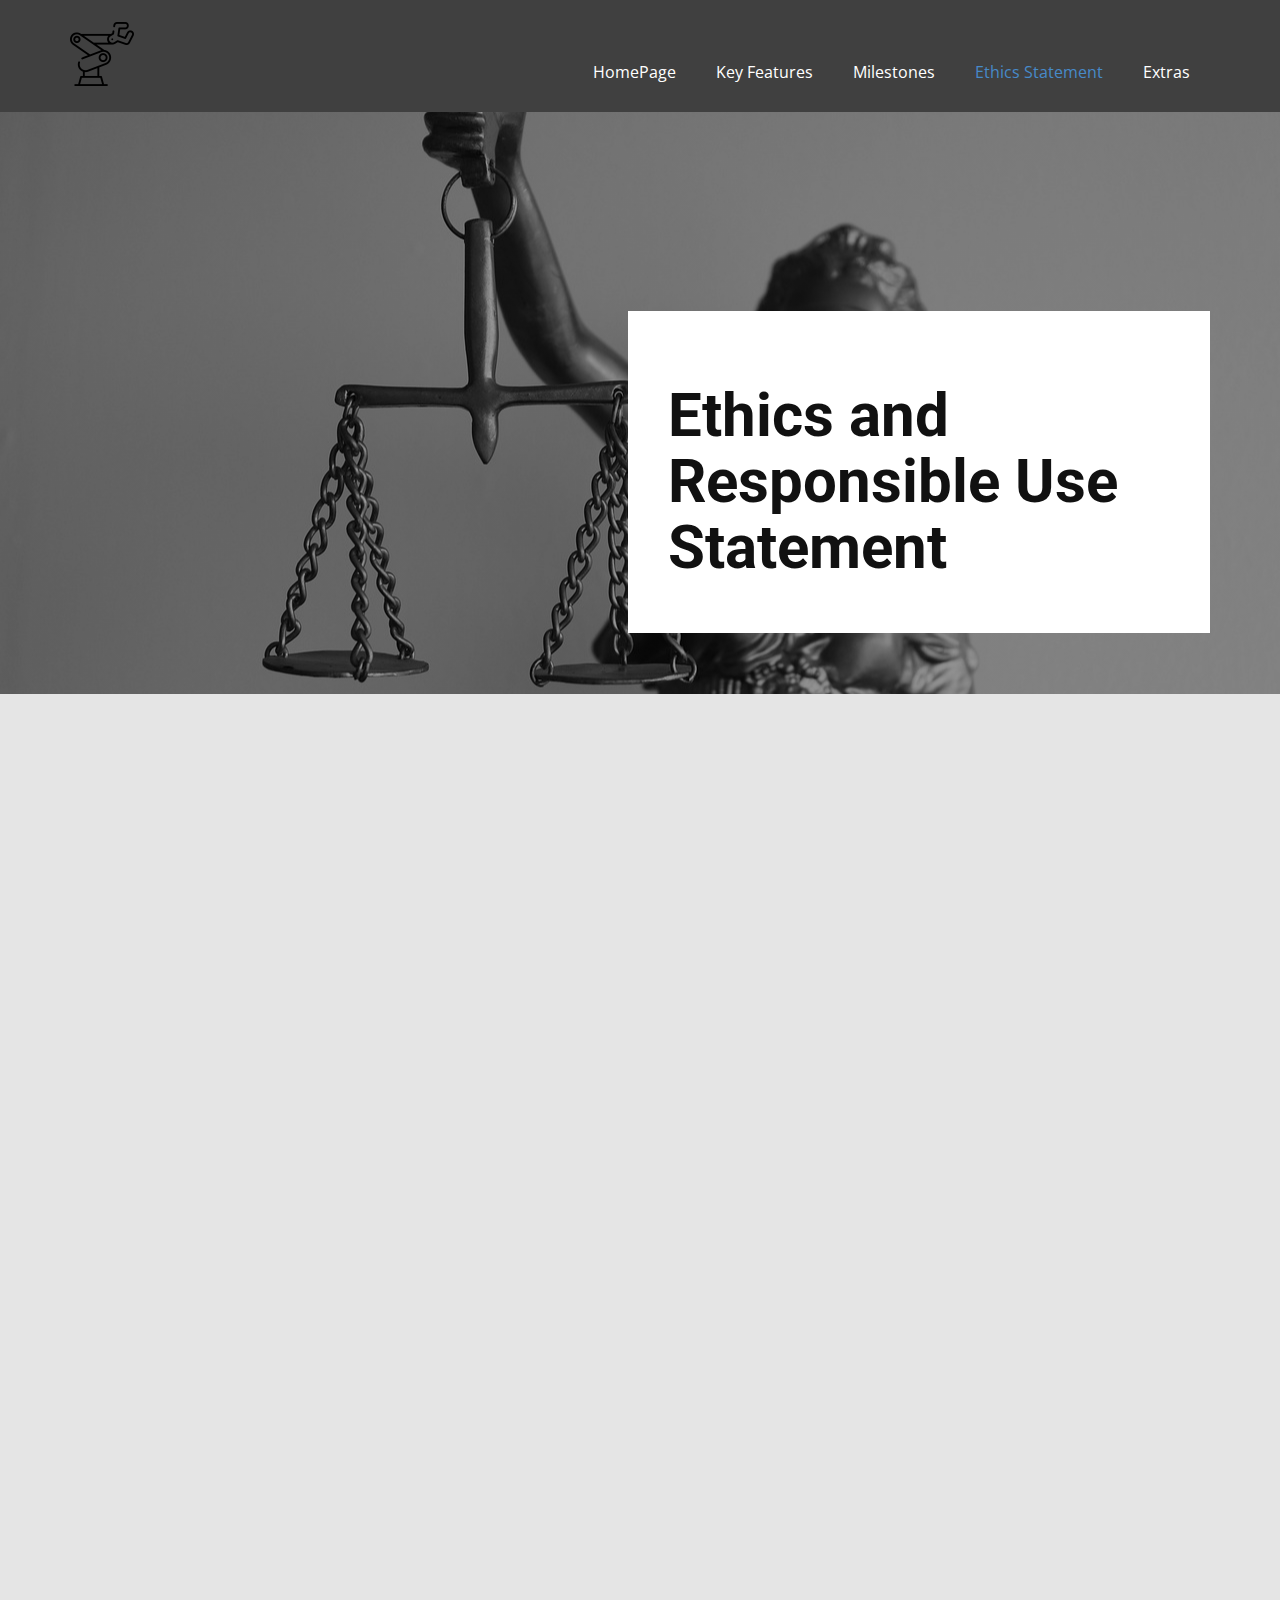
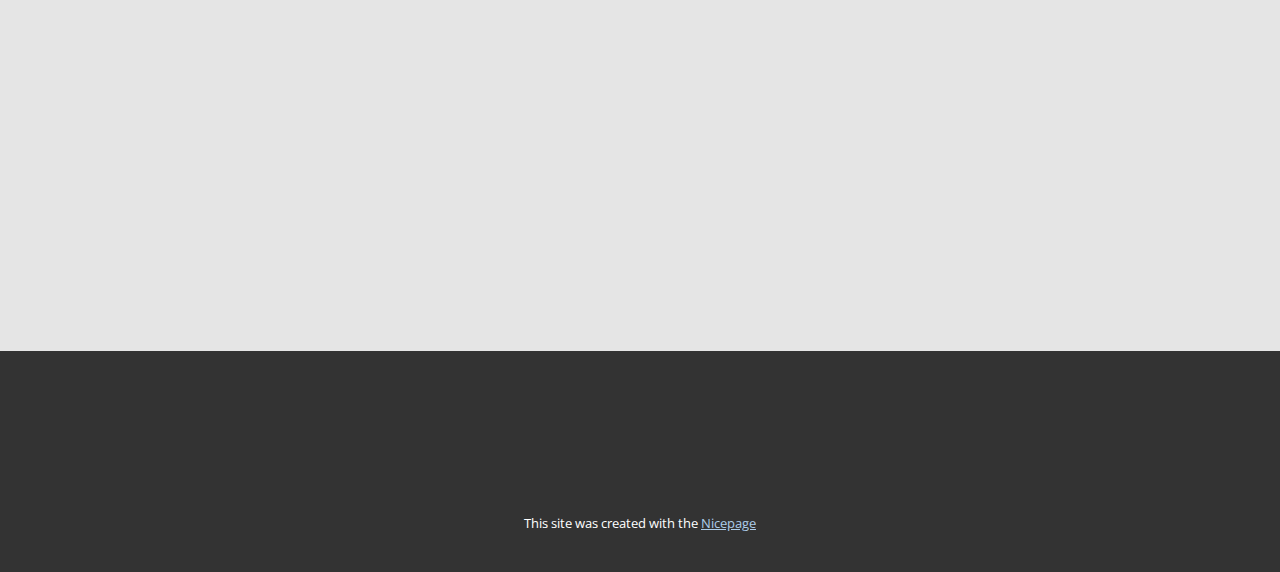
<file: Ethics-Statement.html>
<!DOCTYPE html>
<html style="font-size: 16px;" lang="en"><head>
    <meta name="viewport" content="width=device-width, initial-scale=1.0">
    <meta charset="utf-8">
    <meta name="keywords" content="Ethics and Responsible Use Statement​">
    <meta name="description" content="">
    <title>Ethics Statement</title>
    <link rel="stylesheet" href="nicepage.css" media="screen">
<link rel="stylesheet" href="Ethics-Statement.css" media="screen">
    <script class="u-script" type="text/javascript" src="jquery.js" defer=""></script>
    <script class="u-script" type="text/javascript" src="nicepage.js" defer=""></script>
    <meta name="generator" content="Nicepage 7.1.0, nicepage.com">
    <link id="u-theme-google-font" rel="stylesheet" href="https://fonts.googleapis.com/css?family=Roboto:100,100i,300,300i,400,400i,500,500i,700,700i,900,900i|Open+Sans:300,300i,400,400i,500,500i,600,600i,700,700i,800,800i">
    
    
    
    
    <script type="application/ld+json">{
		"@context": "http://schema.org",
		"@type": "Organization",
		"name": "",
		"logo": "images/3253587.png"
}</script>
    <meta name="theme-color" content="#478ac9">
    <meta property="og:title" content="Ethics Statement">
    <meta property="og:type" content="website">
  <meta data-intl-tel-input-cdn-path="intlTelInput/"></head>
  <body data-path-to-root="./" data-include-products="false" class="u-body u-xl-mode" data-lang="en"><header class="u-clearfix u-grey-75 u-header" id="sec-2ca1" data-animation-name="" data-animation-duration="0" data-animation-delay="0" data-animation-direction=""><div class="u-clearfix u-sheet u-sheet-1">
        <a href="#" class="u-image u-logo u-image-1" data-image-width="128" data-image-height="128">
          <img src="images/3253587.png" class="u-logo-image u-logo-image-1">
        </a>
        <nav class="u-menu u-menu-one-level u-offcanvas u-menu-1">
          <div class="menu-collapse" style="font-size: 1rem; letter-spacing: 0px;">
            <a class="u-button-style u-custom-left-right-menu-spacing u-custom-padding-bottom u-custom-top-bottom-menu-spacing u-hamburger-link u-nav-link u-text-active-palette-1-base u-text-hover-palette-2-base" href="#">
              <svg class="u-svg-link" viewBox="0 0 24 24"><use xlink:href="#menu-hamburger"></use></svg>
              <svg class="u-svg-content" version="1.1" id="menu-hamburger" viewBox="0 0 16 16" x="0px" y="0px" xmlns:xlink="http://www.w3.org/1999/xlink" xmlns="http://www.w3.org/2000/svg"><g><rect y="1" width="16" height="2"></rect><rect y="7" width="16" height="2"></rect><rect y="13" width="16" height="2"></rect>
</g></svg>
            </a>
          </div>
          <div class="u-nav-container">
            <ul class="u-nav u-unstyled u-nav-1"><li class="u-nav-item"><a class="u-button-style u-nav-link u-text-active-palette-1-base u-text-hover-palette-2-base" href="./" style="padding: 10px 20px;">HomePage</a>
</li><li class="u-nav-item"><a class="u-button-style u-nav-link u-text-active-palette-1-base u-text-hover-palette-2-base" href="Key-Features.html" style="padding: 10px 20px;">Key Features</a>
</li><li class="u-nav-item"><a class="u-button-style u-nav-link u-text-active-palette-1-base u-text-hover-palette-2-base" href="Milestones.html" style="padding: 10px 20px;">Milestones</a>
</li><li class="u-nav-item"><a class="u-button-style u-nav-link u-text-active-palette-1-base u-text-hover-palette-2-base" href="Ethics-Statement.html" style="padding: 10px 20px;">Ethics Statement</a>
</li><li class="u-nav-item"><a class="u-button-style u-nav-link u-text-active-palette-1-base u-text-hover-palette-2-base" href="Extras.html" style="padding: 10px 20px;">Extras</a>
</li></ul>
          </div>
          <div class="u-nav-container-collapse">
            <div class="u-black u-container-style u-inner-container-layout u-opacity u-opacity-95 u-sidenav">
              <div class="u-inner-container-layout u-sidenav-overflow">
                <div class="u-menu-close"></div>
                <ul class="u-align-center u-nav u-popupmenu-items u-unstyled u-nav-2"><li class="u-nav-item"><a class="u-button-style u-nav-link" href="./">HomePage</a>
</li><li class="u-nav-item"><a class="u-button-style u-nav-link" href="Key-Features.html">Key Features</a>
</li><li class="u-nav-item"><a class="u-button-style u-nav-link" href="Milestones.html">Milestones</a>
</li><li class="u-nav-item"><a class="u-button-style u-nav-link" href="Ethics-Statement.html">Ethics Statement</a>
</li><li class="u-nav-item"><a class="u-button-style u-nav-link" href="Extras.html">Extras</a>
</li></ul>
              </div>
            </div>
            <div class="u-black u-menu-overlay u-opacity u-opacity-70"></div>
          </div>
        </nav>
      </div></header>
    <section class="skrollable u-clearfix u-image u-shading u-uploaded-video u-section-1" id="carousel_c6ce" data-image-width="1280" data-image-height="853">
      <div class="u-clearfix u-sheet u-sheet-1">
        <div class="u-align-center u-container-align-center u-container-align-left u-container-style u-group u-white u-group-1" data-animation-name="customAnimationIn" data-animation-duration="1500" data-animation-delay="500">
          <div class="u-container-layout u-container-layout-1">
            <h1 class="u-align-left u-text u-text-1">Ethics and Responsible Use Statement </h1>
          </div>
        </div>
      </div>
    </section>
    <section class="u-clearfix u-grey-10 u-section-2" id="carousel_98f4">
      <div class="u-clearfix u-sheet u-sheet-1">
        <p class="u-align-left u-text u-text-1" data-animation-name="customAnimationIn" data-animation-duration="1500" data-animation-delay="250"><b style="">Potential Negative Societal Impact<br>
            <span style="font-weight: 400;">
              <br>The chess-play robot arm is designed to provide an engaging and interactive chess experience for the player to play against the algorithm. While the arm is equipped with safety features, such as a pressure sensor on the gripper to prevent excessive gripping force, responsible use is critical to ensure safety and prevent harm .<br>
              <br>The primary concern is the risk of physical harm caused by improper interaction with the robot during operation. This is to avoid repeat scenarios such as a chess robot breaking the finger of a seven year old opponent in a chess tournament in Moscow. (source: https://www.theguardian.com/sport/2022/jul/24/chess-robot-grabs-and-breaks-finger-of-seven-year-old-opponent-moscow)<br>
              <br>Although the WidowX-250, the arm which controls the chess pieces on the board, have safety mechanisms such as a grip sensor to avoid clenching any object too firmly (source:<a href="https://docs.trossenrobotics.com/interbotix_xsarms_docs/specifications/wx250s.html" class="u-active-none u-border-none u-btn u-button-style u-hover-none u-none u-text-palette-1-base u-btn-1"> https://docs.trossenrobotics.com/interbotix_xsarms_docs/specifications/wx250s.html</a>), users must adhere to the following guidelines to avoid injury.
            </span>
            <br>
            <br>#1 Avoid Direct Manipulation During Operation: <span style="font-weight: 400;">Users should never directly manipulate the robot arm or chess pieces while the robot is in motion. Interacting with the robot during operation increases the risk of injury. Moves should only be made when the robot arm is in its designated home position and the computer prompts the user for input.<br>
            </span>
            <br>#2 Do Not Interfere While the Robot is in Play: <span style="font-weight: 400;">Users must avoid touching the robot or moving any chess pieces when the robot is actively making a move. Interfering with the robot's operation can disrupt its programmed movements and lead to accidents.</span>
            <br>
            <br>Responsible Interaction Guidelines<br>
            <br>#1 Always ensure the robot arm has returned to its home position before making a move.<br>
            <br>#2 Never place hands or other objects near the robot arm while it is in motion.<br>
            <br>#3 Supervise children or individuals unfamiliar with robotics while they are interacting with the system.<br>
            <br>#4 Follow all setup and operation instructions provided in the user manual to ensure safe use.<br>
            <br>
            <span style="font-weight: 400;">By adhering to these guidelines, users can enjoy a safe and engaging experience with the chess-playing robot arm. Responsible use ensures that this innovative technology can be appreciated without unnecessary risks.<br>
            </span></b>
        </p>
      </div>
    </section>
    
    
    
    <footer class="u-align-center u-clearfix u-container-align-center u-footer u-grey-80 u-footer" id="sec-f3cd"><div class="u-clearfix u-sheet u-sheet-1"></div></footer>
    <section class="u-backlink u-clearfix u-grey-80">
      <p class="u-text">
        <span>This site was created with the </span>
        <a class="u-link" href="https://nicepage.com/" target="_blank" rel="nofollow">
          <span>Nicepage</span>
        </a>
      </p>
    </section>
  
</body></html>
</file>
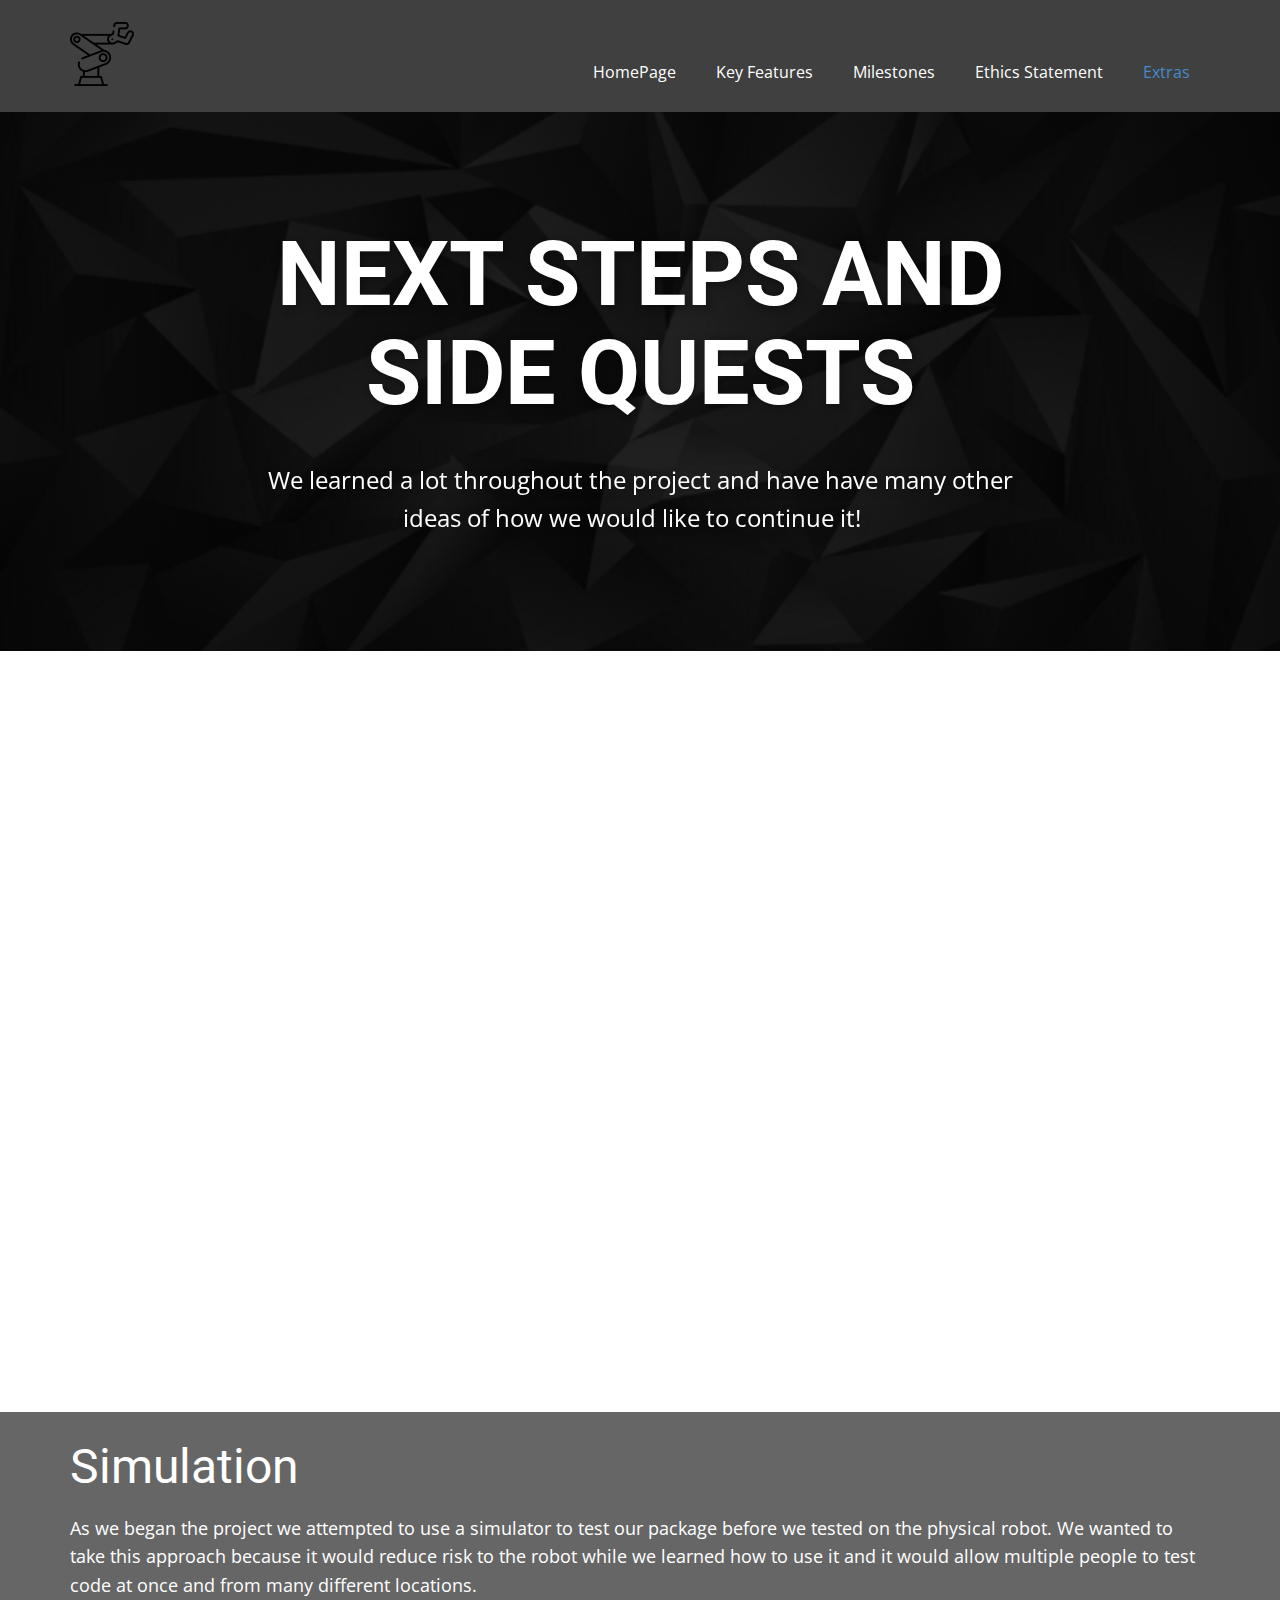
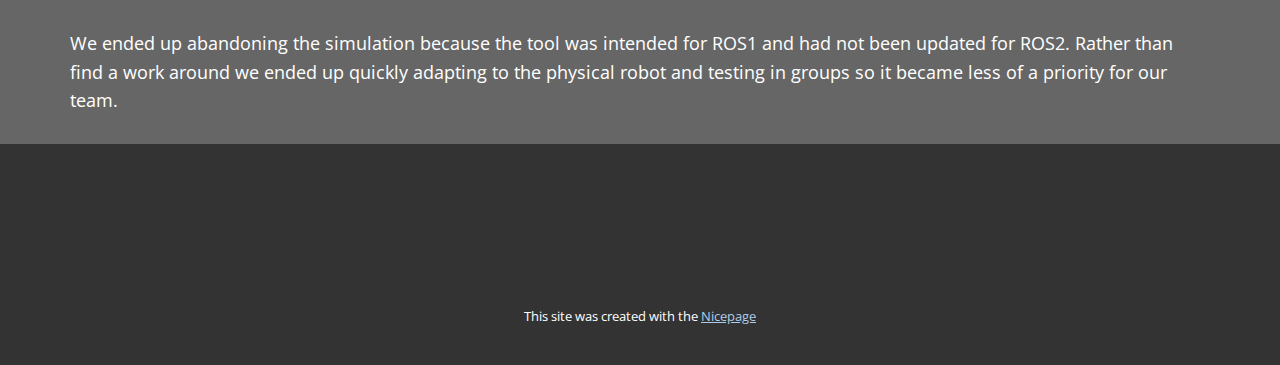
<file: Extras.html>
<!DOCTYPE html>
<html style="font-size: 16px;" lang="en"><head>
    <meta name="viewport" content="width=device-width, initial-scale=1.0">
    <meta charset="utf-8">
    <meta name="keywords" content="Next Steps and Side Quests​, ​The Stop Clock, Simulation ​">
    <meta name="description" content="">
    <title>Extras</title>
    <link rel="stylesheet" href="nicepage.css" media="screen">
<link rel="stylesheet" href="Extras.css" media="screen">
    <script class="u-script" type="text/javascript" src="jquery.js" defer=""></script>
    <script class="u-script" type="text/javascript" src="nicepage.js" defer=""></script>
    <meta name="generator" content="Nicepage 7.1.0, nicepage.com">
    <link id="u-theme-google-font" rel="stylesheet" href="https://fonts.googleapis.com/css?family=Roboto:100,100i,300,300i,400,400i,500,500i,700,700i,900,900i|Open+Sans:300,300i,400,400i,500,500i,600,600i,700,700i,800,800i">
    
    
    
    
    
    <script type="application/ld+json">{
		"@context": "http://schema.org",
		"@type": "Organization",
		"name": "",
		"logo": "images/3253587.png"
}</script>
    <meta name="theme-color" content="#478ac9">
    <meta property="og:title" content="Extras">
    <meta property="og:type" content="website">
  <meta data-intl-tel-input-cdn-path="intlTelInput/"></head>
  <body data-path-to-root="./" data-include-products="false" class="u-body u-xl-mode" data-lang="en"><header class="u-clearfix u-grey-75 u-header" id="sec-2ca1" data-animation-name="" data-animation-duration="0" data-animation-delay="0" data-animation-direction=""><div class="u-clearfix u-sheet u-sheet-1">
        <a href="#" class="u-image u-logo u-image-1" data-image-width="128" data-image-height="128">
          <img src="images/3253587.png" class="u-logo-image u-logo-image-1">
        </a>
        <nav class="u-menu u-menu-one-level u-offcanvas u-menu-1">
          <div class="menu-collapse" style="font-size: 1rem; letter-spacing: 0px;">
            <a class="u-button-style u-custom-left-right-menu-spacing u-custom-padding-bottom u-custom-top-bottom-menu-spacing u-hamburger-link u-nav-link u-text-active-palette-1-base u-text-hover-palette-2-base" href="#">
              <svg class="u-svg-link" viewBox="0 0 24 24"><use xlink:href="#menu-hamburger"></use></svg>
              <svg class="u-svg-content" version="1.1" id="menu-hamburger" viewBox="0 0 16 16" x="0px" y="0px" xmlns:xlink="http://www.w3.org/1999/xlink" xmlns="http://www.w3.org/2000/svg"><g><rect y="1" width="16" height="2"></rect><rect y="7" width="16" height="2"></rect><rect y="13" width="16" height="2"></rect>
</g></svg>
            </a>
          </div>
          <div class="u-nav-container">
            <ul class="u-nav u-unstyled u-nav-1"><li class="u-nav-item"><a class="u-button-style u-nav-link u-text-active-palette-1-base u-text-hover-palette-2-base" href="./" style="padding: 10px 20px;">HomePage</a>
</li><li class="u-nav-item"><a class="u-button-style u-nav-link u-text-active-palette-1-base u-text-hover-palette-2-base" href="Key-Features.html" style="padding: 10px 20px;">Key Features</a>
</li><li class="u-nav-item"><a class="u-button-style u-nav-link u-text-active-palette-1-base u-text-hover-palette-2-base" href="Milestones.html" style="padding: 10px 20px;">Milestones</a>
</li><li class="u-nav-item"><a class="u-button-style u-nav-link u-text-active-palette-1-base u-text-hover-palette-2-base" href="Ethics-Statement.html" style="padding: 10px 20px;">Ethics Statement</a>
</li><li class="u-nav-item"><a class="u-button-style u-nav-link u-text-active-palette-1-base u-text-hover-palette-2-base" href="Extras.html" style="padding: 10px 20px;">Extras</a>
</li></ul>
          </div>
          <div class="u-nav-container-collapse">
            <div class="u-black u-container-style u-inner-container-layout u-opacity u-opacity-95 u-sidenav">
              <div class="u-inner-container-layout u-sidenav-overflow">
                <div class="u-menu-close"></div>
                <ul class="u-align-center u-nav u-popupmenu-items u-unstyled u-nav-2"><li class="u-nav-item"><a class="u-button-style u-nav-link" href="./">HomePage</a>
</li><li class="u-nav-item"><a class="u-button-style u-nav-link" href="Key-Features.html">Key Features</a>
</li><li class="u-nav-item"><a class="u-button-style u-nav-link" href="Milestones.html">Milestones</a>
</li><li class="u-nav-item"><a class="u-button-style u-nav-link" href="Ethics-Statement.html">Ethics Statement</a>
</li><li class="u-nav-item"><a class="u-button-style u-nav-link" href="Extras.html">Extras</a>
</li></ul>
              </div>
            </div>
            <div class="u-black u-menu-overlay u-opacity u-opacity-70"></div>
          </div>
        </nav>
      </div></header>
    <section class="skrollable skrollable-between u-align-center u-clearfix u-container-align-center u-image u-shading u-section-1" id="carousel_c45d" src="" data-image-width="723" data-image-height="361">
      <div class="u-clearfix u-sheet u-valign-middle u-sheet-1">
        <h1 class="u-align-center u-text u-text-1" data-animation-name="customAnimationIn" data-animation-duration="1500">Next Steps and Side Quests </h1>
        <p class="u-align-center u-large-text u-text u-text-variant u-text-2" data-animation-name="customAnimationIn" data-animation-duration="1500" data-animation-delay="250">We learned a lot throughout the project and have have many other ideas of how we would like to continue it!&nbsp; &nbsp;</p>
      </div>
      <style data-mode="XXL">@media (max-width: 0px) {
   .u-section-1 {
    background-image: linear-gradient(0deg, rgba(0, 0, 0, 0.45), rgba(0, 0, 0, 0.45)), url('images/medium-shot-man-getting-haircut2-min.jpg');
    background-position: 50% 50%, 50% 50%;
    background-size: cover, cover;
  }
  .u-section-1 .u-sheet-1 {
    min-height: 792px;
  }
  .u-section-1 .u-text-1 {
    text-shadow: 2px 2px 8px rgba(0,0,0,0.4);
    --animation-custom_in-translate_x: 0px;
    --animation-custom_in-translate_y: -300px;
    --animation-custom_in-opacity: 0;
    --animation-custom_in-rotate: 0deg;
    --animation-custom_in-scale: 0.3;
    font-size: 5.625rem;
    text-transform: uppercase;
    font-weight: 700;
    width: 795px;
    margin-top: 60px;
    margin-left: auto;
    margin-right: auto;
    margin-bottom: 0;
  }
  .u-section-1 .u-text-2 {
    text-shadow: 2px 2px 8px rgba(0,0,0,0.4);
    --animation-custom_in-translate_x: 0px;
    --animation-custom_in-translate_y: 0px;
    --animation-custom_in-opacity: 0;
    --animation-custom_in-rotate: 0deg;
    --animation-custom_in-scale: 0.3;
    width: 795px;
    margin-top: 30px;
    margin-left: auto;
    margin-right: auto;
    margin-bottom: 0;
  }
  .u-block-dfd9-10 {
    text-transform: uppercase;
    font-weight: 700;
    letter-spacing: 2px;
    font-size: 1rem;
    background-image: none;
    --animation-custom_in-translate_x: 0px;
    --animation-custom_in-translate_y: 300px;
    --animation-custom_in-opacity: 0;
    --animation-custom_in-rotate: 0deg;
    --animation-custom_in-scale: 1;
    margin-top: 45px;
    margin-left: auto;
    margin-right: auto;
    margin-bottom: 0;
    padding-top: 18px;
    padding-right: 42px;
    padding-bottom: 18px;
    padding-left: 41px;
  }
  .u-block-dfd9-40 {
    --animation-custom_in-translate_x: 0px;
    --animation-custom_in-translate_y: 300px;
    --animation-custom_in-opacity: 0;
    --animation-custom_in-rotate: 0deg;
    --animation-custom_in-scale: 0.3;
    margin-top: 45px;
    margin-left: auto;
    margin-right: auto;
    margin-bottom: 60px;
  }
  .u-block-dfd9-41 {
    background-image: none;
    border-style: solid;
    margin-left: auto;
    padding-top: 0;
    padding-bottom: 0;
    padding-left: 0;
    padding-right: 0;
  }
}</style>
    </section>
    <section class="u-clearfix u-container-align-center u-white u-section-2" id="carousel_d1a8">
      <div class="u-clearfix u-sheet u-sheet-1">
        <div class="data-layout-selected u-clearfix u-expanded-width u-layout-wrap u-layout-wrap-1">
          <div class="u-layout">
            <div class="u-layout-row">
              <div class="u-container-style u-layout-cell u-shape-rectangle u-size-32-lg u-size-32-xl u-size-60-md u-size-60-sm u-size-60-xs u-layout-cell-1" data-animation-name="customAnimationIn" data-animation-duration="1500" data-animation-delay="500">
                <div class="u-container-layout u-valign-top u-container-layout-1">
                  <h2 class="u-text u-text-1"> The Stop Clock&nbsp;</h2>
                  <img class="u-expanded-width u-image u-image-default u-image-1" src="images/WhatsAppImage2024-12-18at4.13.33AM.jpeg" alt="" data-image-width="900" data-image-height="1600" data-animation-name="customAnimationIn" data-animation-duration="2000" data-animation-delay="0">
                </div>
              </div>
              <div class="u-align-left u-container-align-left u-container-style u-layout-cell u-shape-rectangle u-size-28-lg u-size-28-xl u-size-60-md u-size-60-sm u-size-60-xs u-layout-cell-2" data-animation-name="customAnimationIn" data-animation-duration="1500" data-animation-delay="100">
                <div class="u-container-layout u-container-layout-2">
                  <p class="u-align-left u-text u-text-2">In order to make a more interactive experience we wanted to remove any interaction with a laptop in our final version. The ​final product was one that was able to identify the human player's move with just machine vision but needed to be prompted by terminal input to look at the board before and after the move.&nbsp;<br>
                    <br>We considered building a stop clock that was capable of sending information via serial to bot.py. This way once a player ended their turn they could press the button on the stop clock as they would in chess and the chess-bot would be prompted to look at the board.&nbsp;<br>
                    <br>Unfortunately, one of the major components of the clock was damaged and we were unable to finish it before our "demo day"
                  </p>
                </div>
              </div>
            </div>
          </div>
        </div>
      </div>
    </section>
    <section class="u-clearfix u-grey-60 u-section-3" id="sec-9a42">
      <div class="u-clearfix u-sheet u-valign-middle u-sheet-1">
        <h2 class="u-text u-text-default u-text-1">Simulation </h2>
        <p class="u-text u-text-default u-text-2">As we began the project we attempted to use a simulator to test our package before we tested on the physical robot. We wanted to take this approach because it would reduce risk to the robot ​while we learned how to use it and it would allow multiple people to test code at once and from many different locations.<br>
          <br>We ended up abandoning the simulation because the tool was intended for ROS1 and had not been updated for ROS2. Rather than find a work around we ended up quickly adapting to the physical robot and testing in groups so it became less of a priority for our team.&nbsp;
        </p>
      </div>
    </section>
    
    
    
    <footer class="u-align-center u-clearfix u-container-align-center u-footer u-grey-80 u-footer" id="sec-f3cd"><div class="u-clearfix u-sheet u-sheet-1"></div></footer>
    <section class="u-backlink u-clearfix u-grey-80">
      <p class="u-text">
        <span>This site was created with the </span>
        <a class="u-link" href="https://nicepage.com/" target="_blank" rel="nofollow">
          <span>Nicepage</span>
        </a>
      </p>
    </section>
  
</body></html>
</file>
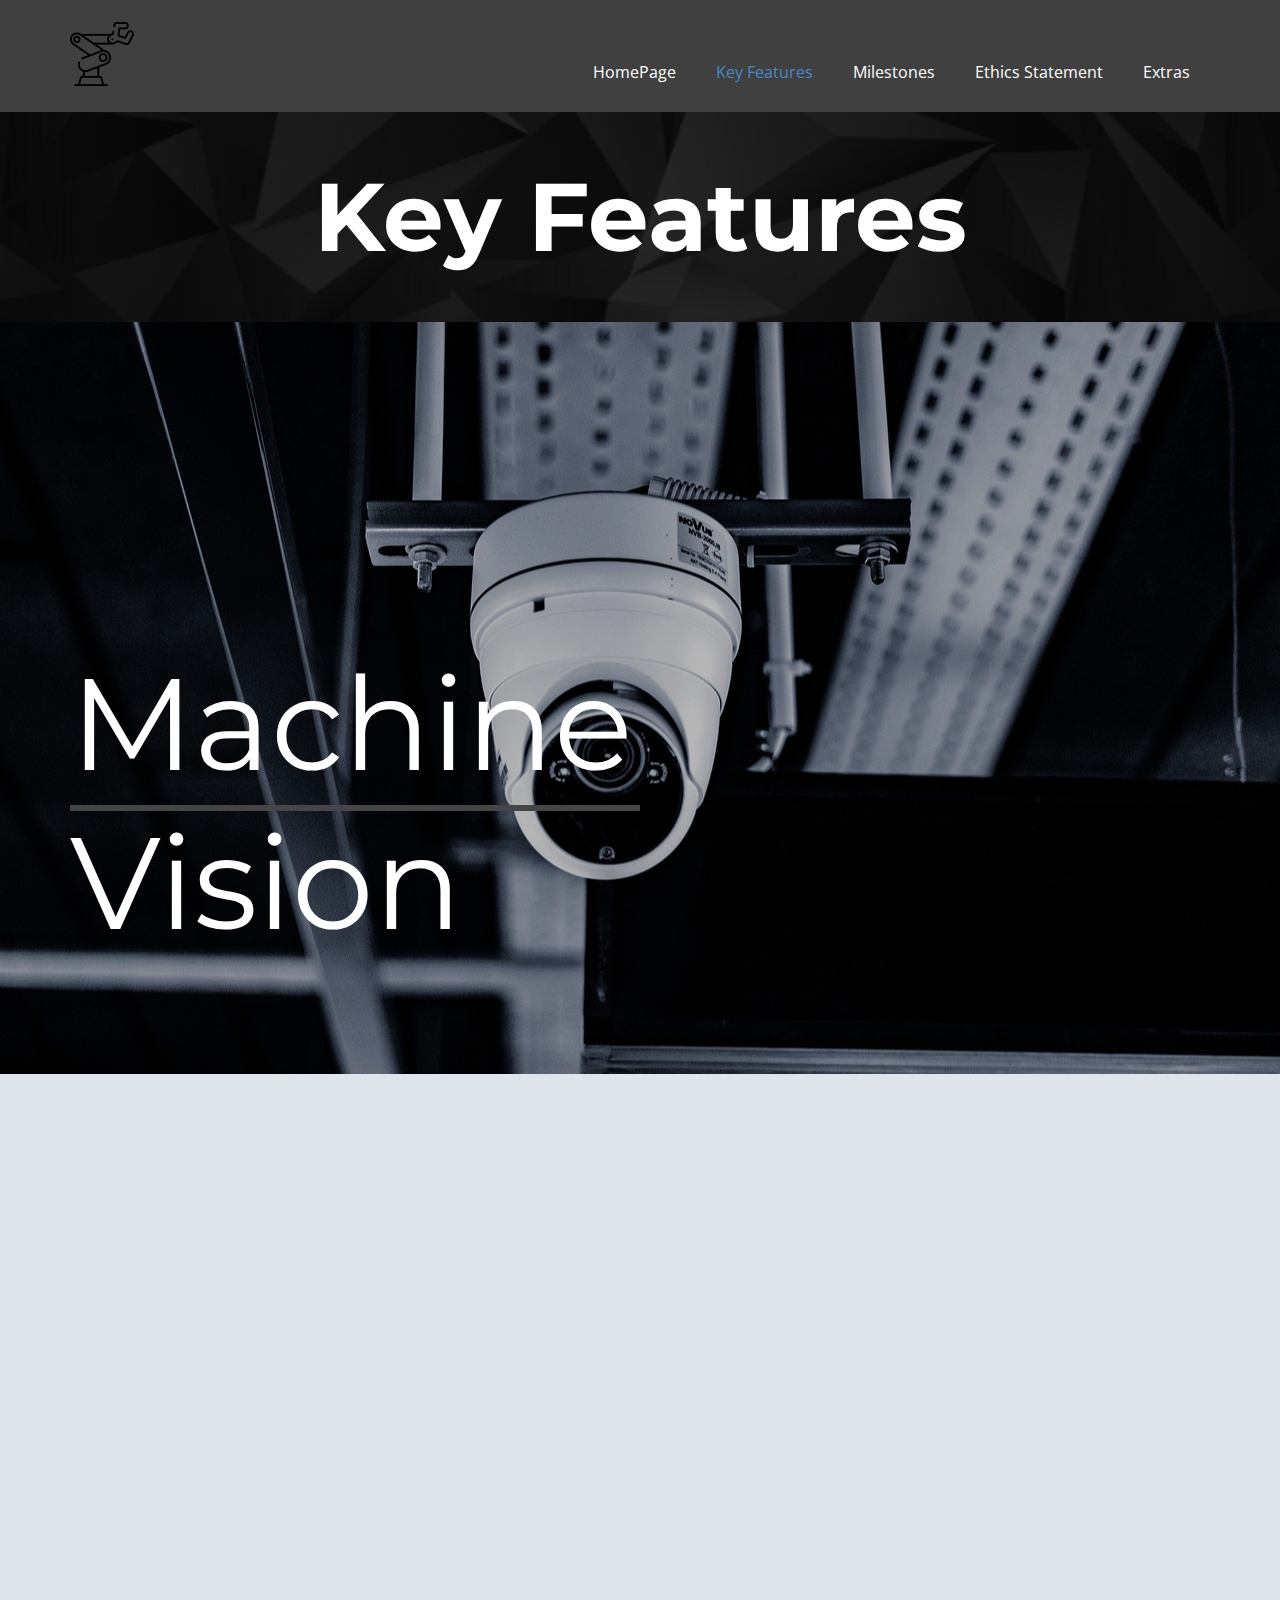
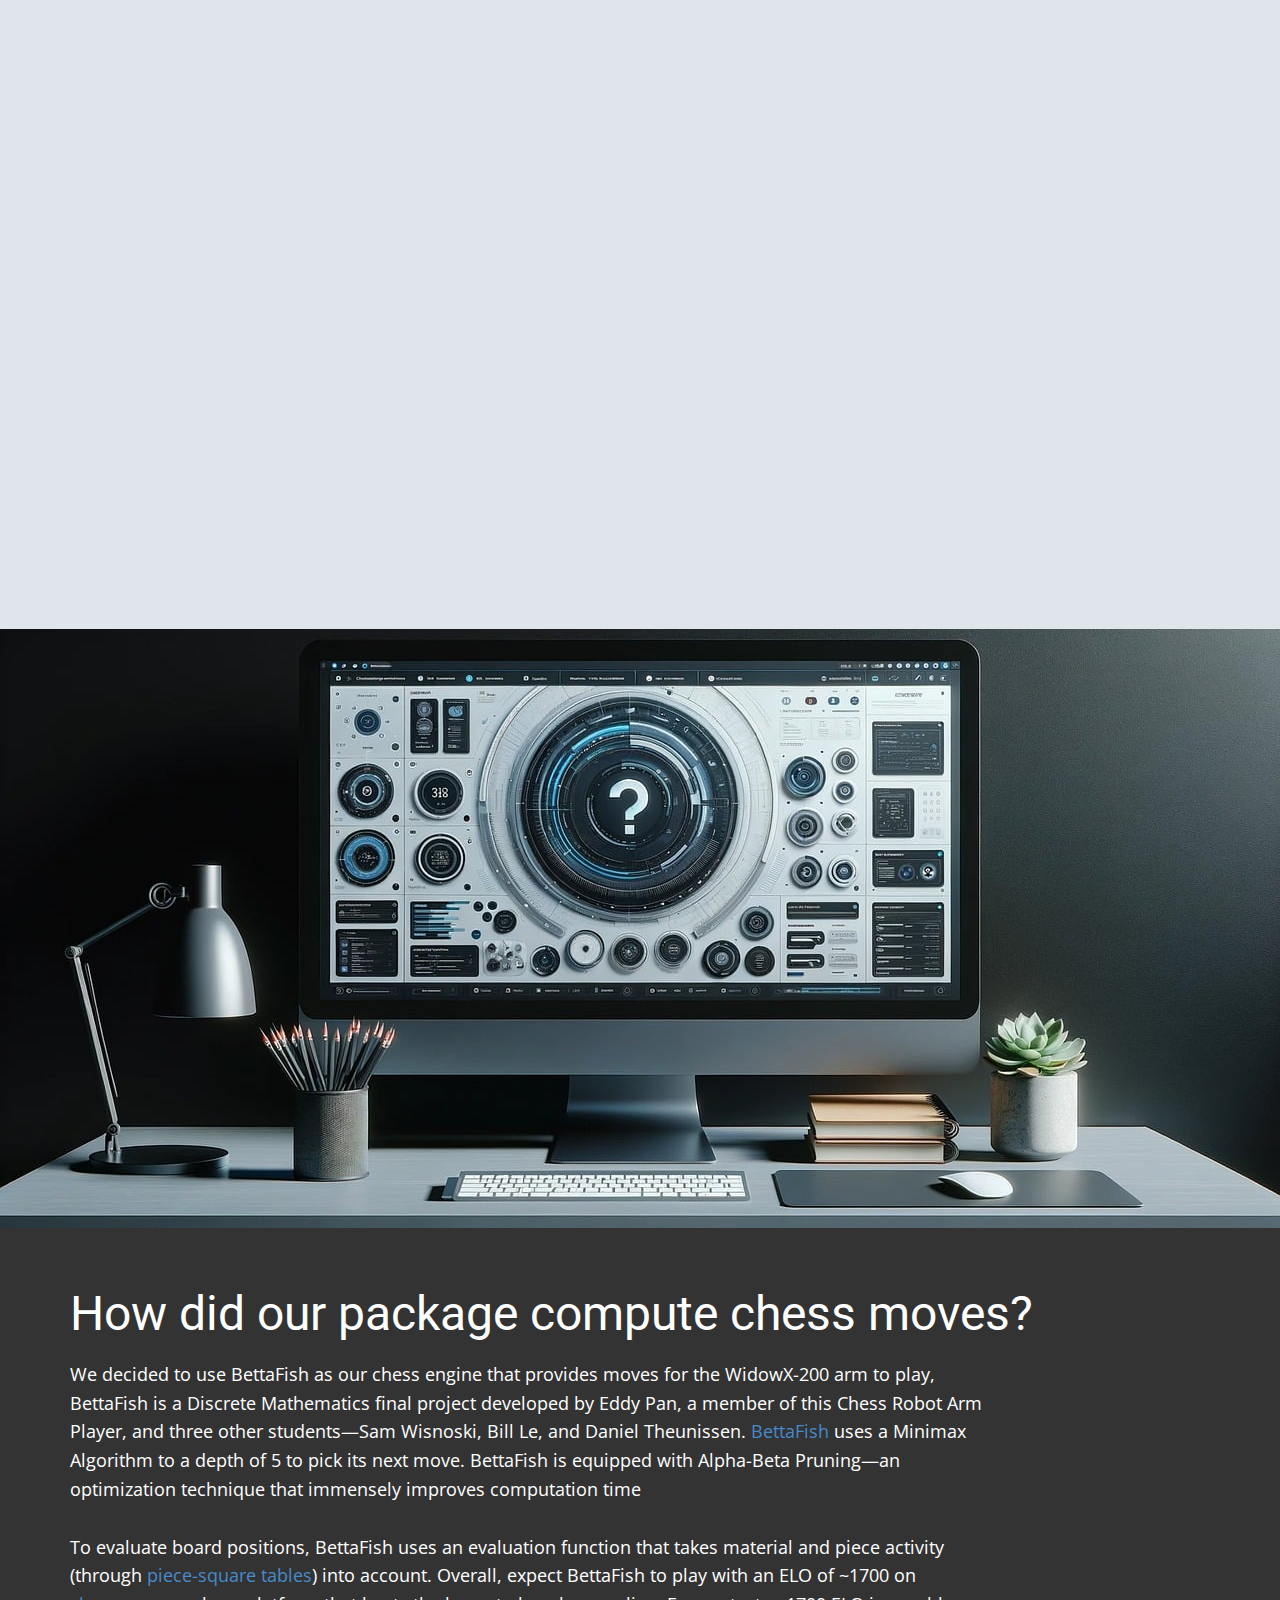
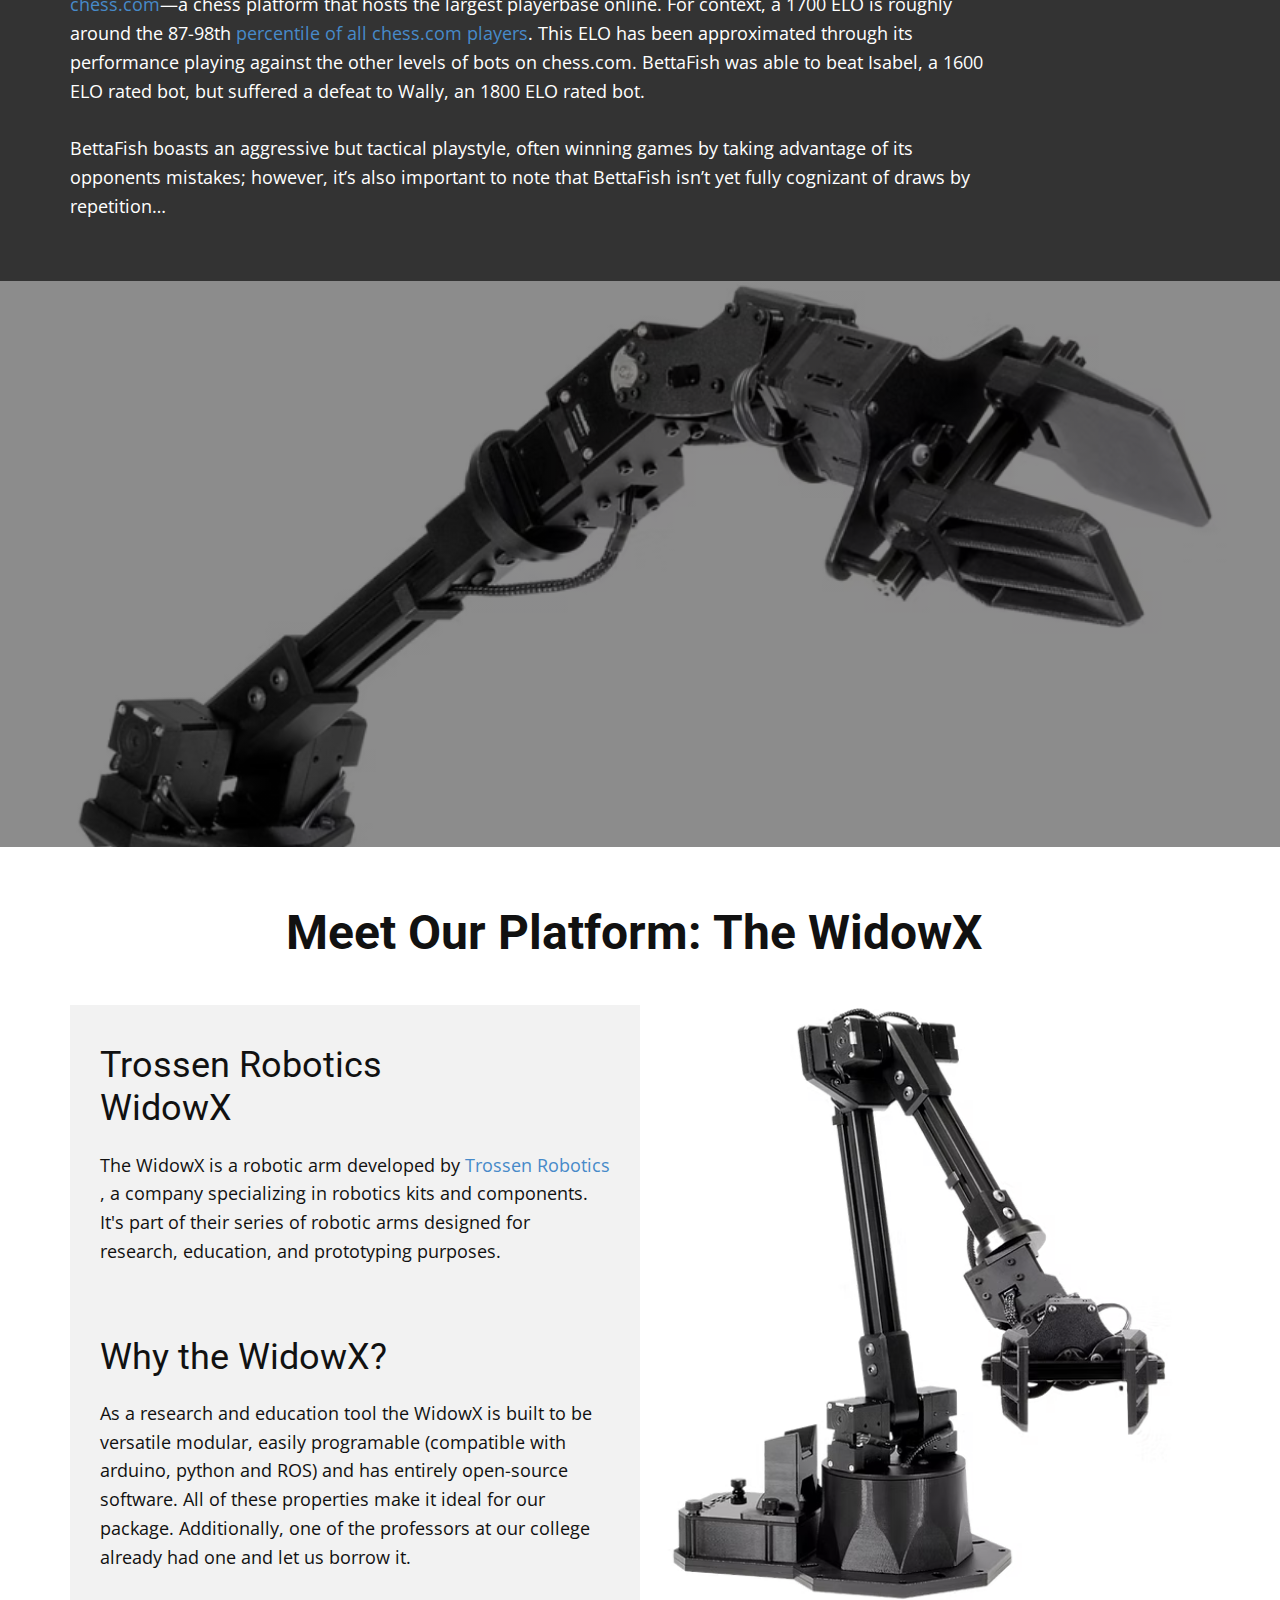
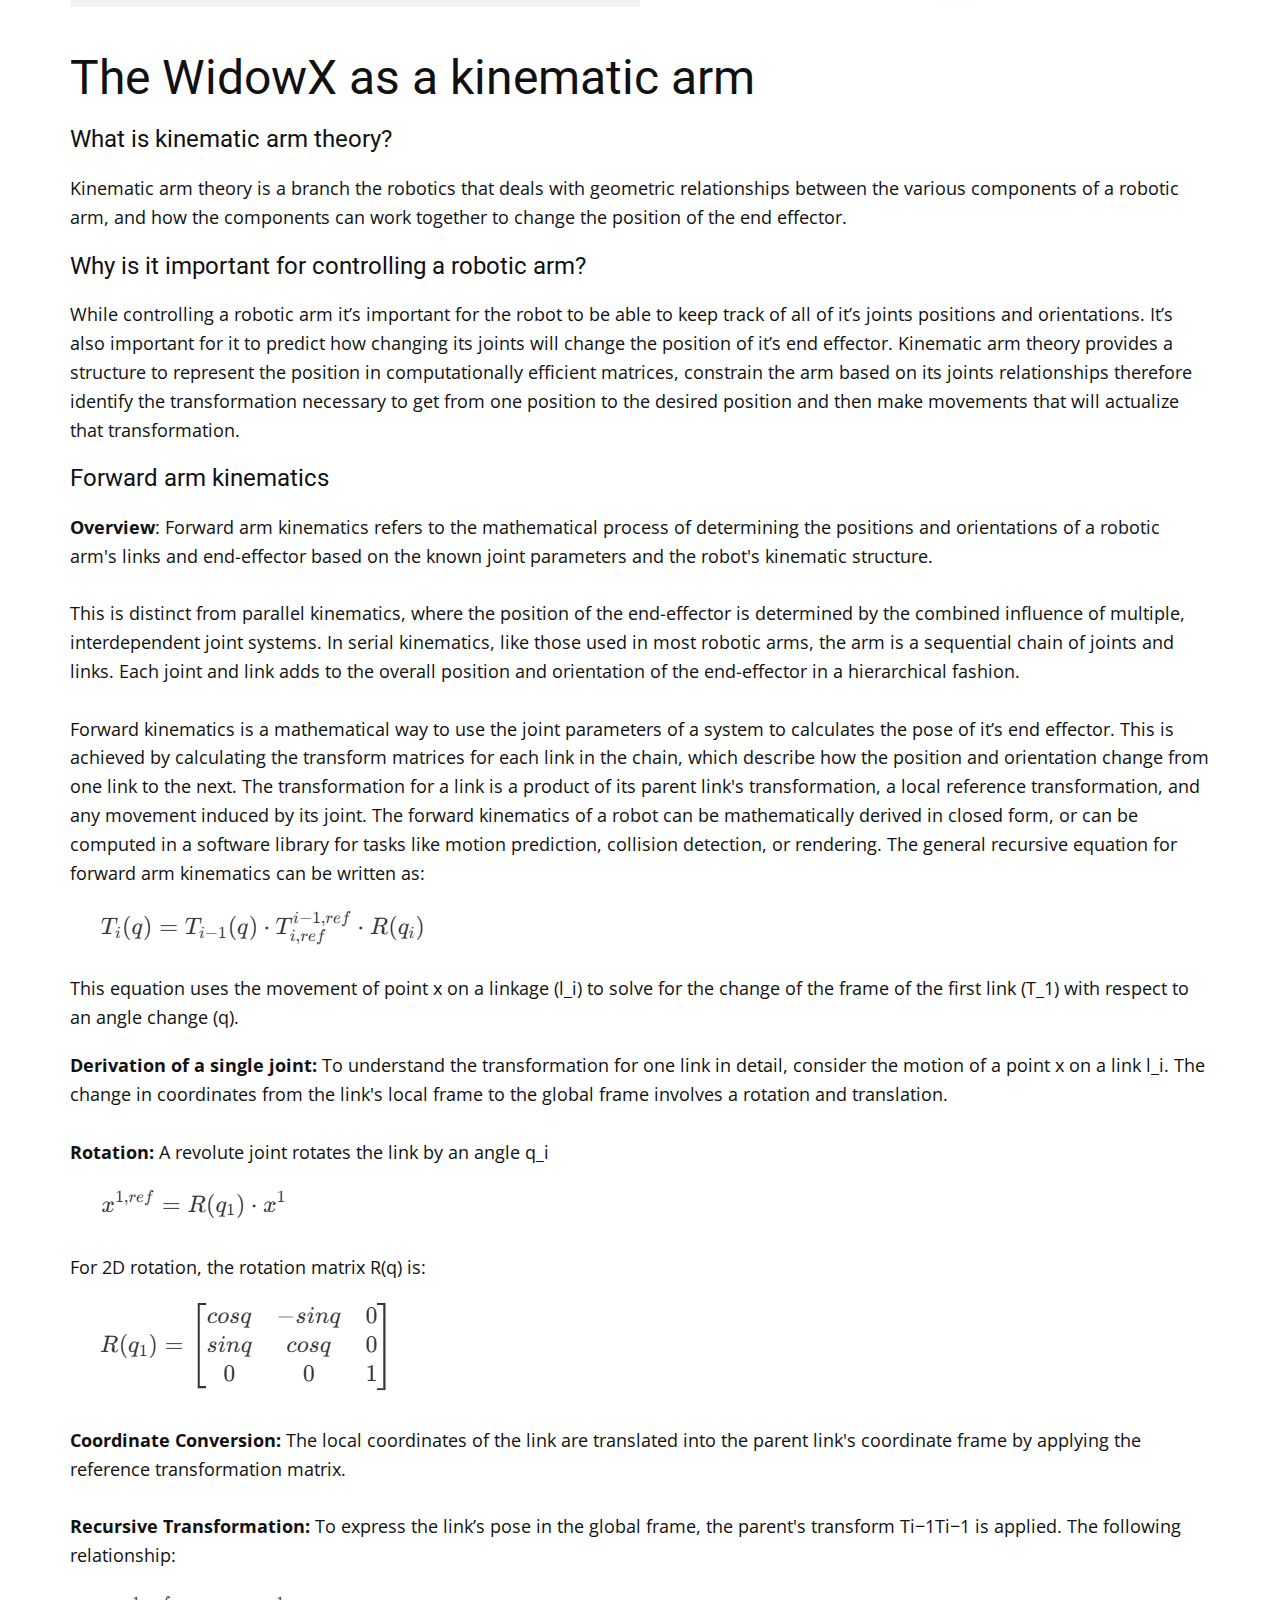
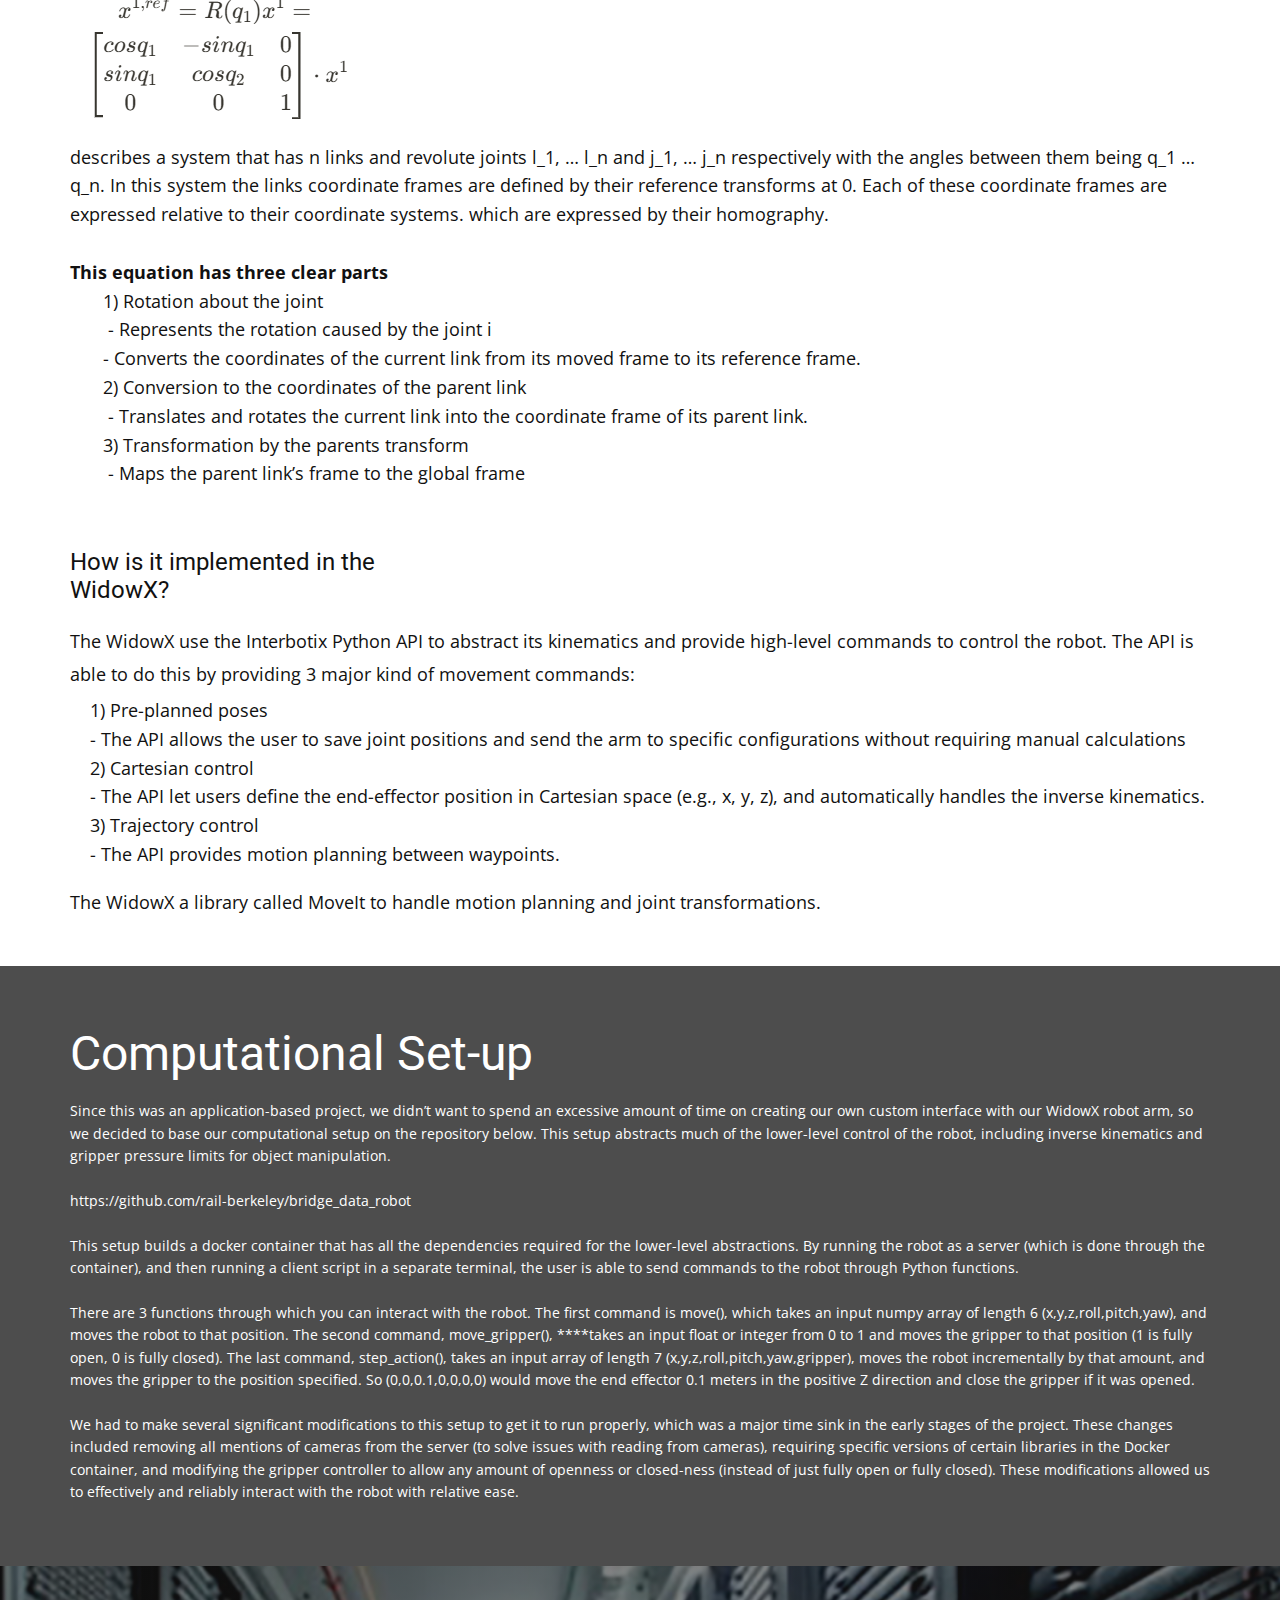
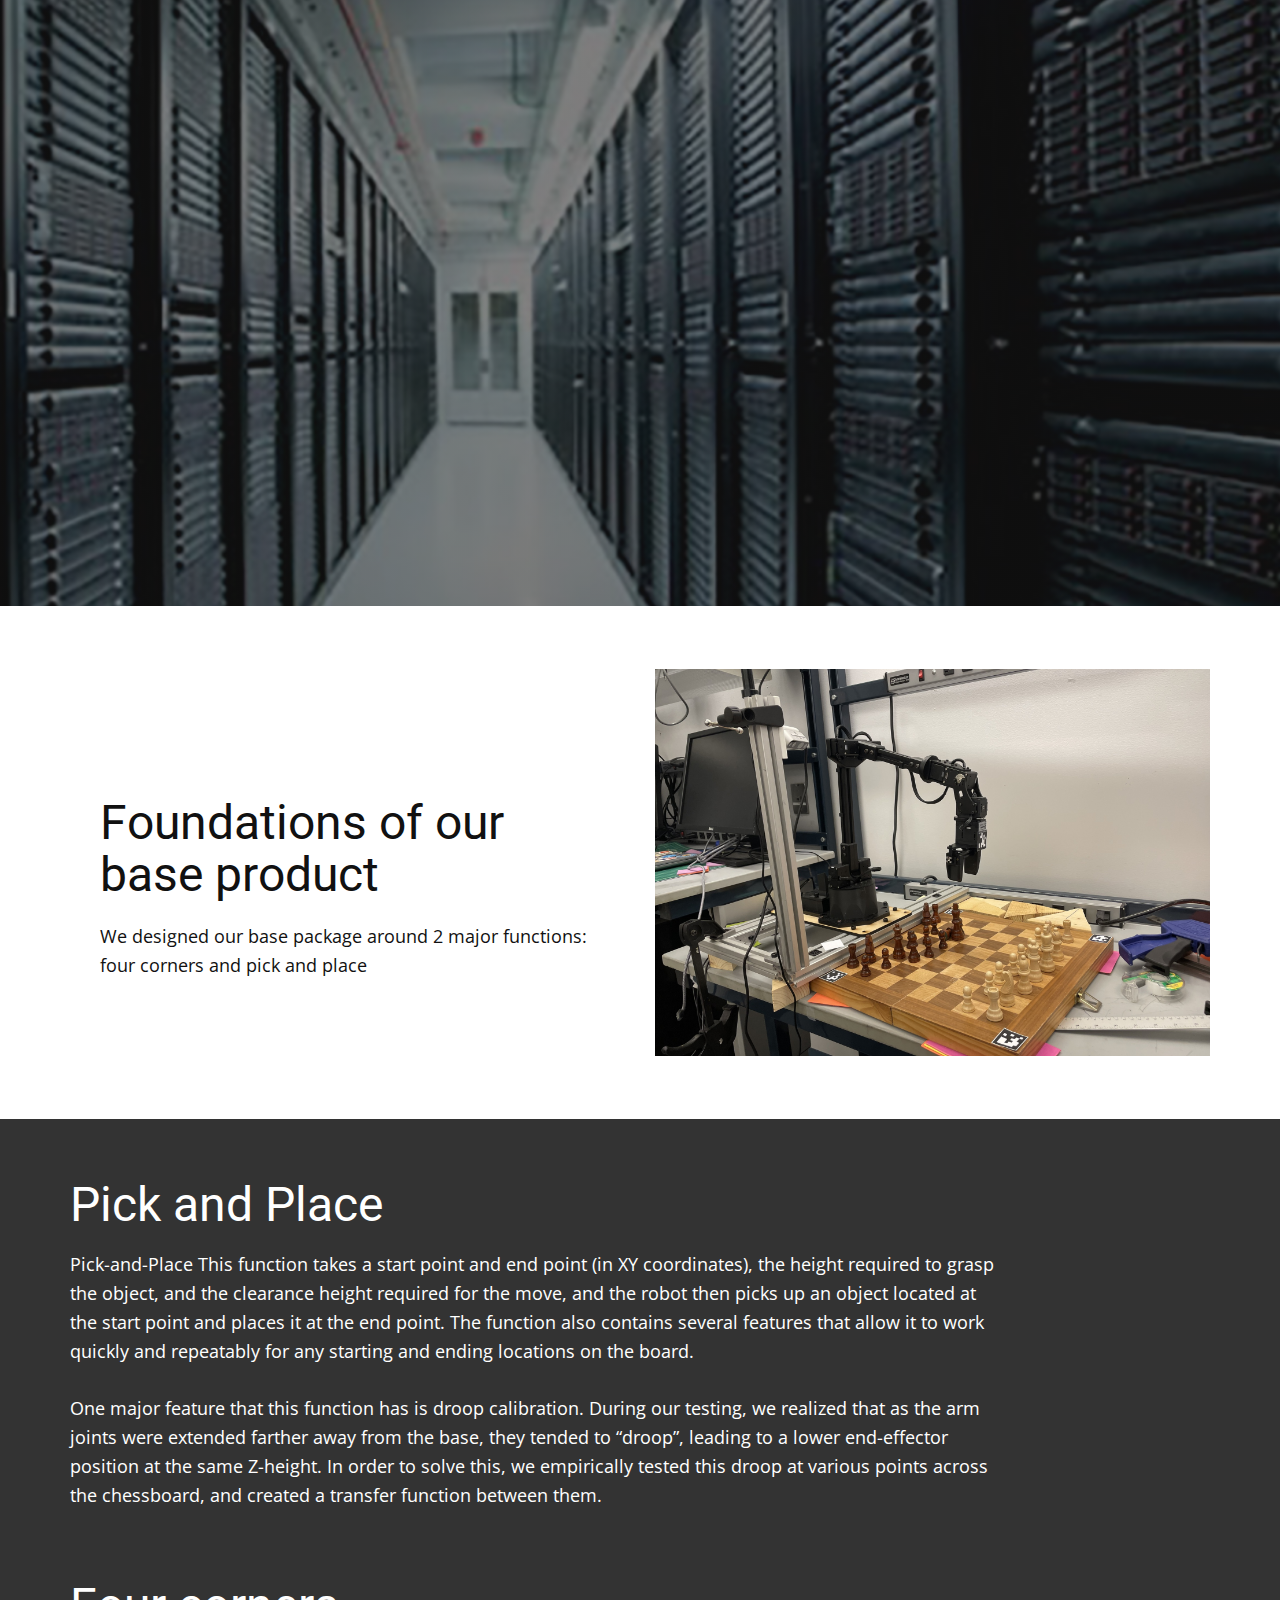
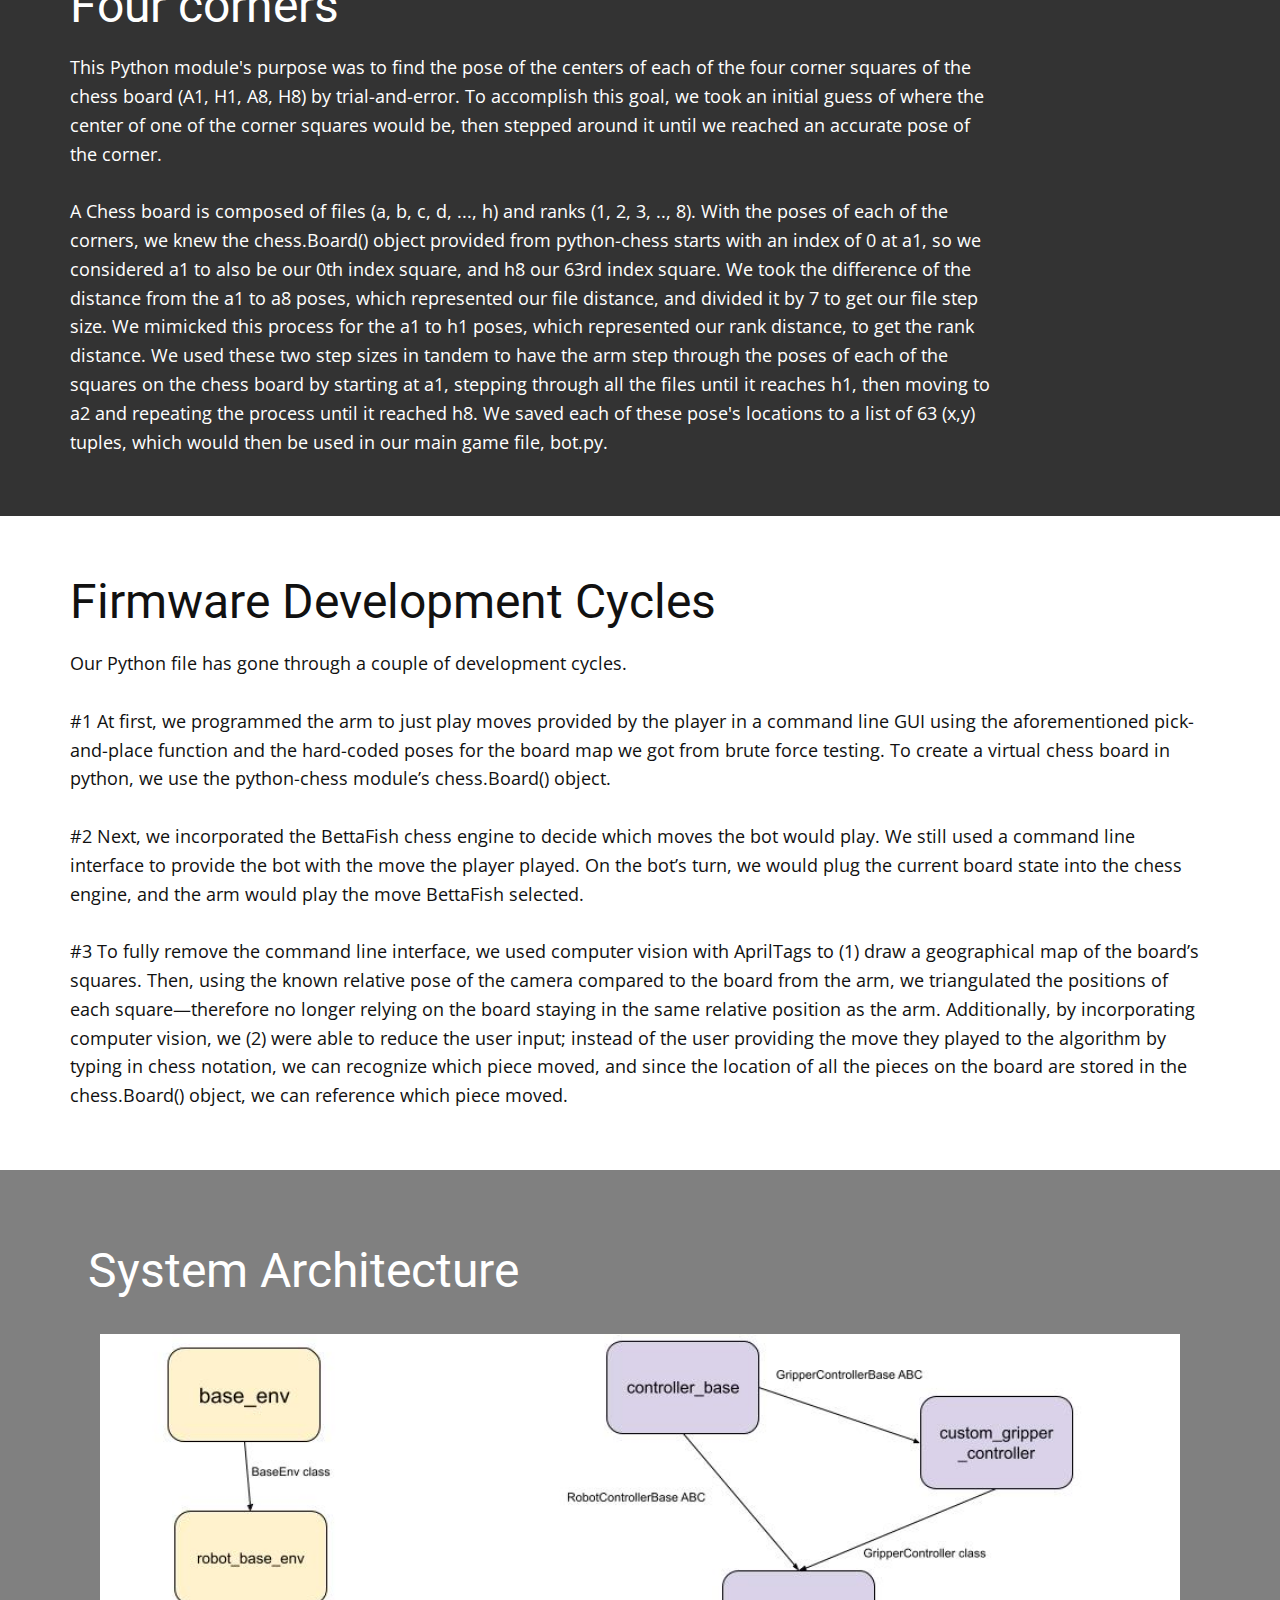
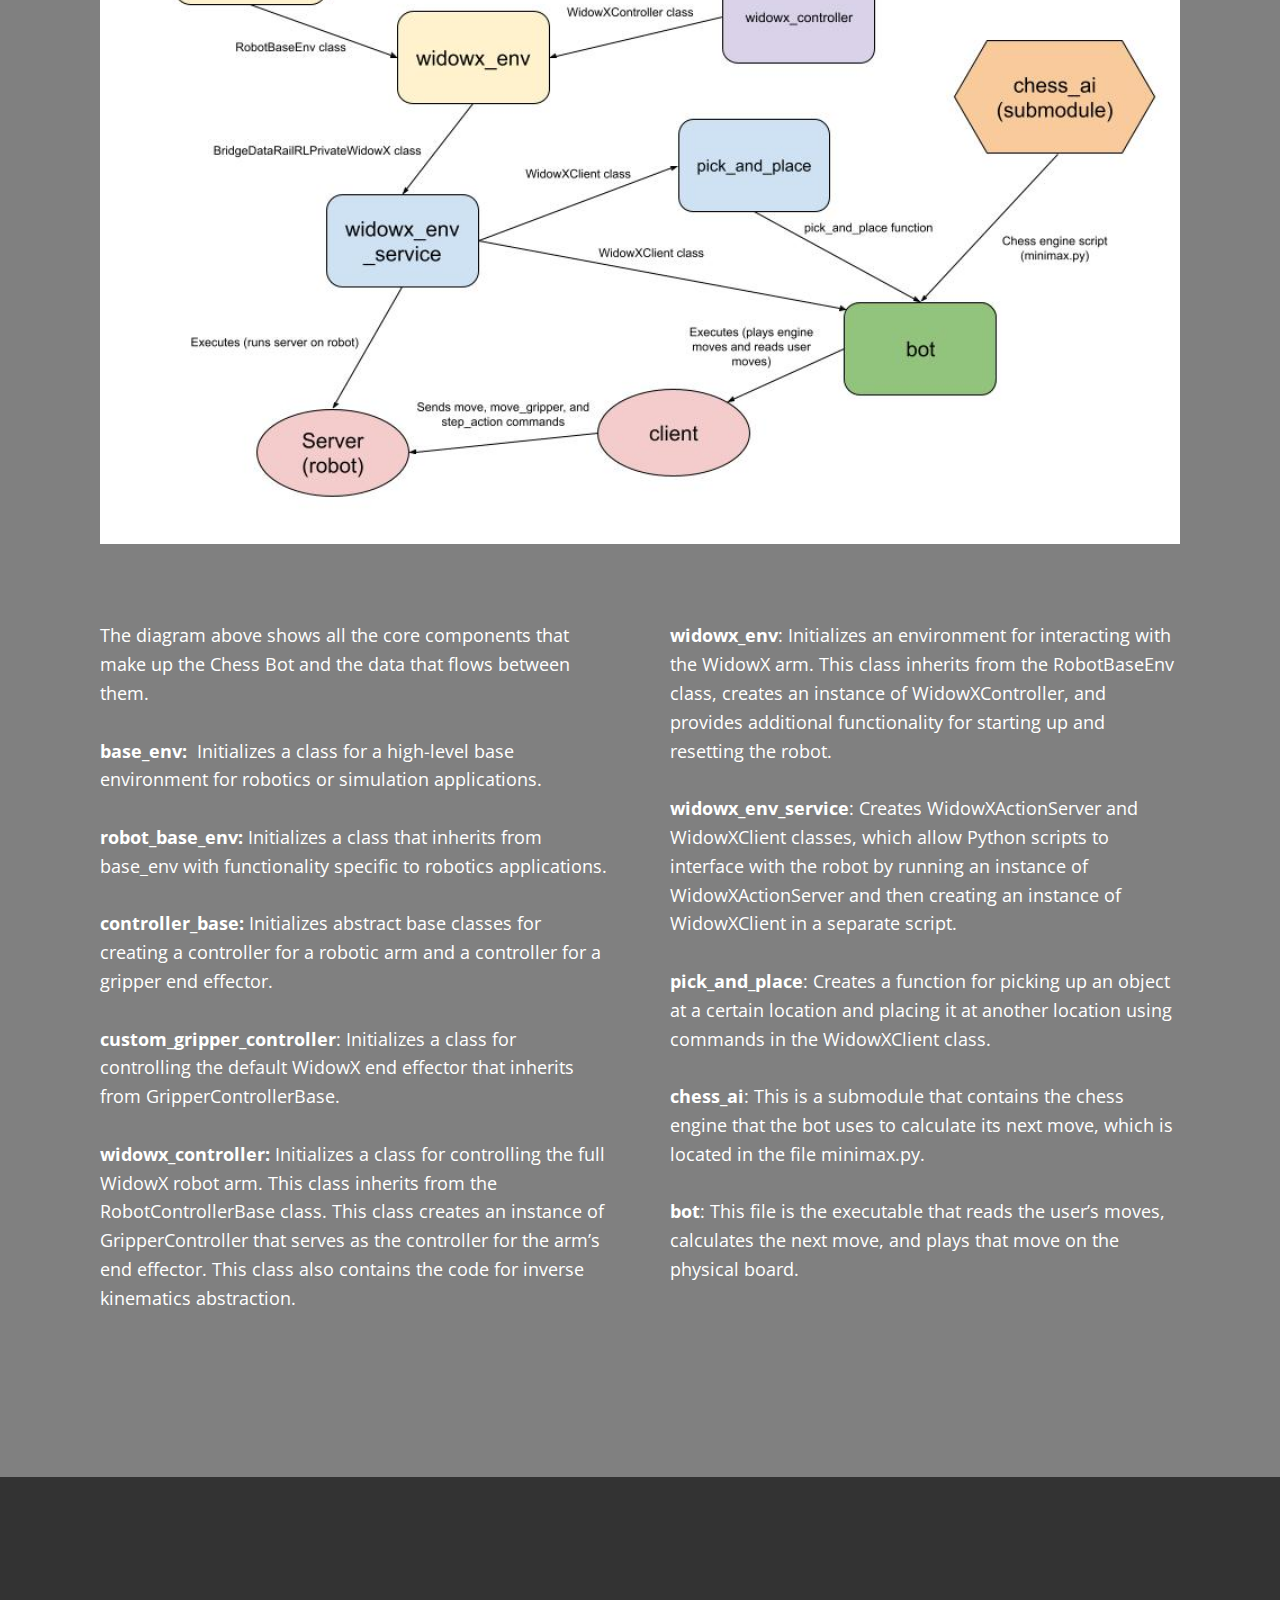
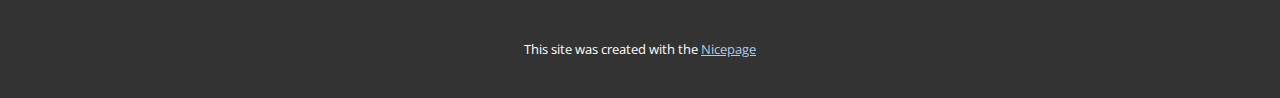
<file: Key-Features.html>
<!DOCTYPE html>
<html style="font-size: 16px;" lang="en"><head>
    <meta name="viewport" content="width=device-width, initial-scale=1.0">
    <meta charset="utf-8">
    <meta name="keywords" content="The WidowX as a kinematic arm ​">
    <meta name="description" content="">
    <title>Key Features</title>
    <link rel="stylesheet" href="nicepage.css" media="screen">
<link rel="stylesheet" href="Key-Features.css" media="screen">
    <script class="u-script" type="text/javascript" src="jquery.js" defer=""></script>
    <script class="u-script" type="text/javascript" src="nicepage.js" defer=""></script>
    <meta name="generator" content="Nicepage 7.1.0, nicepage.com">
    <link id="u-theme-google-font" rel="stylesheet" href="https://fonts.googleapis.com/css?family=Roboto:100,100i,300,300i,400,400i,500,500i,700,700i,900,900i|Open+Sans:300,300i,400,400i,500,500i,600,600i,700,700i,800,800i">
    <link id="u-page-google-font" rel="stylesheet" href="https://fonts.googleapis.com/css?family=Montserrat:100,100i,200,200i,300,300i,400,400i,500,500i,600,600i,700,700i,800,800i,900,900i">
    
    
    
    
    
    
    
    
    
    
    
    
    
    
    
    
    
    
    
    <script type="application/ld+json">{
		"@context": "http://schema.org",
		"@type": "Organization",
		"name": "",
		"logo": "images/3253587.png"
}</script>
    <meta name="theme-color" content="#478ac9">
    <meta property="og:title" content="Key Features">
    <meta property="og:type" content="website">
  <meta data-intl-tel-input-cdn-path="intlTelInput/"></head>
  <body data-path-to-root="./" data-include-products="false" class="u-body u-xl-mode" data-lang="en"><header class="u-clearfix u-grey-75 u-header" id="sec-2ca1" data-animation-name="" data-animation-duration="0" data-animation-delay="0" data-animation-direction=""><div class="u-clearfix u-sheet u-sheet-1">
        <a href="#" class="u-image u-logo u-image-1" data-image-width="128" data-image-height="128">
          <img src="images/3253587.png" class="u-logo-image u-logo-image-1">
        </a>
        <nav class="u-menu u-menu-one-level u-offcanvas u-menu-1">
          <div class="menu-collapse" style="font-size: 1rem; letter-spacing: 0px;">
            <a class="u-button-style u-custom-left-right-menu-spacing u-custom-padding-bottom u-custom-top-bottom-menu-spacing u-hamburger-link u-nav-link u-text-active-palette-1-base u-text-hover-palette-2-base" href="#">
              <svg class="u-svg-link" viewBox="0 0 24 24"><use xlink:href="#menu-hamburger"></use></svg>
              <svg class="u-svg-content" version="1.1" id="menu-hamburger" viewBox="0 0 16 16" x="0px" y="0px" xmlns:xlink="http://www.w3.org/1999/xlink" xmlns="http://www.w3.org/2000/svg"><g><rect y="1" width="16" height="2"></rect><rect y="7" width="16" height="2"></rect><rect y="13" width="16" height="2"></rect>
</g></svg>
            </a>
          </div>
          <div class="u-nav-container">
            <ul class="u-nav u-unstyled u-nav-1"><li class="u-nav-item"><a class="u-button-style u-nav-link u-text-active-palette-1-base u-text-hover-palette-2-base" href="./" style="padding: 10px 20px;">HomePage</a>
</li><li class="u-nav-item"><a class="u-button-style u-nav-link u-text-active-palette-1-base u-text-hover-palette-2-base" href="Key-Features.html" style="padding: 10px 20px;">Key Features</a>
</li><li class="u-nav-item"><a class="u-button-style u-nav-link u-text-active-palette-1-base u-text-hover-palette-2-base" href="Milestones.html" style="padding: 10px 20px;">Milestones</a>
</li><li class="u-nav-item"><a class="u-button-style u-nav-link u-text-active-palette-1-base u-text-hover-palette-2-base" href="Ethics-Statement.html" style="padding: 10px 20px;">Ethics Statement</a>
</li><li class="u-nav-item"><a class="u-button-style u-nav-link u-text-active-palette-1-base u-text-hover-palette-2-base" href="Extras.html" style="padding: 10px 20px;">Extras</a>
</li></ul>
          </div>
          <div class="u-nav-container-collapse">
            <div class="u-black u-container-style u-inner-container-layout u-opacity u-opacity-95 u-sidenav">
              <div class="u-inner-container-layout u-sidenav-overflow">
                <div class="u-menu-close"></div>
                <ul class="u-align-center u-nav u-popupmenu-items u-unstyled u-nav-2"><li class="u-nav-item"><a class="u-button-style u-nav-link" href="./">HomePage</a>
</li><li class="u-nav-item"><a class="u-button-style u-nav-link" href="Key-Features.html">Key Features</a>
</li><li class="u-nav-item"><a class="u-button-style u-nav-link" href="Milestones.html">Milestones</a>
</li><li class="u-nav-item"><a class="u-button-style u-nav-link" href="Ethics-Statement.html">Ethics Statement</a>
</li><li class="u-nav-item"><a class="u-button-style u-nav-link" href="Extras.html">Extras</a>
</li></ul>
              </div>
            </div>
            <div class="u-black u-menu-overlay u-opacity u-opacity-70"></div>
          </div>
        </nav>
      </div></header>
    <section class="u-align-center u-clearfix u-container-align-center u-image u-shading u-section-1" id="carousel_d217" data-image-width="723" data-image-height="361">
      <div class="u-clearfix u-sheet u-valign-middle u-sheet-1">
        <h2 class="u-custom-font u-font-montserrat u-text u-text-default u-text-1">Key Features </h2>
      </div>
    </section>
    <section class="u-clearfix u-image u-shading u-section-2" id="sec-a67a" data-image-width="1280" data-image-height="853">
      <div class="u-clearfix u-sheet u-valign-middle-sm u-valign-middle-xs u-sheet-1">
        <div class="u-container-style u-expanded-width-xs u-group u-group-1" data-animation-name="slideIn" data-animation-duration="2000" data-animation-direction="Left">
          <div class="u-container-layout u-valign-middle-xs u-container-layout-1">
            <h1 class="u-custom-font u-font-montserrat u-text u-text-default u-text-1">Machine </h1>
            <div class="u-border-6 u-border-grey-dark-1 u-expanded-width u-line u-line-horizontal u-line-1"></div>
            <h2 class="u-custom-font u-font-montserrat u-text u-text-default u-text-2"> Vision&nbsp;</h2>
          </div>
        </div>
      </div>
    </section>
    <section class="u-clearfix u-palette-5-light-2 u-section-3" id="carousel_77f4">
      <div class="u-clearfix u-sheet u-valign-middle u-sheet-1">
        <div class="data-layout-selected u-clearfix u-expanded-width u-gutter-34 u-layout-wrap u-layout-wrap-1">
          <div class="u-gutter-0 u-layout">
            <div class="u-layout-row">
              <div class="u-size-30">
                <div class="u-layout-col">
                  <div class="u-container-align-left u-container-style u-layout-cell u-shape-rectangle u-size-60 u-layout-cell-1" data-animation-name="customAnimationIn" data-animation-duration="1200" data-animation-delay="500">
                    <div class="u-container-layout u-valign-top u-container-layout-1">
                      <p class="u-align-left u-text u-text-1">
                        <br>
                        <br>The first step in identifying what piece the player moved is being able to determine where the board is. Apriltags are placed at three corners of the board, which are used to estimate the square that forms the edges of the board. From there, this square is evenly divided into an 8x8 grid, which allows us to look at each square of the board individually.<br>
                      </p>
                      <p class="u-align-left u-text u-text-2">From there, the image of the board immediately before the player moves is compared to the image of the board immediately after the player moves. The difference between these two images is calculated using the structural similarity index function from scikit-image.&nbsp;<br>
                        <br>
                        <br>From there, the previously calculated grid of board squares is used to figure out what squares the piece moved from/to. The two squares on the board that have the highest difference between before and after the player’s move must be the squares that the piece moved from/to.&nbsp;<br>
                        <br>The remaining question is determining which square the piece started on and which it ended on. We decided that both the simplest and most consistent way to determine this would be not using the camera but instead comparing with the saved board state variable. Of the two squares that the piece moved between, only one could have had one of the player’s pieces on it before the player moved - you can’t move a piece to a square already occupied by one of your own pieces. Using this logic, the full player move can be determined. 
                      </p>
                    </div>
                  </div>
                </div>
              </div>
              <div class="u-size-30">
                <div class="u-layout-col">
                  <div class="u-container-style u-layout-cell u-shape-rectangle u-size-60 u-layout-cell-2" data-animation-name="customAnimationIn" data-animation-duration="1500" data-animation-delay="200">
                    <div class="u-container-layout u-valign-top u-container-layout-2">
                      <img class="u-image u-image-default u-image-1" src="images/image9.png" alt="" data-image-width="534" data-image-height="505">
                      <img class="u-image u-image-default u-image-2" src="images/image10.png" alt="" data-image-width="521" data-image-height="472">
                      <img class="u-image u-image-default u-image-3" src="images/image11.png" alt="" data-image-width="530" data-image-height="565">
                    </div>
                  </div>
                </div>
              </div>
            </div>
          </div>
        </div>
      </div>
    </section>
    <section class="u-clearfix u-image u-section-4" id="sec-c929" data-image-width="1280" data-image-height="731">
      <div class="u-clearfix u-sheet u-sheet-1">
        <div class="u-align-center u-container-align-center u-container-style u-group u-shape-rectangle u-white u-group-1" data-animation-name="customAnimationIn" data-animation-duration="1500" data-animation-delay="500">
          <div class="u-container-layout u-container-layout-1">
            <h2 class="u-align-left u-subtitle u-text u-text-1">Meet our Chess Engine: </h2>
            <h1 class="u-align-left u-text u-text-2">Betta-Fish </h1>
          </div>
        </div>
      </div>
    </section>
    <section class="u-clearfix u-container-align-left u-grey-80 u-section-5" id="sec-fab0">
      <div class="u-clearfix u-sheet u-sheet-1">
        <h2 class="u-align-left u-text u-text-default u-text-1">How did our package compute chess moves? </h2>
        <p class="u-align-left u-text u-text-2">We decided to use BettaFish as our chess engine that provides moves for the WidowX-200 arm to play, BettaFish is a Discrete Mathematics final project developed by Eddy Pan, a member of this Chess Robot Arm Player, and three other students—Sam Wisnoski, Bill Le, and Daniel Theunissen.&nbsp;<a href="https://docs.google.com/presentation/d/1MeJLZUuVAlfuHdSQKM-r1YKdVrs1EY_WKdDAAZQdqas/edit#slide=id.g2a47b48ec01_1_41" class="u-active-none u-border-none u-btn u-button-style u-hover-none u-none u-text-palette-1-base u-btn-1">BettaFish</a> uses a Minimax Algorithm to a depth of 5 to pick its next move. BettaFish is equipped with Alpha-Beta Pruning—an optimization technique that immensely improves computation time<br>
          <br>To evaluate board positions, BettaFish uses an evaluation function that takes material and piece activity (through&nbsp;<a href="https://www.chessprogramming.org/Piece-Square_Tables" class="u-active-none u-border-none u-btn u-button-style u-hover-none u-none u-text-palette-1-base u-btn-2">piece-square tables</a>) into account. Overall, expect BettaFish to play with an ELO of ~1700 on&nbsp;<a href="http://chess.com/" class="u-active-none u-border-none u-btn u-button-style u-hover-none u-none u-text-palette-1-base u-btn-3">chess.com</a>—a chess platform that hosts the largest playerbase online. For context, a 1700 ELO is roughly around the 87-98th&nbsp;<a href="https://www.reddit.com/r/chess/comments/12vd1xe/chesscom_percentiles_april_2023/" class="u-active-none u-border-none u-btn u-button-style u-hover-none u-none u-text-palette-1-base u-btn-4">percentile of all chess.com players</a>. This ELO has been approximated through its performance playing against the other levels of bots on chess.com. BettaFish was able to beat Isabel, a 1600 ELO rated bot, but suffered a defeat to Wally, an 1800 ELO rated bot.<br>
          <br>BettaFish boasts an aggressive but tactical playstyle, often winning games by taking advantage of its opponents mistakes; however, it’s also important to note that BettaFish isn’t yet fully cognizant of draws by repetition… 
        </p>
      </div>
    </section>
    <section class="skrollable skrollable-between u-align-center u-clearfix u-container-align-center u-image u-shading u-section-6" id="carousel_c0ec" src="" data-image-width="853" data-image-height="858">
      <div class="u-clearfix u-sheet u-sheet-1">
        <h1 class="u-align-center u-text u-text-1" data-animation-name="customAnimationIn" data-animation-duration="1500">Kinematic arm manipulation </h1>
        <p class="u-align-center u-large-text u-text u-text-variant u-text-2" data-animation-name="customAnimationIn" data-animation-duration="1500" data-animation-delay="250">How we interpreted, abstracted and leveraged the physical platform we ran our package on.</p>
      </div>
      <style data-mode="XXL">@media (max-width: 0px) {
   .u-section-6 {
    background-image: linear-gradient(0deg, rgba(0, 0, 0, 0.45), rgba(0, 0, 0, 0.45)), url('images/medium-shot-man-getting-haircut2-min.jpg');
    background-position: 50% 50%, 50% 50%;
    background-size: cover, cover;
  }
  .u-section-6 .u-sheet-1 {
    min-height: 792px;
  }
  .u-section-6 .u-text-1 {
    text-shadow: 2px 2px 8px rgba(0,0,0,0.4);
    --animation-custom_in-translate_x: 0px;
    --animation-custom_in-translate_y: -300px;
    --animation-custom_in-opacity: 0;
    --animation-custom_in-rotate: 0deg;
    --animation-custom_in-scale: 0.3;
    font-size: 5.625rem;
    text-transform: uppercase;
    font-weight: 700;
    width: 795px;
    margin-top: 60px;
    margin-left: auto;
    margin-right: auto;
    margin-bottom: 0;
  }
  .u-section-6 .u-text-2 {
    text-shadow: 2px 2px 8px rgba(0,0,0,0.4);
    --animation-custom_in-translate_x: 0px;
    --animation-custom_in-translate_y: 0px;
    --animation-custom_in-opacity: 0;
    --animation-custom_in-rotate: 0deg;
    --animation-custom_in-scale: 0.3;
    width: 795px;
    margin-top: 30px;
    margin-left: auto;
    margin-right: auto;
    margin-bottom: 0;
  }
  .u-block-15c8-10 {
    text-transform: uppercase;
    font-weight: 700;
    letter-spacing: 2px;
    font-size: 1rem;
    background-image: none;
    --animation-custom_in-translate_x: 0px;
    --animation-custom_in-translate_y: 300px;
    --animation-custom_in-opacity: 0;
    --animation-custom_in-rotate: 0deg;
    --animation-custom_in-scale: 1;
    margin-top: 45px;
    margin-left: auto;
    margin-right: auto;
    margin-bottom: 0;
    padding-top: 18px;
    padding-right: 42px;
    padding-bottom: 18px;
    padding-left: 41px;
  }
  .u-block-15c8-40 {
    --animation-custom_in-translate_x: 0px;
    --animation-custom_in-translate_y: 300px;
    --animation-custom_in-opacity: 0;
    --animation-custom_in-rotate: 0deg;
    --animation-custom_in-scale: 0.3;
    margin-top: 45px;
    margin-left: auto;
    margin-right: auto;
    margin-bottom: 60px;
  }
  .u-block-15c8-41 {
    background-image: none;
    border-style: solid;
    margin-left: auto;
    padding-top: 0;
    padding-bottom: 0;
    padding-left: 0;
    padding-right: 0;
  }
}</style>
    </section>
    <section class="u-clearfix u-container-align-center u-valign-bottom-md u-valign-bottom-sm u-valign-bottom-xs u-section-7" id="carousel_b9bf">
      <div class="u-clearfix u-sheet u-sheet-1">
        <h2 class="u-align-center u-text u-text-1">Meet Our Platform: The WidowX&nbsp; </h2>
        <div class="data-layout-selected u-clearfix u-expanded-width u-layout-wrap u-layout-wrap-1">
          <div class="u-layout">
            <div class="u-layout-row">
              <div class="u-container-style u-grey-5 u-layout-cell u-size-30 u-layout-cell-1">
                <div class="u-container-layout u-container-layout-1">
                  <h3 class="u-text u-text-2">Trossen Robotics WidowX </h3>
                  <p class="u-text u-text-default u-text-3"> The WidowX is a robotic arm developed by <a rel="noopener" target="_new" href="https://www.trossenrobotics.com/" class="u-active-none u-border-none u-btn u-button-style u-hover-none u-none u-text-palette-1-base u-btn-1">Trossen Robotics</a>, a company specializing in robotics kits and components. It's part of their series of robotic arms designed for research, education, and prototyping purposes.
                  </p>
                  <h3 class="u-text u-text-4">Why the WidowX? </h3>
                  <p class="u-text u-text-default u-text-5"> As a research and education tool the WidowX is built to be versatile modular, easily programable (compatible with arduino, python and ROS) and has entirely open-source software. All of these properties make it ideal for our package. Additionally, one of the professors at our college already had one and let us borrow it. </p>
                </div>
              </div>
              <div class="u-container-style u-image u-layout-cell u-size-30 u-image-1" data-image-width="556" data-image-height="609">
                <div class="u-container-layout u-container-layout-2"></div>
              </div>
            </div>
          </div>
        </div>
      </div>
    </section>
    <section class="u-clearfix u-section-8" id="sec-3ede">
      <div class="u-clearfix u-sheet u-sheet-1">
        <h2 class="u-text u-text-default u-text-1">The WidowX as a kinematic arm </h2>
        <h4 class="u-text u-text-default u-text-2">What is kinematic arm theory? </h4>
        <p class="u-text u-text-default u-text-3">Kinematic arm theory is a branch the robotics that deals with geometric relationships between the various components of a robotic arm, and how the components can work together to change the position of the end effector.</p>
        <h4 class="u-text u-text-default u-text-4">Why is it important for controlling a robotic arm? </h4>
        <p class="u-text u-text-default u-text-5">While controlling a robotic arm it’s important for the robot to be able to keep track of all of it’s joints positions and orientations. It’s also important for it to predict how changing its joints will change the position of it’s end effector. Kinematic arm theory provides a structure to represent the position in computationally efficient matrices, constrain the arm based on its joints relationships therefore identify the transformation necessary to get from one position to the desired position and then make movements that will actualize that transformation. </p>
        <h4 class="u-text u-text-default u-text-6">Forward arm kinematics </h4>
        <p class="u-text u-text-default u-text-7">
          <span style="font-weight: 700;">Overview</span>: Forward arm kinematics refers to the mathematical process of determining the positions and orientations of a robotic arm's links and end-effector based on the known joint parameters and the robot's kinematic structure.<br>
          <br>This is distinct from parallel kinematics, where the position of the end-effector is determined by the combined influence of multiple, interdependent joint systems. In serial kinematics, like those used in most robotic arms, the arm is a sequential chain of joints and links. Each joint and link adds to the overall position and orientation of the end-effector in a hierarchical fashion.<br>
          <br>Forward kinematics is a mathematical way to use the joint parameters of a system to calculates the pose of it’s end effector. This is achieved by calculating the transform matrices for each link in the chain, which describe how the position and orientation change from one link to the next. The transformation for a link is a product of its parent link's transformation, a local reference transformation, and any movement induced by its joint. The forward kinematics of a robot can be mathematically derived in closed form, or can be computed in a software library for tasks like motion prediction, collision detection, or rendering.
The general recursive equation for forward arm kinematics can be written as: <br>
          <br>
          <br>
          <br>This equation uses the movement of point x on a linkage (l_i) to solve for the change of the frame of the first link (T_1) with respect to an angle change (q).<br>
        </p>
        <img class="u-image u-image-contain u-image-default u-image-1" src="images/image2.png" alt="" data-image-width="344" data-image-height="50">
      </div>
    </section>
    <section class="u-clearfix u-section-9" id="sec-b87f">
      <div class="u-clearfix u-sheet u-sheet-1">
        <p class="u-text u-text-default u-text-1">
          <span style="font-weight: 700;">
            <span style="font-weight: 700;">Derivation of a single joint:</span>
            <span style="font-weight: 400;">To understand the transformation for one link in detail, consider the motion of a point x on a link l_i. The change in coordinates from the link's local frame to the global frame involves a rotation and translation.&nbsp;<br>
            </span>
            <br>Rotation:
          </span> A revolute joint rotates the link by an angle q_i<br>
          <br>
          <br>
          <br>For 2D rotation, the rotation matrix R(q) is:<br>
          <br>
          <br>
          <br>
          <br>
          <br>
          <span style="font-weight: 700;">Coordinate Conversion: </span>The local coordinates of the link are translated into the parent link's coordinate frame by applying the reference transformation matrix.<br>
          <br>
          <span style="font-weight: 700;">Recursive Transformation:</span> To express the link’s pose in the global frame, the parent's transform Ti−1Ti−1 is applied.
The following relationship:<br>
          <br>
          <br>
          <br>
          <br>
          <br>
          <br>describes a system that has n links and revolute joints l_1, … l_n and j_1, … j_n  respectively with the angles between them being q_1 … q_n. In this system the links coordinate frames are defined by their reference transforms at 0. Each of these coordinate frames are expressed relative to their coordinate systems. which are expressed by their homography.<br>
          <br>
          <span style="font-weight: 700;">This equation has three clear parts</span>
        </p>
        <img class="u-image u-image-contain u-image-default u-preserve-proportions u-image-1" src="images/image4.png" alt="" data-image-width="204" data-image-height="50">
        <img class="u-image u-image-contain u-image-default u-image-2" src="images/image5.png" alt="" data-image-width="304" data-image-height="114">
        <img class="u-image u-image-contain u-image-default u-image-3" src="images/image6.png" alt="" data-image-width="261" data-image-height="144">
      </div>
    </section>
    <section class="u-align-center u-clearfix u-container-align-center u-section-10" id="sec-948d">
      <div class="u-clearfix u-sheet u-sheet-1">
        <p class="u-align-left u-text u-text-1">1) Rotation about the joint&nbsp;<br>&nbsp;- Represents the rotation caused by the joint i<br>- Converts the coordinates of the current link from its moved frame to its reference frame.<br>2) Conversion to the coordinates of the parent link&nbsp;<br>&nbsp;- Translates and rotates the current link into the coordinate frame of its parent link.<br>3) Transformation by the parents transform&nbsp;<br>&nbsp;- Maps the parent link’s frame to the global frame 
        </p>
      </div>
    </section>
    <section class="u-align-center u-clearfix u-container-align-center u-section-11" id="sec-daec">
      <div class="u-clearfix u-sheet u-sheet-1">
        <h4 class="u-align-left u-text u-text-1">How is it implemented in the WidowX? </h4>
        <p class="u-align-left u-text u-text-2"> The WidowX use the Interbotix Python API to abstract its kinematics and provide high-level commands to control the robot. The API is able to do this by providing 3 major kind of movement commands: </p>
        <p class="u-align-left u-text u-text-3">1) Pre-planned poses&nbsp;<br>- The API allows the user to save joint positions and send the arm to specific configurations without requiring manual calculations <br>2) Cartesian control&nbsp;<br>- The API let users define the end-effector position in Cartesian space (e.g., x, y, z), and automatically handles the inverse kinematics. <br>3) Trajectory control&nbsp;<br>- The API provides motion planning between waypoints. 
        </p>
        <p class="u-align-left u-text u-text-4">The WidowX a library called MoveIt to handle motion planning and joint transformations. </p>
      </div>
    </section>
    <section class="u-align-center u-clearfix u-container-align-center u-grey-70 u-section-12" id="sec-823a">
      <div class="u-clearfix u-sheet u-sheet-1">
        <h2 class="u-align-left u-text u-text-1">Computational Set-up </h2>
        <p class="u-align-left u-text u-text-2">Since this was an application-based project, we didn’t want to spend an excessive amount of time on creating our own custom interface with our WidowX robot arm, so we decided to base our computational setup on the repository below. This setup abstracts much of the lower-level control of the robot, including inverse kinematics and gripper pressure limits for object manipulation.<br>
          <br>https://github.com/rail-berkeley/bridge_data_robot<br>
          <br>This setup builds a docker container that has all the dependencies required for the lower-level abstractions. By running the robot as a server (which is done through the container), and then running a client script in a separate terminal, the user is able to send commands to the robot through Python functions.<br>
          <br>There are 3 functions through which you can interact with the robot. The first command is move(), which takes an input numpy array of length 6 (x,y,z,roll,pitch,yaw), and moves the robot to that position. The second command, move_gripper(), ****takes an input float or integer from 0 to 1 and moves the gripper to that position (1 is fully open, 0 is fully closed). The last command, step_action(), takes an input array of length 7 (x,y,z,roll,pitch,yaw,gripper), moves the robot incrementally by that amount, and moves the gripper to the position specified. So (0,0,0.1,0,0,0,0) would move the end effector 0.1 meters in the positive Z direction and close the gripper if it was opened.<br>
          <br>We had to make several significant modifications to this setup to get it to run properly, which was a major time sink in the early stages of the project. These changes included removing all mentions of cameras from the server (to solve issues with reading from cameras), requiring specific versions of certain libraries in the Docker container, and modifying the gripper controller to allow any amount of openness or closed-ness (instead of just fully open or fully closed). These modifications allowed us to effectively and reliably interact with the robot with relative ease. 
        </p>
      </div>
    </section>
    <section class="u-clearfix u-image u-shading u-section-13" id="carousel_88d4" data-image-width="1065" data-image-height="612">
      <div class="u-clearfix u-sheet u-sheet-1">
        <div class="data-layout-selected u-clearfix u-expanded-width u-gutter-30 u-layout-wrap u-layout-wrap-1">
          <div class="u-gutter-0 u-layout">
            <div class="u-layout-row">
              <div class="u-container-style u-layout-cell u-shape-rectangle u-size-33-lg u-size-33-xl u-size-60-md u-size-60-sm u-size-60-xs u-layout-cell-1" data-animation-name="customAnimationIn" data-animation-duration="1500" data-animation-delay="0">
                <div class="u-container-layout u-valign-top u-container-layout-1">
                  <h1 class="u-align-left u-text u-title u-text-1" data-animation-name="customAnimationIn" data-animation-duration="1500" data-animation-delay="200">Bot.py </h1>
                </div>
              </div>
              <div class="u-container-style u-layout-cell u-shape-rectangle u-size-27-lg u-size-27-xl u-size-60-md u-size-60-sm u-size-60-xs u-layout-cell-2" data-animation-name="customAnimationIn" data-animation-duration="1500" data-animation-delay="500">
                <div class="u-container-layout u-container-layout-2"></div>
              </div>
            </div>
          </div>
        </div>
      </div>
    </section>
    <section class="u-clearfix u-section-14" id="carousel_280d">
      <div class="u-clearfix u-sheet u-valign-middle u-sheet-1">
        <div class="data-layout-selected u-clearfix u-expanded-width u-gutter-30 u-layout-wrap u-layout-wrap-1">
          <div class="u-layout">
            <div class="u-layout-row">
              <div class="u-container-align-left-md u-container-align-left-sm u-container-align-left-xs u-container-style u-layout-cell u-shape-rectangle u-size-30 u-layout-cell-1">
                <div class="u-container-layout u-container-layout-1">
                  <h2 class="u-align-left-md u-align-left-sm u-align-left-xs u-text u-text-default u-text-1">Foundations of our base product </h2>
                  <p class="u-align-left-md u-align-left-sm u-align-left-xs u-text u-text-default u-text-2">We designed our base package around 2 major functions: four corners and pick and place&nbsp; </p>
                </div>
              </div>
              <div class="u-container-style u-image u-layout-cell u-shape-rectangle u-size-30 u-image-1" data-image-width="4032" data-image-height="3024">
                <div class="u-container-layout u-valign-middle u-container-layout-2"></div>
              </div>
            </div>
          </div>
        </div>
      </div>
    </section>
    <section class="u-clearfix u-container-align-left u-grey-80 u-section-15" id="carousel_3eb4">
      <div class="u-clearfix u-sheet u-valign-middle u-sheet-1">
        <h2 class="u-align-left u-text u-text-default u-text-1">Pick and Place </h2>
        <p class="u-align-left u-text u-text-2"> Pick-and-Place This function takes a start point and end point (in XY coordinates), the height required to grasp the object, and the clearance height required for the move, and the robot then picks up an object located at the start point and places it at the end point. The function also contains several features that allow it to work quickly and repeatably for any starting and ending locations on the board.&nbsp;<br>
          <br>One major feature that this function has is droop calibration. During our testing, we realized that as the arm joints were extended farther away from the base, they tended to “droop”, leading to a lower end-effector position at the same Z-height. In order to solve this, we empirically tested this droop at various points across the chessboard, and created a transfer function between them.
        </p>
        <h2 class="u-align-left u-text u-text-3">Four corners </h2>
        <p class="u-align-left u-text u-text-4">This Python module's purpose was to find the pose of the centers of each of the four corner squares of the chess board (A1, H1, A8, H8) by trial-and-error. To accomplish this goal, we took an initial guess of where the center of one of the corner squares would be, then stepped around it until we reached an accurate pose of the corner. <br>
          <br>A Chess board is composed of files (a, b, c, d, ..., h) and ranks (1, 2, 3, .., 8). With the poses of each of the corners, we knew the chess.Board() object provided from python-chess starts with an index of 0 at a1, so we considered a1 to also be our 0th index square, and h8 our 63rd index square. We took the difference of the distance from the a1 to a8 poses, which represented our file distance, and divided it by 7 to get our file step size. We mimicked this process for the a1 to h1 poses, which represented our rank distance, to get the rank distance. We used these two step sizes in tandem to have the arm step through the poses of each of the squares on the chess board by starting at a1, stepping through all the files until it reaches h1, then moving to a2 and repeating the process until it reached h8. We saved each of these pose's locations to a list of 63 (x,y) tuples, which would then be used in our main game file, bot.py.<br>
        </p>
      </div>
    </section>
    <section class="u-clearfix u-section-16" id="sec-60f3">
      <div class="u-clearfix u-sheet u-sheet-1">
        <h2 class="u-text u-text-default u-text-1">Firmware Development Cycles </h2>
        <p class="u-align-left u-text u-text-default u-text-2">Our Python file has gone through a couple of development cycles. <br>
          <br>#1 At first, we programmed the arm to just play moves provided by the player in a command line GUI using the aforementioned pick-and-place function and the hard-coded poses for the board map we got from brute force testing. To create a virtual chess board in python, we use the python-chess module’s chess.Board() object. <br>
          <br>#2 Next, we incorporated the BettaFish chess engine to decide which moves the bot would play. We still used a command line interface to provide the bot with the move the player played. On the bot’s turn, we would plug the current board state into the chess engine, and the arm would play the move BettaFish selected. <br>
          <br>#3 To fully remove the command line interface, we used computer vision with AprilTags to (1) draw a geographical map of the board’s squares. Then, using the known relative pose of the camera compared to the board from the arm, we triangulated the positions of each square—therefore no longer relying on the board staying in the same relative position as the arm. Additionally, by incorporating computer vision, we (2) were able to reduce the user input; instead of the user providing the move they played to the algorithm by typing in chess notation, we can recognize which piece moved, and since the location of all the pieces on the board are stored in the chess.Board() object, we can reference which piece moved. 
        </p>
      </div>
    </section>
    <section class="u-clearfix u-grey-50 u-section-17" id="sec-104c">
      <div class="u-clearfix u-sheet u-sheet-1">
        <div class="data-layout-selected u-clearfix u-expanded-width u-layout-wrap u-layout-wrap-1">
          <div class="u-layout" style="">
            <div class="u-layout-col" style="">
              <div class="u-size-30">
                <div class="u-layout-col">
                  <div class="u-container-style u-layout-cell u-size-60 u-layout-cell-1">
                    <div class="u-container-layout u-container-layout-1">
                      <h2 class="u-text u-text-default u-text-1">System Architecture </h2>
                      <img class="custom-expanded u-image u-image-contain u-image-default u-image-1" src="images/sys_arch.jpg" alt="" data-image-width="960" data-image-height="720">
                    </div>
                  </div>
                </div>
              </div>
              <div class="u-size-30" style="">
                <div class="u-layout-row" style="">
                  <div class="u-container-style u-layout-cell u-size-30 u-layout-cell-2">
                    <div class="u-container-layout u-container-layout-2">
                      <p class="u-text u-text-default u-text-2">The diagram above shows all the core components that make up the Chess Bot and the data that flows between them.&nbsp;<br>
                        <span style="font-weight: 700;">
                          <br>base_env:&nbsp;
                        </span>Initializes a class for a high-level base environment for robotics or simulation&nbsp;applications.<br>
                        <br>
                        <span style="font-weight: 700;">robot_base_env:</span>&nbsp;Initializes a class that inherits from base_env with functionality specific to robotics applications.<br>
                        <br>
                        <span style="font-weight: 700;">controller_base:</span>&nbsp;Initializes abstract base classes for creating a controller for a robotic arm and a controller for a gripper end&nbsp;effector.<br>
                        <br>
                        <span style="font-weight: 700;">custom_gripper_controller</span>:&nbsp;Initializes a class for controlling the default WidowX end effector that inherits from&nbsp;GripperControllerBase.<br>
                        <br>
                        <span style="font-weight: 700;">widowx_controller:</span>&nbsp;Initializes a class for controlling the full WidowX robot arm. This class inherits from the RobotControllerBase class. This class creates an instance of GripperController that serves as the controller for the arm’s end effector. This class also contains the code for inverse kinematics&nbsp;abstraction.
                      </p>
                    </div>
                  </div>
                  <div class="u-container-style u-layout-cell u-size-30 u-layout-cell-3">
                    <div class="u-container-layout u-container-layout-3">
                      <p class="u-text u-text-default u-text-3">
                        <span style="font-weight: 700;">widowx_env</span>:&nbsp;Initializes an environment for interacting with the WidowX arm. This class inherits from the RobotBaseEnv class, creates an instance of WidowXController, and provides additional functionality for starting up and resetting the robot.<br>
                        <br>
                        <span style="font-weight: 700;">widowx_env_service</span>:&nbsp;Creates WidowXActionServer and WidowXClient classes, which allow Python scripts to interface with the robot by running an instance of WidowXActionServer and then creating an instance of WidowXClient in a separate script.<br>
                        <br>
                        <span style="font-weight: 700;">pick_and_place</span>:&nbsp;Creates a function for picking up an object at a certain location and placing it at another location using commands in the WidowXClient class.<br>
                        <br>
                        <span style="font-weight: 700;">chess_ai</span>:&nbsp;This is a submodule that contains the chess engine that the bot uses to calculate its next move, which is located in the file minimax.py.<br>
                        <br>
                        <span style="font-weight: 700;">bot</span>:&nbsp;This file is the executable that reads the user’s moves, calculates the next move, and plays that move on the physical board.
                      </p>
                    </div>
                  </div>
                </div>
              </div>
            </div>
          </div>
        </div>
      </div>
    </section>
    
    
    
    <footer class="u-align-center u-clearfix u-container-align-center u-footer u-grey-80 u-footer" id="sec-f3cd"><div class="u-clearfix u-sheet u-sheet-1"></div></footer>
    <section class="u-backlink u-clearfix u-grey-80">
      <p class="u-text">
        <span>This site was created with the </span>
        <a class="u-link" href="https://nicepage.com/" target="_blank" rel="nofollow">
          <span>Nicepage</span>
        </a>
      </p>
    </section>
  
</body></html>
</file>
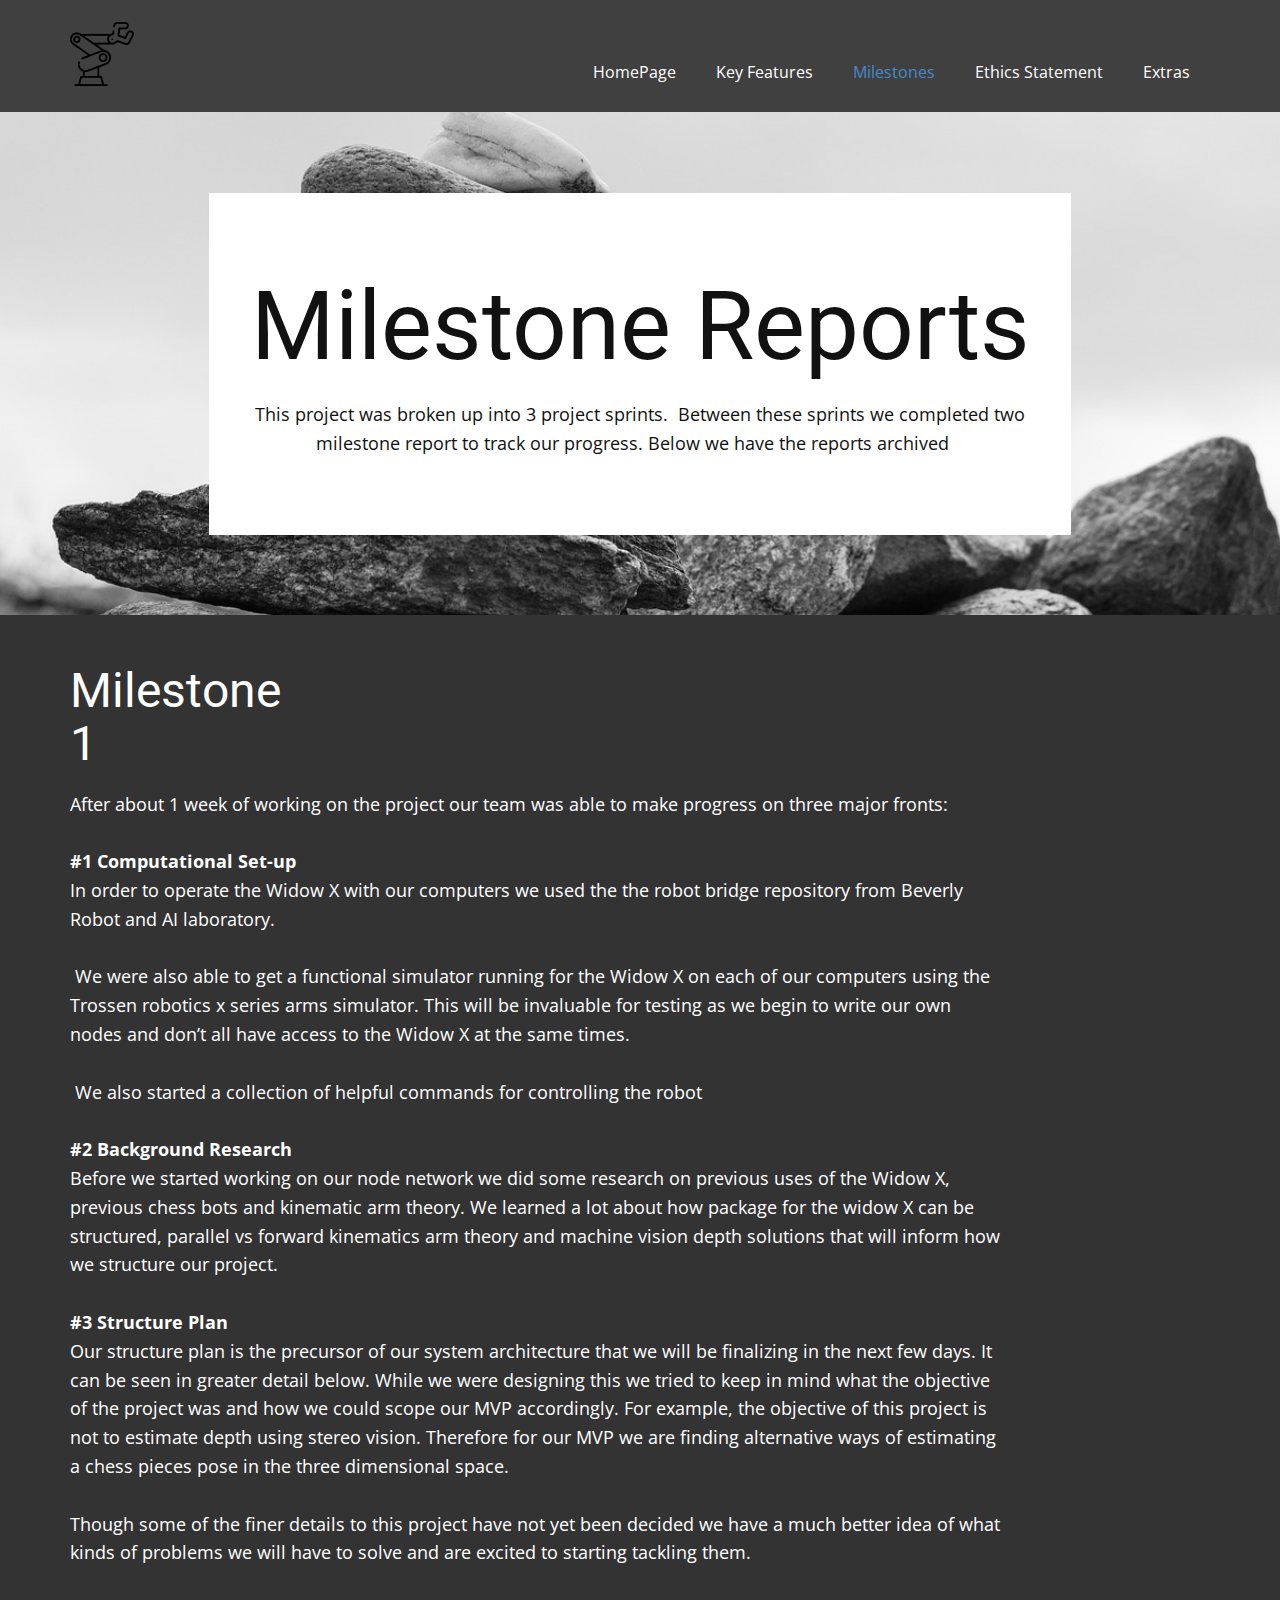
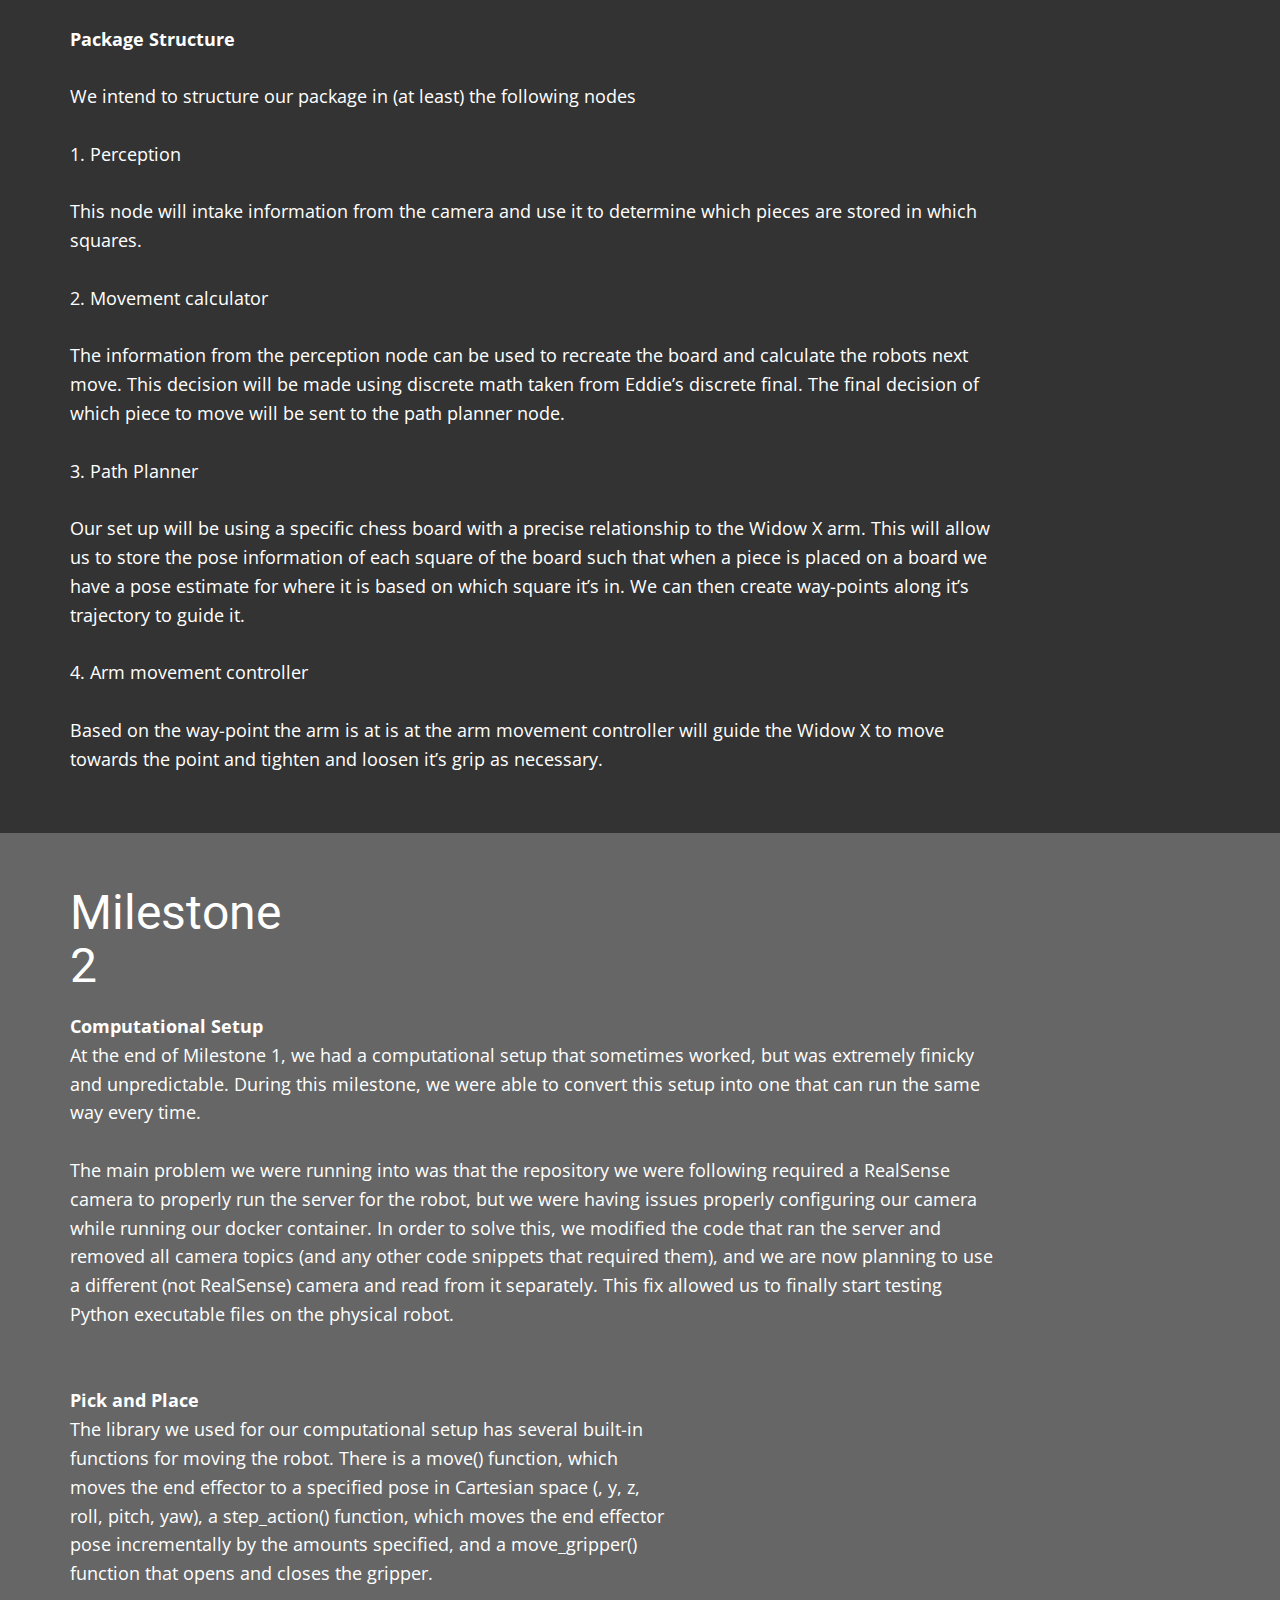
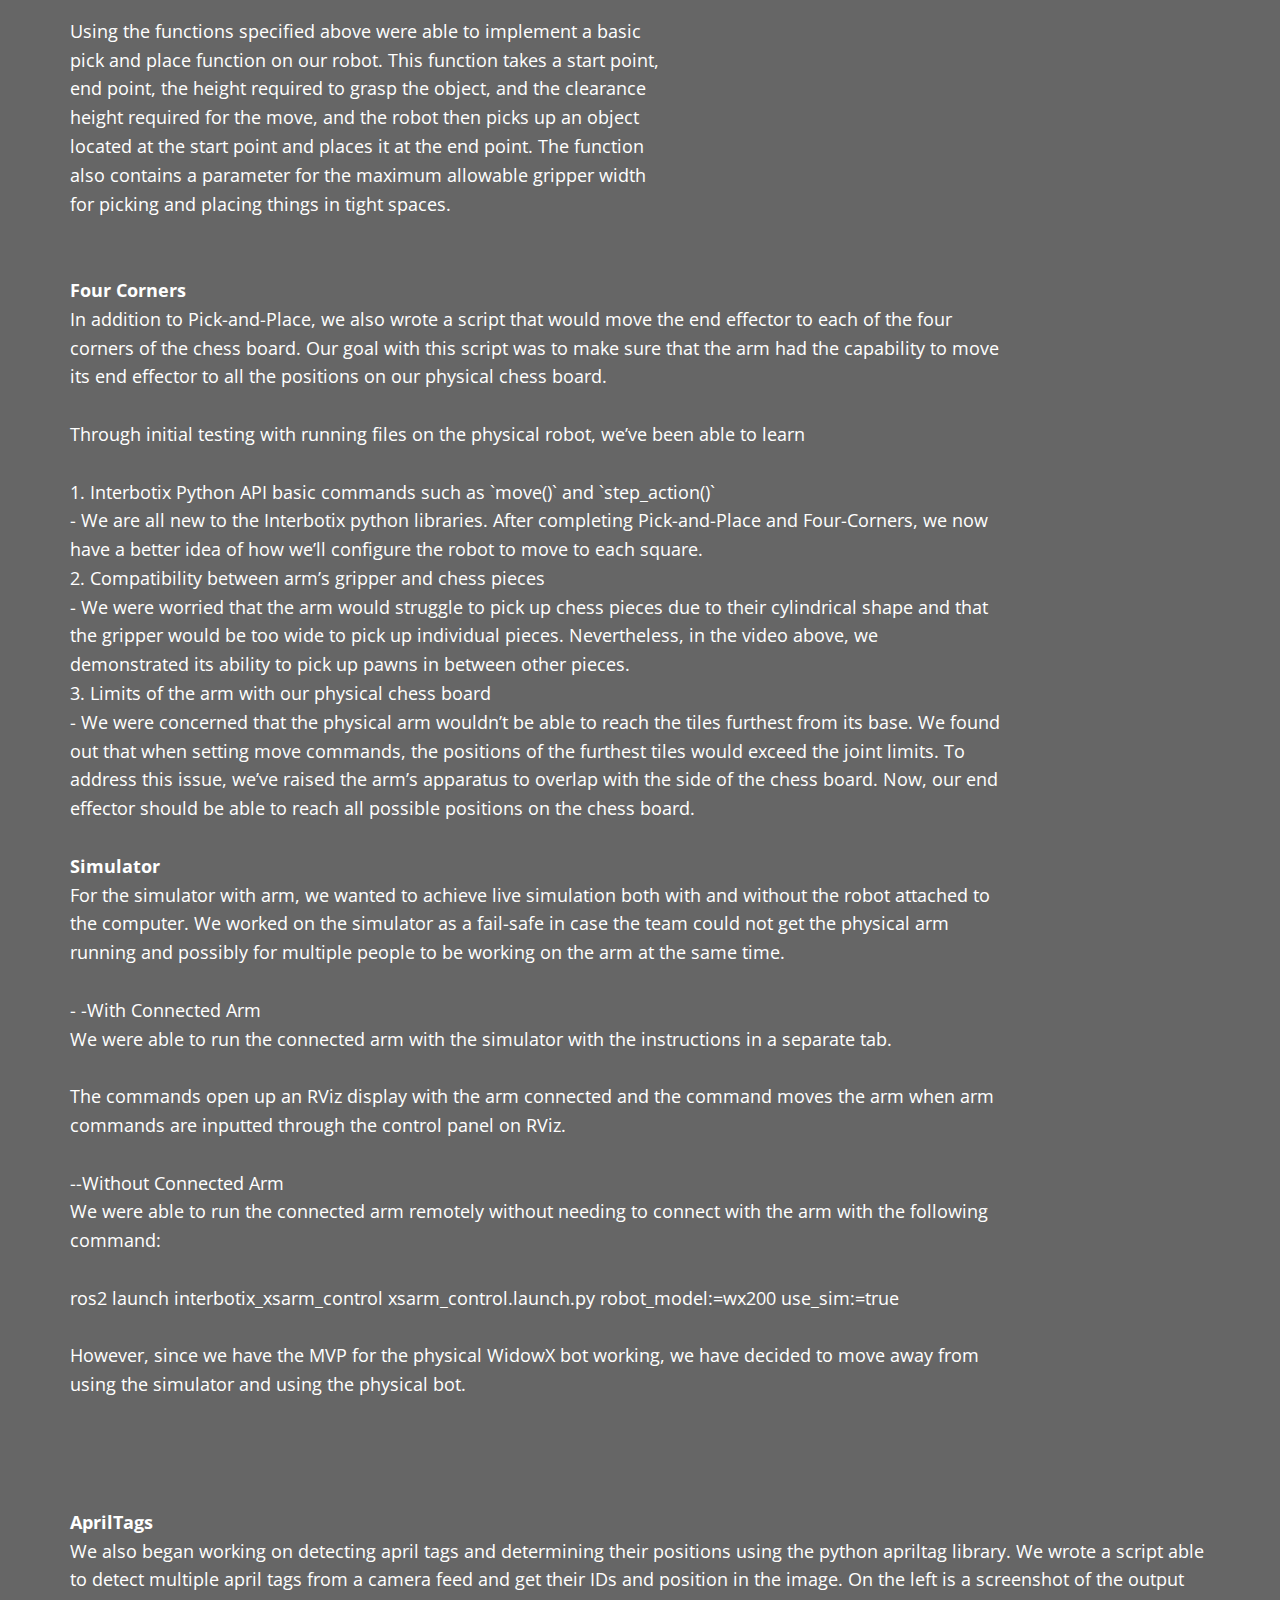
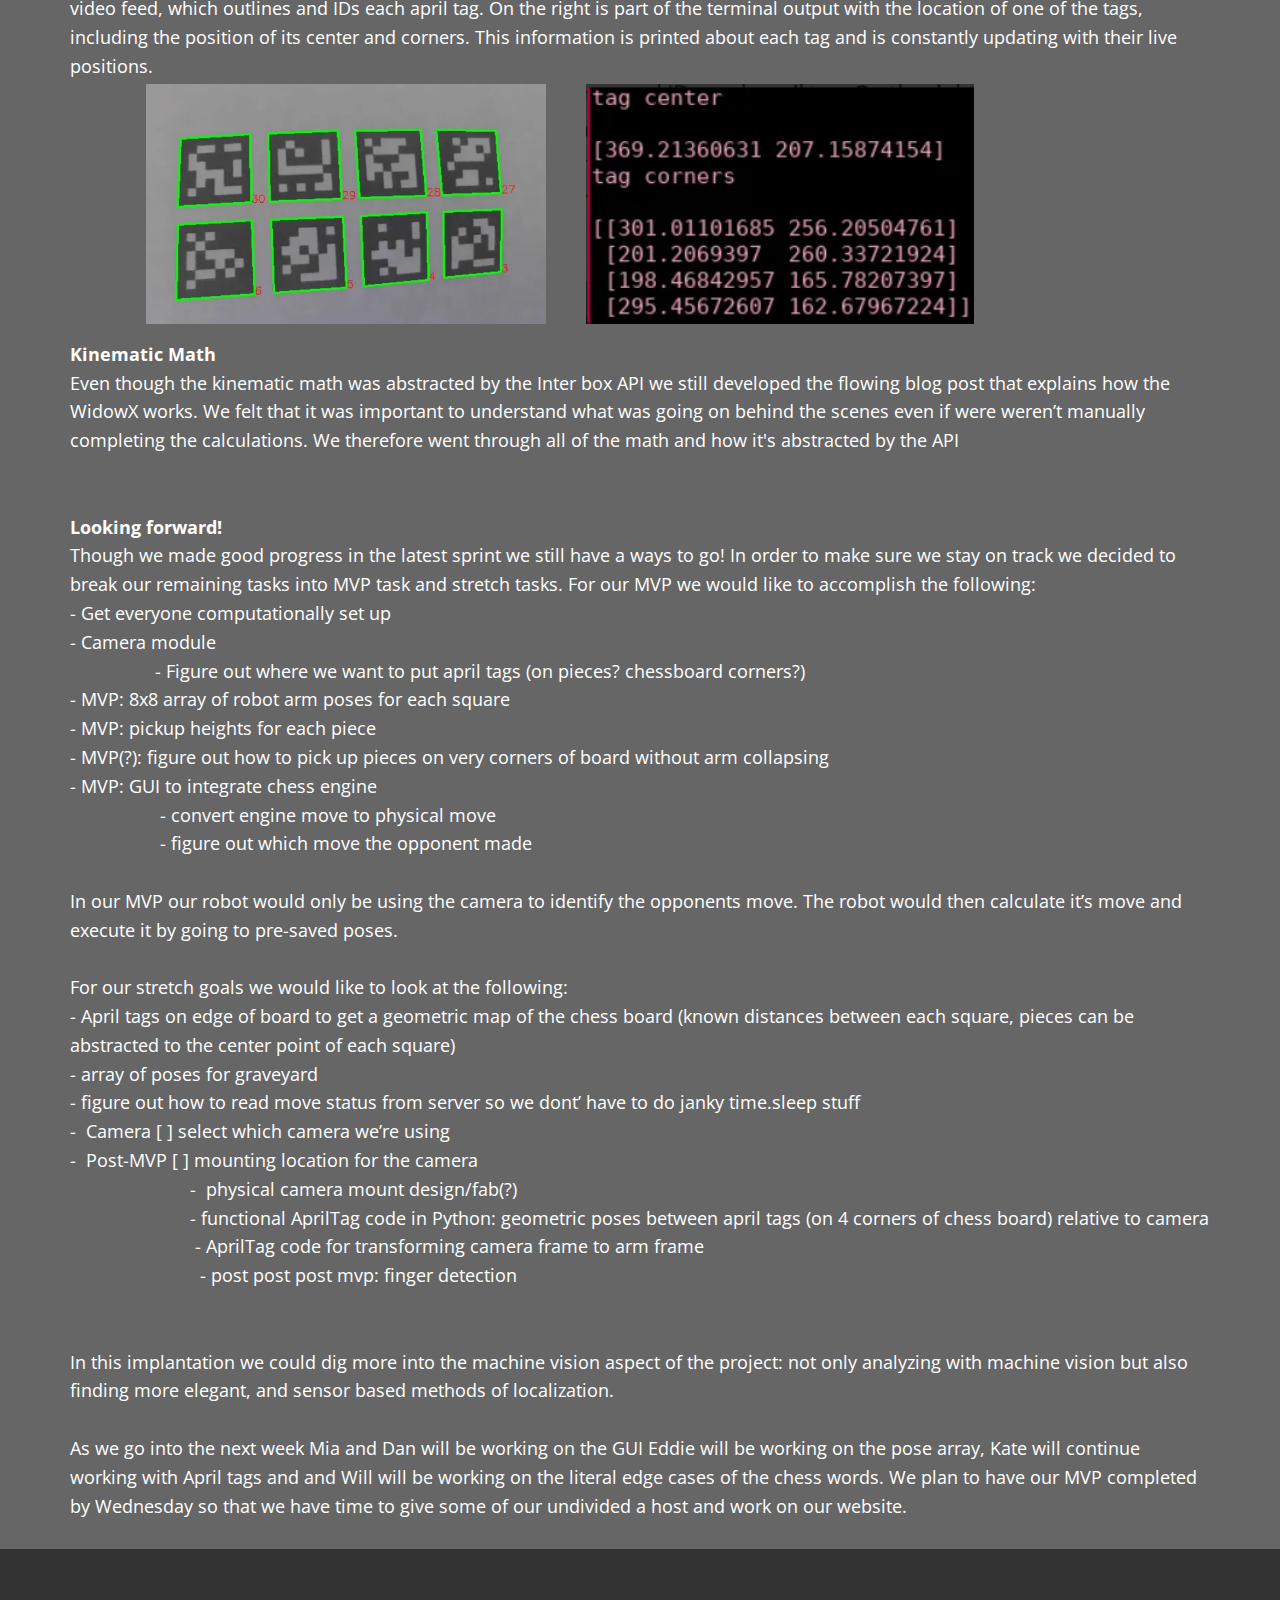
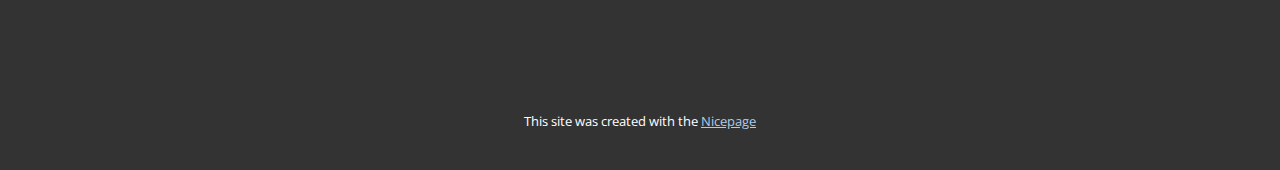
<file: Milestones.html>
<!DOCTYPE html>
<html style="font-size: 16px;" lang="en"><head>
    <meta name="viewport" content="width=device-width, initial-scale=1.0">
    <meta charset="utf-8">
    <meta name="keywords" content="Milestone Reports ​, Milestone 1​, Milestone 2​">
    <meta name="description" content="">
    <title>Milestones</title>
    <link rel="stylesheet" href="nicepage.css" media="screen">
<link rel="stylesheet" href="Milestones.css" media="screen">
    <script class="u-script" type="text/javascript" src="jquery.js" defer=""></script>
    <script class="u-script" type="text/javascript" src="nicepage.js" defer=""></script>
    <meta name="generator" content="Nicepage 7.1.0, nicepage.com">
    <link id="u-theme-google-font" rel="stylesheet" href="https://fonts.googleapis.com/css?family=Roboto:100,100i,300,300i,400,400i,500,500i,700,700i,900,900i|Open+Sans:300,300i,400,400i,500,500i,600,600i,700,700i,800,800i">
    
    
    
    
    
    
    
    <script type="application/ld+json">{
		"@context": "http://schema.org",
		"@type": "Organization",
		"name": "",
		"logo": "images/3253587.png"
}</script>
    <meta name="theme-color" content="#478ac9">
    <meta property="og:title" content="Milestones">
    <meta property="og:type" content="website">
  <meta data-intl-tel-input-cdn-path="intlTelInput/"></head>
  <body data-path-to-root="./" data-include-products="false" class="u-body u-xl-mode" data-lang="en"><header class="u-clearfix u-grey-75 u-header" id="sec-2ca1" data-animation-name="" data-animation-duration="0" data-animation-delay="0" data-animation-direction=""><div class="u-clearfix u-sheet u-sheet-1">
        <a href="#" class="u-image u-logo u-image-1" data-image-width="128" data-image-height="128">
          <img src="images/3253587.png" class="u-logo-image u-logo-image-1">
        </a>
        <nav class="u-menu u-menu-one-level u-offcanvas u-menu-1">
          <div class="menu-collapse" style="font-size: 1rem; letter-spacing: 0px;">
            <a class="u-button-style u-custom-left-right-menu-spacing u-custom-padding-bottom u-custom-top-bottom-menu-spacing u-hamburger-link u-nav-link u-text-active-palette-1-base u-text-hover-palette-2-base" href="#">
              <svg class="u-svg-link" viewBox="0 0 24 24"><use xlink:href="#menu-hamburger"></use></svg>
              <svg class="u-svg-content" version="1.1" id="menu-hamburger" viewBox="0 0 16 16" x="0px" y="0px" xmlns:xlink="http://www.w3.org/1999/xlink" xmlns="http://www.w3.org/2000/svg"><g><rect y="1" width="16" height="2"></rect><rect y="7" width="16" height="2"></rect><rect y="13" width="16" height="2"></rect>
</g></svg>
            </a>
          </div>
          <div class="u-nav-container">
            <ul class="u-nav u-unstyled u-nav-1"><li class="u-nav-item"><a class="u-button-style u-nav-link u-text-active-palette-1-base u-text-hover-palette-2-base" href="./" style="padding: 10px 20px;">HomePage</a>
</li><li class="u-nav-item"><a class="u-button-style u-nav-link u-text-active-palette-1-base u-text-hover-palette-2-base" href="Key-Features.html" style="padding: 10px 20px;">Key Features</a>
</li><li class="u-nav-item"><a class="u-button-style u-nav-link u-text-active-palette-1-base u-text-hover-palette-2-base" href="Milestones.html" style="padding: 10px 20px;">Milestones</a>
</li><li class="u-nav-item"><a class="u-button-style u-nav-link u-text-active-palette-1-base u-text-hover-palette-2-base" href="Ethics-Statement.html" style="padding: 10px 20px;">Ethics Statement</a>
</li><li class="u-nav-item"><a class="u-button-style u-nav-link u-text-active-palette-1-base u-text-hover-palette-2-base" href="Extras.html" style="padding: 10px 20px;">Extras</a>
</li></ul>
          </div>
          <div class="u-nav-container-collapse">
            <div class="u-black u-container-style u-inner-container-layout u-opacity u-opacity-95 u-sidenav">
              <div class="u-inner-container-layout u-sidenav-overflow">
                <div class="u-menu-close"></div>
                <ul class="u-align-center u-nav u-popupmenu-items u-unstyled u-nav-2"><li class="u-nav-item"><a class="u-button-style u-nav-link" href="./">HomePage</a>
</li><li class="u-nav-item"><a class="u-button-style u-nav-link" href="Key-Features.html">Key Features</a>
</li><li class="u-nav-item"><a class="u-button-style u-nav-link" href="Milestones.html">Milestones</a>
</li><li class="u-nav-item"><a class="u-button-style u-nav-link" href="Ethics-Statement.html">Ethics Statement</a>
</li><li class="u-nav-item"><a class="u-button-style u-nav-link" href="Extras.html">Extras</a>
</li></ul>
              </div>
            </div>
            <div class="u-black u-menu-overlay u-opacity u-opacity-70"></div>
          </div>
        </nav>
      </div></header>
    <section class="skrollable u-clearfix u-image u-parallax u-section-1" id="carousel_93d2" data-image-width="1280" data-image-height="853">
      <div class="u-clearfix u-sheet u-valign-middle u-sheet-1">
        <div class="u-container-align-center u-container-style u-group u-white u-group-1">
          <div class="u-container-layout u-container-layout-1">
            <h1 class="u-align-center u-text u-title u-text-1">Milestone Reports </h1>
            <p class="u-align-center u-text u-text-default u-text-2">This project was broken up into 3 project sprints.&nbsp; Between these sprints we completed two milestone report to track our progress. Below we have the reports archived&nbsp; &nbsp; </p>
          </div>
        </div>
      </div>
    </section>
    <section class="u-clearfix u-container-align-left u-grey-80 u-section-2" id="carousel_5cb1">
      <div class="u-clearfix u-sheet u-sheet-1">
        <h2 class="u-align-left u-text u-text-1">Milestone 1 </h2>
        <p class="u-align-left u-text u-text-2">After about 1 week of working on the project our team was able to make progress on three major fronts:<br>
          <br>
          <span style="font-weight: 700;">#1 Computational Set-up&nbsp;</span>
          <br>In order to operate the Widow X with our computers we used the the robot bridge repository from Beverly Robot and AI laboratory.<br>
          <br>&nbsp;We were also able to get a functional simulator running for the Widow X on each of our computers using the Trossen robotics x series arms simulator. This will be invaluable for testing as we begin to write our own nodes and don’t all have access to the Widow X at the same times.<br>
          <br>&nbsp;We also started a collection of helpful commands for controlling the robot<br>
          <br>
          <span style="font-weight: 700;">#2 Background Research</span>&nbsp;<br>Before we started working on our node network we did some research on previous uses of the Widow X, previous chess bots and kinematic arm theory. We learned a lot about how package for the widow X can be structured, parallel vs forward kinematics arm theory and machine vision depth solutions that will inform how we structure our project.<br>
          <br>
          <span style="font-weight: 700;">#3 Structure Plan&nbsp;</span>
          <br>Our structure plan is the precursor of our system architecture that we will be finalizing in the next few days. It can be seen in greater detail below. While we were designing this we tried to keep in mind what the objective of the project was and how we could scope our MVP accordingly. For example, the objective of this project is not to estimate depth using stereo vision. Therefore for our MVP we are finding alternative ways of estimating a chess pieces pose in the three dimensional space.<br>
          <br> Though some of the finer details to this project have not yet been decided we have a much better idea of what kinds of problems we will have to solve and are excited to starting tackling them. <br>
          <br>
          <br>
          <span style="font-weight: 700;">Package Structure&nbsp;</span>
          <br>
          <br>We intend to structure our package in (at least) the following nodes <br>
          <br>1. Perception<br>
          <br> This node will intake information from the camera and use it to determine which pieces are stored in which squares. <br>
          <br>2. Movement calculator<br>
          <br> The information from the perception node can be used to recreate the board and calculate the robots next move. This decision will be made using discrete math taken from Eddie’s discrete final. The final decision of which piece to move will be sent to the path planner node. <br>
          <br>3. Path Planner<br>
          <br> Our set up will be using a specific chess board with a precise relationship to the Widow X arm.   This will allow us to store the pose information of each square of the board such that when a piece is placed on a board we have a pose estimate for where it is based on which square it’s in. We can then create way-points along it’s trajectory to guide it. <br>
          <br>4. Arm movement controller<br>
          <br> Based on the way-point the arm is at is at the arm movement controller will guide the Widow X to move towards the point and tighten and loosen it’s grip as necessary.<br>
        </p>
      </div>
    </section>
    <section class="u-clearfix u-grey-60 u-section-3" id="carousel_9b8b">
      <div class="u-clearfix u-sheet u-sheet-1">
        <h2 class="u-align-left u-text u-text-1">Milestone 2 </h2>
        <p class="u-align-left u-text u-text-2">
          <span style="font-weight: 700;">Computational Setup&nbsp;<br>
          </span>At the end of Milestone 1, we had a computational setup that sometimes worked, but was extremely finicky and unpredictable. During this milestone, we were able to convert this setup into one that can run the same way every time.&nbsp;<br>
          <br>The main problem we were running into was that the repository we were following required a RealSense camera to properly run the server for the robot, but we were having issues properly configuring our camera while running our docker container. In order to solve this, we modified the code that ran the server and removed all camera topics (and any other code snippets that required them), and we are now planning to use a different (not RealSense) camera and read from it separately. This fix allowed us to finally start testing Python executable files on the physical robot.&nbsp;<br>
          <br>
          <br>
          <span style="font-weight: 700;">Pick and Place&nbsp;</span>
          <br>The library we used for our computational setup has several built-in&nbsp;<br>functions for moving the robot. There is a move() function, which&nbsp;<br>moves the end effector to a specified pose in Cartesian space (, y, z,&nbsp;<br>roll, pitch, yaw), a step_action() function, which moves the end effector&nbsp;<br>pose incrementally by the amounts specified, and a move_gripper()&nbsp;<br>function that opens and closes the gripper.&nbsp;<br>
          <br>Using the functions specified above were able to implement a basic&nbsp;<br>pick and place function on our robot. This function takes a start point,&nbsp;<br>end point, the height required to grasp the object, and the clearance&nbsp;<br>height required for the move, and the robot then picks up an object&nbsp;<br>located at the start point and places it at the end point. The function&nbsp;<br>also contains a parameter for the maximum allowable gripper width&nbsp;<br>for picking and placing things in tight spaces.&nbsp;<br>
          <br>
          <br>
          <span style="font-weight: 700;">Four Corners</span>
          <br>In addition to Pick-and-Place, we also wrote a script that would move the end effector to each of the four corners of the chess board. Our goal with this script was to make sure that the arm had the capability to move its end effector to all the positions on our physical chess board. <br>
          <br>
        </p>
        <div class="custom-expanded u-video u-video-contain u-video-1">
          <div class="embed-responsive embed-responsive-1">
            <iframe style="position: absolute;top: 0;left: 0;width: 100%;height: 100%;" class="embed-responsive-item" src="https://youtube.com/shorts/U2MqF-DxuLc?feature=share&amp;autoplay=1" data-autoplay="1" frameborder="0" allowfullscreen=""></iframe>
          </div>
        </div>
      </div>
    </section>
    <section class="u-clearfix u-container-align-left u-grey-60 u-section-4" id="carousel_0e7b">
      <div class="u-clearfix u-sheet u-sheet-1">
        <p class="u-align-left u-text u-text-1">Through initial testing with running files on the physical robot, we’ve been able to learn <br>
          <br>1. Interbotix Python API basic commands such as `move()` and `step_action()` <br> - We are all new to the Interbotix python libraries. After completing Pick-and-Place and Four-Corners, we now have a better idea of how we’ll configure the robot to move to each square. <br>2. Compatibility between arm’s gripper and chess pieces <br> - We were worried that the arm would struggle to pick up chess pieces due to their cylindrical shape and that the gripper would be too wide to pick up individual pieces. Nevertheless, in the video above, we demonstrated its ability to pick up pawns in between other pieces. <br>3. Limits of the arm with our physical chess board <br> - We were concerned that the physical arm wouldn’t be able to reach the tiles furthest from its base. We found out that when setting move commands, the positions of the furthest tiles would exceed the joint limits. To address this issue, we’ve raised the arm’s apparatus to overlap with the side of the chess board. Now, our end effector should be able to reach all possible positions on the chess board. <br>
          <br>
          <span style="font-weight: 700;">Simulator&nbsp;</span>
          <br>For the simulator with arm, we wanted to achieve live simulation both with and without the robot attached to the computer. We worked on the simulator as a fail-safe in case the team could not get the physical arm running and possibly for multiple people to be working on the arm at the same time.&nbsp;<br>
          <br>
          <span style="font-weight: 700;">
            <span style="font-weight: 400;">-</span>
            <span style="font-weight: 400;">-With Connected Arm</span>
          </span>&nbsp;<br>We were able to run the connected arm with the simulator with the instructions in a separate tab.<br>
          <br>The commands open up an RViz display with the arm connected and the command moves the arm when arm commands are inputted through the control panel on RViz.&nbsp;<br>
          <br>--Without Connected Arm&nbsp;<br>We were able to run the connected arm remotely without needing to connect with the arm with the following command:&nbsp;<br>
          <br>ros2 launch interbotix_xsarm_control xsarm_control.launch.py robot_model:=wx200 use_sim:=true&nbsp;<br>
          <br>However, since we have the MVP for the physical WidowX bot working, we have decided to move away from using the simulator and using the physical bot.&nbsp;<br>
          <br>
        </p>
      </div>
    </section>
    <section class="u-clearfix u-grey-60 u-section-5" id="sec-eec8">
      <div class="u-clearfix u-sheet u-sheet-1">
        <p class="u-text u-text-default u-text-1">
          <span style="font-weight: 700;">AprilTags&nbsp;</span>
          <br>We also began working on detecting april tags and determining their positions using the python apriltag library. We wrote a script able to detect multiple april tags from a camera feed and get their IDs and position in the image. On the left is a screenshot of the output video feed, which outlines and IDs each april tag. On the right is part of the terminal output with the location of one of the tags, including the position of its center and corners. This information is printed about each tag and is constantly updating with their live positions.<br>
          <br>
          <br>
          <br>
          <br>
          <br>
          <br>
          <br>
          <br>
          <br>
          <span style="font-weight: 700;">Kinematic Math<br>
          </span>Even though the kinematic math was abstracted by the Inter box API we still developed the flowing blog post that explains how the WidowX works. We felt that it was important to understand what was going on behind the scenes even if were weren’t manually completing the calculations. ​We therefore went through all of the math and how it's abstracted by the API<br>
          <br>
          <br>
          <span style="font-weight: 700;">Looking forward!</span>&nbsp;<br>Though we made good progress in the latest sprint we still have a ways to go! In order to make sure we stay on track we decided to break our remaining tasks into MVP task and stretch tasks.
For our MVP we would like to accomplish the following: <br>- Get everyone computationally set up<br>- Camera module<br>&nbsp; &nbsp; &nbsp; &nbsp; &nbsp; &nbsp; &nbsp; &nbsp; &nbsp;- Figure out where we want to put april tags (on pieces? chessboard corners?)<br>- MVP: 8x8 array of robot arm poses for each square<br>- MVP: pickup heights for each piece<br>- MVP(?): figure out how to pick up pieces on very corners of board without arm collapsing<br>- MVP: GUI to integrate chess engine&nbsp;<br>&nbsp; &nbsp; &nbsp; &nbsp; &nbsp; &nbsp; &nbsp; &nbsp; &nbsp; - convert engine move to physical move<br>&nbsp; &nbsp; &nbsp; &nbsp; &nbsp; &nbsp; &nbsp; &nbsp; &nbsp; - figure out which move the opponent made<br>
          <br> In our MVP our robot would only be using the camera to identify the opponents move. The robot would then calculate it’s move and execute it by going to pre-saved poses.&nbsp;<br>
          <br>For our stretch goals we would like to look at the following:&nbsp;<br>- April tags on edge of board to get a geometric map of the chess board (known distances between each square, pieces can be abstracted to the center point of each square)<br>- array of poses for graveyard<br>- figure out how to read move status from server so we dont’ have to do janky time.sleep stuff<br>-&nbsp; Camera
[ ]  select which camera we’re using<br>-&nbsp; Post-MVP
[ ]  mounting location for the camera<br>&nbsp; &nbsp; &nbsp; &nbsp; &nbsp; &nbsp; &nbsp; &nbsp; &nbsp; &nbsp; &nbsp; &nbsp; -&nbsp; physical camera mount design/fab(?)<br>&nbsp; &nbsp; &nbsp; &nbsp; &nbsp; &nbsp; &nbsp; &nbsp; &nbsp; &nbsp; &nbsp; &nbsp; - functional AprilTag code in Python: geometric poses between april tags (on 4 corners of chess board) relative to camera<br>&nbsp; &nbsp; &nbsp; &nbsp; &nbsp; &nbsp; &nbsp; &nbsp; &nbsp; &nbsp; &nbsp; &nbsp; &nbsp;- AprilTag code for transforming camera frame to arm frame<br>&nbsp; &nbsp; &nbsp; &nbsp; &nbsp; &nbsp; &nbsp; &nbsp; &nbsp; &nbsp; &nbsp; &nbsp; &nbsp; - post post post mvp: finger detection<br>
          <br>
          <br> In this implantation we could dig more into the machine vision aspect of the project: not only analyzing with machine vision but also finding more elegant, and sensor based methods of localization.&nbsp;<br>
          <br>As we go into the next week Mia and Dan will be working on the GUI Eddie will be working on the pose array, Kate will continue working with April tags and and Will will be working on the literal edge cases of the chess words. We plan to have our MVP completed by Wednesday so that we have time to give some of our undivided  a host and work on our website.&nbsp;<br>
          <br>
        </p>
        <img class="u-image u-image-default u-image-1" src="images/image7.png" alt="" data-image-width="697" data-image-height="418">
        <img class="u-image u-image-default u-image-2" src="images/image8.png" alt="" data-image-width="333" data-image-height="206">
      </div>
    </section>
    
    
    
    <footer class="u-align-center u-clearfix u-container-align-center u-footer u-grey-80 u-footer" id="sec-f3cd"><div class="u-clearfix u-sheet u-sheet-1"></div></footer>
    <section class="u-backlink u-clearfix u-grey-80">
      <p class="u-text">
        <span>This site was created with the </span>
        <a class="u-link" href="https://nicepage.com/" target="_blank" rel="nofollow">
          <span>Nicepage</span>
        </a>
      </p>
    </section>
  
</body></html>
</file>
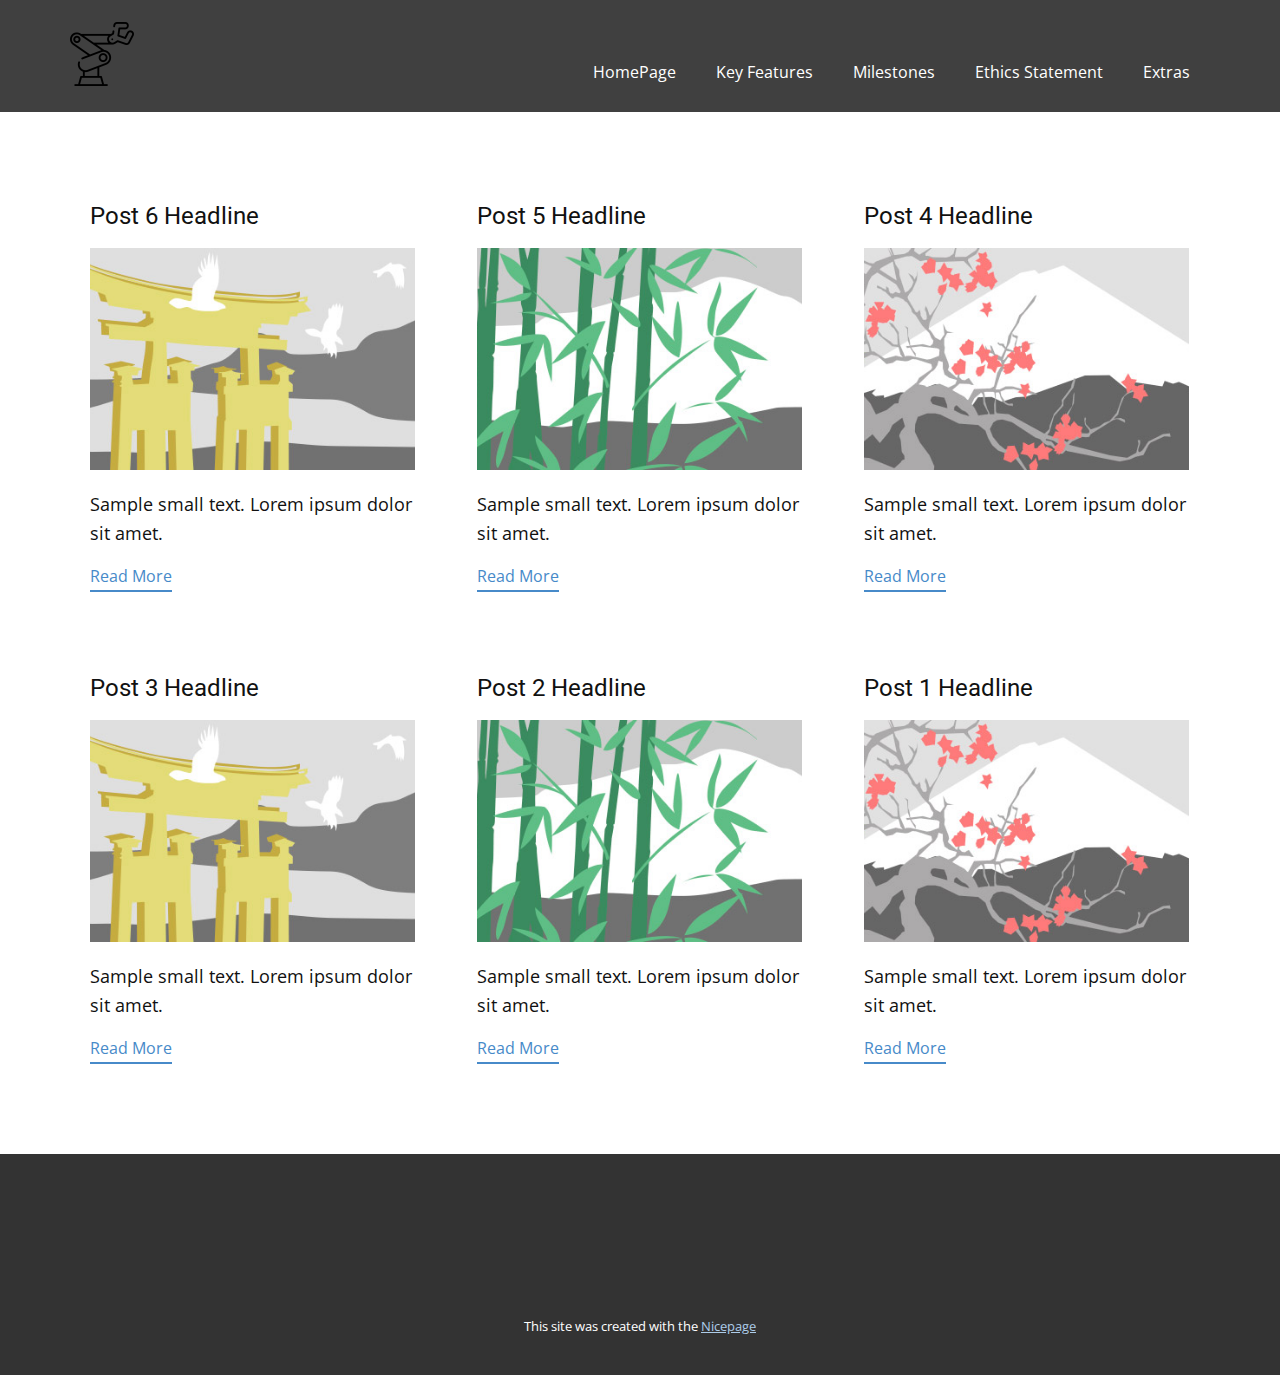
<file: blog/blog.html>
<!DOCTYPE html>
<html style="font-size: 16px;" lang="en"><head>
    <meta name="viewport" content="width=device-width, initial-scale=1.0">
    <meta charset="utf-8">
    <meta name="keywords" content="">
    <meta name="description" content="">
    <title>Blog</title>
    <link rel="stylesheet" href="../nicepage.css" media="screen">
<link rel="stylesheet" href="../Blog-Template.css" media="screen">
    <script class="u-script" type="text/javascript" src="../jquery.js" defer=""></script>
    <script class="u-script" type="text/javascript" src="../nicepage.js" defer=""></script>
    <meta name="generator" content="Nicepage 7.1.0, nicepage.com">
    <link id="u-theme-google-font" rel="stylesheet" href="https://fonts.googleapis.com/css?family=Roboto:100,100i,300,300i,400,400i,500,500i,700,700i,900,900i|Open+Sans:300,300i,400,400i,500,500i,600,600i,700,700i,800,800i">
    
    
    
    <script type="application/ld+json">{
		"@context": "http://schema.org",
		"@type": "Organization",
		"name": "",
		"logo": "images/3253587.png"
}</script>
    <meta name="theme-color" content="#478ac9">
  <meta data-intl-tel-input-cdn-path="intlTelInput/"></head>
  <body data-path-to-root="./" data-include-products="false" class="u-body u-xl-mode" data-lang="en"><header class="u-clearfix u-grey-75 u-header" id="sec-2ca1" data-animation-name="" data-animation-duration="0" data-animation-delay="0" data-animation-direction=""><div class="u-clearfix u-sheet u-sheet-1">
        <a href="#" class="u-image u-logo u-image-1" data-image-width="128" data-image-height="128">
          <img src="../images/3253587.png" class="u-logo-image u-logo-image-1">
        </a>
        <nav class="u-menu u-menu-one-level u-offcanvas u-menu-1">
          <div class="menu-collapse" style="font-size: 1rem; letter-spacing: 0px;">
            <a class="u-button-style u-custom-left-right-menu-spacing u-custom-padding-bottom u-custom-top-bottom-menu-spacing u-hamburger-link u-nav-link u-text-active-palette-1-base u-text-hover-palette-2-base" href="#">
              <svg class="u-svg-link" viewBox="0 0 24 24"><use xlink:href="#menu-hamburger"></use></svg>
              <svg class="u-svg-content" version="1.1" id="menu-hamburger" viewBox="0 0 16 16" x="0px" y="0px" xmlns:xlink="http://www.w3.org/1999/xlink" xmlns="http://www.w3.org/2000/svg"><g><rect y="1" width="16" height="2"></rect><rect y="7" width="16" height="2"></rect><rect y="13" width="16" height="2"></rect>
</g></svg>
            </a>
          </div>
          <div class="u-nav-container">
            <ul class="u-nav u-unstyled u-nav-1"><li class="u-nav-item"><a class="u-button-style u-nav-link u-text-active-palette-1-base u-text-hover-palette-2-base" href="../" style="padding: 10px 20px;">HomePage</a>
</li><li class="u-nav-item"><a class="u-button-style u-nav-link u-text-active-palette-1-base u-text-hover-palette-2-base" href="../Key-Features.html" style="padding: 10px 20px;">Key Features</a>
</li><li class="u-nav-item"><a class="u-button-style u-nav-link u-text-active-palette-1-base u-text-hover-palette-2-base" href="../Milestones.html" style="padding: 10px 20px;">Milestones</a>
</li><li class="u-nav-item"><a class="u-button-style u-nav-link u-text-active-palette-1-base u-text-hover-palette-2-base" href="../Ethics-Statement.html" style="padding: 10px 20px;">Ethics Statement</a>
</li><li class="u-nav-item"><a class="u-button-style u-nav-link u-text-active-palette-1-base u-text-hover-palette-2-base" href="../Extras.html" style="padding: 10px 20px;">Extras</a>
</li></ul>
          </div>
          <div class="u-nav-container-collapse">
            <div class="u-black u-container-style u-inner-container-layout u-opacity u-opacity-95 u-sidenav">
              <div class="u-inner-container-layout u-sidenav-overflow">
                <div class="u-menu-close"></div>
                <ul class="u-align-center u-nav u-popupmenu-items u-unstyled u-nav-2"><li class="u-nav-item"><a class="u-button-style u-nav-link" href="../">HomePage</a>
</li><li class="u-nav-item"><a class="u-button-style u-nav-link" href="../Key-Features.html">Key Features</a>
</li><li class="u-nav-item"><a class="u-button-style u-nav-link" href="../Milestones.html">Milestones</a>
</li><li class="u-nav-item"><a class="u-button-style u-nav-link" href="../Ethics-Statement.html">Ethics Statement</a>
</li><li class="u-nav-item"><a class="u-button-style u-nav-link" href="../Extras.html">Extras</a>
</li></ul>
              </div>
            </div>
            <div class="u-black u-menu-overlay u-opacity u-opacity-70"></div>
          </div>
        </nav>
      </div></header>
    <section class="u-clearfix u-section-1" id="sec-6052">
      <div class="u-clearfix u-sheet u-valign-middle u-sheet-1"><!--blog--><!--blog_options_json--><!--{"type":"Recent","source":"","tags":"","count":""}--><!--/blog_options_json-->
        <div class="u-blog u-expanded-width u-repeater u-repeater-1"><!--blog_post-->
          <div class="u-blog-post u-container-style u-repeater-item u-white u-repeater-item-1">
            <div class="u-container-layout u-similar-container u-valign-top u-container-layout-1"><!--blog_post_header-->
              <h4 class="u-blog-control u-text u-text-1">
                <a class="u-post-header-link" href="../blog/post-5.html">Post 6 Headline</a>
              </h4><!--/blog_post_header--><!--blog_post_image-->
              <a class="u-post-header-link" href="../blog/post-5.html"><img alt="" class="u-blog-control u-expanded-width u-image u-image-default u-image-1" src="../images/8ad73f3c.jpeg"></a><!--/blog_post_image--><!--blog_post_content-->
              <div class="u-blog-control u-post-content u-text u-text-2 fr-view">Sample small text. Lorem ipsum dolor sit amet.</div><!--/blog_post_content--><!--blog_post_readmore-->
              <a href="../blog/post-5.html" class="u-blog-control u-border-2 u-border-palette-1-base u-btn u-btn-rectangle u-button-style u-none u-btn-1"><!--blog_post_readmore_content--><!--options_json--><!--{"content":"","defaultValue":"Read More"}--><!--/options_json-->Read More<!--/blog_post_readmore_content--></a><!--/blog_post_readmore-->
            </div>
          </div><div class="u-blog-post u-container-style u-repeater-item u-video-cover u-white">
            <div class="u-container-layout u-similar-container u-valign-top u-container-layout-2"><!--blog_post_header-->
              <h4 class="u-blog-control u-text u-text-3">
                <a class="u-post-header-link" href="../blog/post-4.html">Post 5 Headline</a>
              </h4><!--/blog_post_header--><!--blog_post_image-->
              <a class="u-post-header-link" href="../blog/post-4.html"><img alt="" class="u-blog-control u-expanded-width u-image u-image-default u-image-2" src="../images/68f64b9d.jpeg"></a><!--/blog_post_image--><!--blog_post_content-->
              <div class="u-blog-control u-post-content u-text u-text-4 fr-view">Sample small text. Lorem ipsum dolor sit amet.</div><!--/blog_post_content--><!--blog_post_readmore-->
              <a href="../blog/post-4.html" class="u-blog-control u-border-2 u-border-palette-1-base u-btn u-btn-rectangle u-button-style u-none u-btn-2"><!--blog_post_readmore_content--><!--options_json--><!--{"content":"","defaultValue":"Read More"}--><!--/options_json-->Read More<!--/blog_post_readmore_content--></a><!--/blog_post_readmore-->
            </div>
          </div><div class="u-blog-post u-container-style u-repeater-item u-video-cover u-white">
            <div class="u-container-layout u-similar-container u-valign-top u-container-layout-3"><!--blog_post_header-->
              <h4 class="u-blog-control u-text u-text-5">
                <a class="u-post-header-link" href="../blog/post-3.html">Post 4 Headline</a>
              </h4><!--/blog_post_header--><!--blog_post_image-->
              <a class="u-post-header-link" href="../blog/post-3.html"><img alt="" class="u-blog-control u-expanded-width u-image u-image-default u-image-3" src="../images/0fd3416c.jpeg"></a><!--/blog_post_image--><!--blog_post_content-->
              <div class="u-blog-control u-post-content u-text u-text-6 fr-view">Sample small text. Lorem ipsum dolor sit amet.</div><!--/blog_post_content--><!--blog_post_readmore-->
              <a href="../blog/post-3.html" class="u-blog-control u-border-2 u-border-palette-1-base u-btn u-btn-rectangle u-button-style u-none u-btn-3"><!--blog_post_readmore_content--><!--options_json--><!--{"content":"","defaultValue":"Read More"}--><!--/options_json-->Read More<!--/blog_post_readmore_content--></a><!--/blog_post_readmore-->
            </div>
          </div><div class="u-blog-post u-container-style u-repeater-item u-white u-repeater-item-1">
            <div class="u-container-layout u-similar-container u-valign-top u-container-layout-1"><!--blog_post_header-->
              <h4 class="u-blog-control u-text u-text-1">
                <a class="u-post-header-link" href="../blog/post-2.html">Post 3 Headline</a>
              </h4><!--/blog_post_header--><!--blog_post_image-->
              <a class="u-post-header-link" href="../blog/post-2.html"><img alt="" class="u-blog-control u-expanded-width u-image u-image-default u-image-1" src="../images/8ad73f3c.jpeg"></a><!--/blog_post_image--><!--blog_post_content-->
              <div class="u-blog-control u-post-content u-text u-text-2 fr-view">Sample small text. Lorem ipsum dolor sit amet.</div><!--/blog_post_content--><!--blog_post_readmore-->
              <a href="../blog/post-2.html" class="u-blog-control u-border-2 u-border-palette-1-base u-btn u-btn-rectangle u-button-style u-none u-btn-1"><!--blog_post_readmore_content--><!--options_json--><!--{"content":"","defaultValue":"Read More"}--><!--/options_json-->Read More<!--/blog_post_readmore_content--></a><!--/blog_post_readmore-->
            </div>
          </div><div class="u-blog-post u-container-style u-repeater-item u-video-cover u-white">
            <div class="u-container-layout u-similar-container u-valign-top u-container-layout-2"><!--blog_post_header-->
              <h4 class="u-blog-control u-text u-text-3">
                <a class="u-post-header-link" href="../blog/post-1.html">Post 2 Headline</a>
              </h4><!--/blog_post_header--><!--blog_post_image-->
              <a class="u-post-header-link" href="../blog/post-1.html"><img alt="" class="u-blog-control u-expanded-width u-image u-image-default u-image-2" src="../images/68f64b9d.jpeg"></a><!--/blog_post_image--><!--blog_post_content-->
              <div class="u-blog-control u-post-content u-text u-text-4 fr-view">Sample small text. Lorem ipsum dolor sit amet.</div><!--/blog_post_content--><!--blog_post_readmore-->
              <a href="../blog/post-1.html" class="u-blog-control u-border-2 u-border-palette-1-base u-btn u-btn-rectangle u-button-style u-none u-btn-2"><!--blog_post_readmore_content--><!--options_json--><!--{"content":"","defaultValue":"Read More"}--><!--/options_json-->Read More<!--/blog_post_readmore_content--></a><!--/blog_post_readmore-->
            </div>
          </div><div class="u-blog-post u-container-style u-repeater-item u-video-cover u-white">
            <div class="u-container-layout u-similar-container u-valign-top u-container-layout-3"><!--blog_post_header-->
              <h4 class="u-blog-control u-text u-text-5">
                <a class="u-post-header-link" href="../blog/post.html">Post 1 Headline</a>
              </h4><!--/blog_post_header--><!--blog_post_image-->
              <a class="u-post-header-link" href="../blog/post.html"><img alt="" class="u-blog-control u-expanded-width u-image u-image-default u-image-3" src="../images/0fd3416c.jpeg"></a><!--/blog_post_image--><!--blog_post_content-->
              <div class="u-blog-control u-post-content u-text u-text-6 fr-view">Sample small text. Lorem ipsum dolor sit amet.</div><!--/blog_post_content--><!--blog_post_readmore-->
              <a href="../blog/post.html" class="u-blog-control u-border-2 u-border-palette-1-base u-btn u-btn-rectangle u-button-style u-none u-btn-3"><!--blog_post_readmore_content--><!--options_json--><!--{"content":"","defaultValue":"Read More"}--><!--/options_json-->Read More<!--/blog_post_readmore_content--></a><!--/blog_post_readmore-->
            </div>
          </div><!--/blog_post--><!--blog_post-->
          <!--/blog_post--><!--blog_post-->
          <!--/blog_post-->
        </div><!--/blog-->
      </div>
    </section>
    
    
    
    <footer class="u-align-center u-clearfix u-container-align-center u-footer u-grey-80 u-footer" id="sec-f3cd"><div class="u-clearfix u-sheet u-sheet-1"></div></footer>
    <section class="u-backlink u-clearfix u-grey-80">
      <p class="u-text">
        <span>This site was created with the </span>
        <a class="u-link" href="https://nicepage.com/" target="_blank" rel="nofollow">
          <span>Nicepage</span>
        </a>
      </p>
    </section>
  
</body></html>
</file>
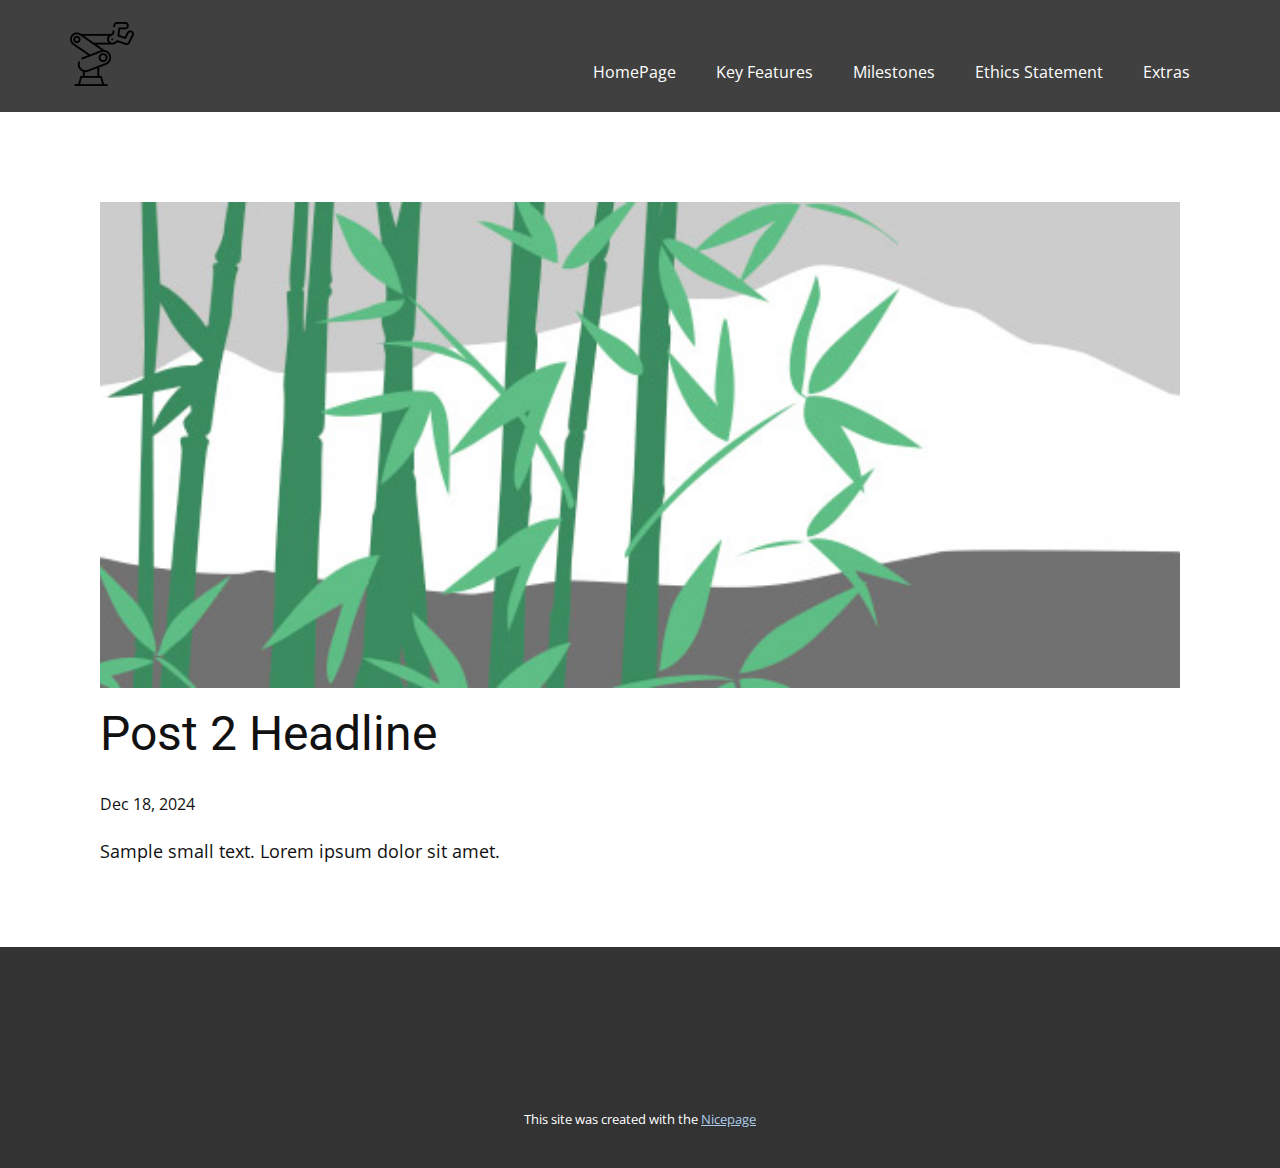
<file: blog/post-1.html>
<!DOCTYPE html>
<html style="font-size: 16px;" lang="en"><head>
    <meta name="viewport" content="width=device-width, initial-scale=1.0">
    <meta charset="utf-8">
    <meta name="keywords" content="Post 6 Headline">
    <meta name="description" content="">
    <title>Post 2 Headline</title>
    <link rel="stylesheet" href="../nicepage.css" media="screen">
<link rel="stylesheet" href="../Post-Template.css" media="screen">
    <script class="u-script" type="text/javascript" src="../jquery.js" defer=""></script>
    <script class="u-script" type="text/javascript" src="../nicepage.js" defer=""></script>
    <meta name="generator" content="Nicepage 7.1.0, nicepage.com">
    <link id="u-theme-google-font" rel="stylesheet" href="https://fonts.googleapis.com/css?family=Roboto:100,100i,300,300i,400,400i,500,500i,700,700i,900,900i|Open+Sans:300,300i,400,400i,500,500i,600,600i,700,700i,800,800i">
    
    
    
    <script type="application/ld+json">{
		"@context": "http://schema.org",
		"@type": "Organization",
		"name": "",
		"logo": "images/3253587.png"
}</script>
    <meta name="theme-color" content="#478ac9">
  <meta data-intl-tel-input-cdn-path="intlTelInput/"></head>
  <body data-path-to-root="./" data-include-products="false" class="u-body u-xl-mode" data-lang="en"><header class="u-clearfix u-grey-75 u-header" id="sec-2ca1" data-animation-name="" data-animation-duration="0" data-animation-delay="0" data-animation-direction=""><div class="u-clearfix u-sheet u-sheet-1">
        <a href="#" class="u-image u-logo u-image-1" data-image-width="128" data-image-height="128">
          <img src="../images/3253587.png" class="u-logo-image u-logo-image-1">
        </a>
        <nav class="u-menu u-menu-one-level u-offcanvas u-menu-1">
          <div class="menu-collapse" style="font-size: 1rem; letter-spacing: 0px;">
            <a class="u-button-style u-custom-left-right-menu-spacing u-custom-padding-bottom u-custom-top-bottom-menu-spacing u-hamburger-link u-nav-link u-text-active-palette-1-base u-text-hover-palette-2-base" href="#">
              <svg class="u-svg-link" viewBox="0 0 24 24"><use xlink:href="#menu-hamburger"></use></svg>
              <svg class="u-svg-content" version="1.1" id="menu-hamburger" viewBox="0 0 16 16" x="0px" y="0px" xmlns:xlink="http://www.w3.org/1999/xlink" xmlns="http://www.w3.org/2000/svg"><g><rect y="1" width="16" height="2"></rect><rect y="7" width="16" height="2"></rect><rect y="13" width="16" height="2"></rect>
</g></svg>
            </a>
          </div>
          <div class="u-nav-container">
            <ul class="u-nav u-unstyled u-nav-1"><li class="u-nav-item"><a class="u-button-style u-nav-link u-text-active-palette-1-base u-text-hover-palette-2-base" href="../" style="padding: 10px 20px;">HomePage</a>
</li><li class="u-nav-item"><a class="u-button-style u-nav-link u-text-active-palette-1-base u-text-hover-palette-2-base" href="../Key-Features.html" style="padding: 10px 20px;">Key Features</a>
</li><li class="u-nav-item"><a class="u-button-style u-nav-link u-text-active-palette-1-base u-text-hover-palette-2-base" href="../Milestones.html" style="padding: 10px 20px;">Milestones</a>
</li><li class="u-nav-item"><a class="u-button-style u-nav-link u-text-active-palette-1-base u-text-hover-palette-2-base" href="../Ethics-Statement.html" style="padding: 10px 20px;">Ethics Statement</a>
</li><li class="u-nav-item"><a class="u-button-style u-nav-link u-text-active-palette-1-base u-text-hover-palette-2-base" href="../Extras.html" style="padding: 10px 20px;">Extras</a>
</li></ul>
          </div>
          <div class="u-nav-container-collapse">
            <div class="u-black u-container-style u-inner-container-layout u-opacity u-opacity-95 u-sidenav">
              <div class="u-inner-container-layout u-sidenav-overflow">
                <div class="u-menu-close"></div>
                <ul class="u-align-center u-nav u-popupmenu-items u-unstyled u-nav-2"><li class="u-nav-item"><a class="u-button-style u-nav-link" href="../">HomePage</a>
</li><li class="u-nav-item"><a class="u-button-style u-nav-link" href="../Key-Features.html">Key Features</a>
</li><li class="u-nav-item"><a class="u-button-style u-nav-link" href="../Milestones.html">Milestones</a>
</li><li class="u-nav-item"><a class="u-button-style u-nav-link" href="../Ethics-Statement.html">Ethics Statement</a>
</li><li class="u-nav-item"><a class="u-button-style u-nav-link" href="../Extras.html">Extras</a>
</li></ul>
              </div>
            </div>
            <div class="u-black u-menu-overlay u-opacity u-opacity-70"></div>
          </div>
        </nav>
      </div></header>
    <section class="u-align-center u-clearfix u-section-1" id="sec-605e">
      <div class="u-clearfix u-sheet u-valign-middle-md u-valign-middle-sm u-valign-middle-xs u-sheet-1"><!--post_details--><!--post_details_options_json--><!--{"source":""}--><!--/post_details_options_json--><!--blog_post-->
        <div class="u-container-style u-expanded-width u-post-details u-post-details-1">
          <div class="u-container-layout u-valign-middle u-container-layout-1"><!--blog_post_image-->
            <img alt="" class="u-blog-control u-expanded-width u-image u-image-default u-image-1" src="../images/68f64b9d.jpeg"><!--/blog_post_image--><!--blog_post_header-->
            <h2 class="u-blog-control u-text u-text-1">Post 2 Headline</h2><!--/blog_post_header--><!--blog_post_metadata-->
            <div class="u-blog-control u-metadata u-metadata-1"><!--blog_post_metadata_date-->
              <span class="u-meta-date u-meta-icon">Dec 18, 2024</span><!--/blog_post_metadata_date--><!--blog_post_metadata_category-->
              <!--/blog_post_metadata_category--><!--blog_post_metadata_comments-->
              <!--/blog_post_metadata_comments-->
            </div><!--/blog_post_metadata--><!--blog_post_content-->
            <div class="u-align-justify u-blog-control u-post-content u-text u-text-2 fr-view">
  <p>Sample small text. Lorem ipsum dolor sit amet.</p>
  </div><!--/blog_post_content-->
          </div>
        </div><!--/blog_post--><!--/post_details-->
      </div>
    </section>
    
    
    
    <footer class="u-align-center u-clearfix u-container-align-center u-footer u-grey-80 u-footer" id="sec-f3cd"><div class="u-clearfix u-sheet u-sheet-1"></div></footer>
    <section class="u-backlink u-clearfix u-grey-80">
      <p class="u-text">
        <span>This site was created with the </span>
        <a class="u-link" href="https://nicepage.com/" target="_blank" rel="nofollow">
          <span>Nicepage</span>
        </a>
      </p>
    </section>
  
</body></html>
</file>
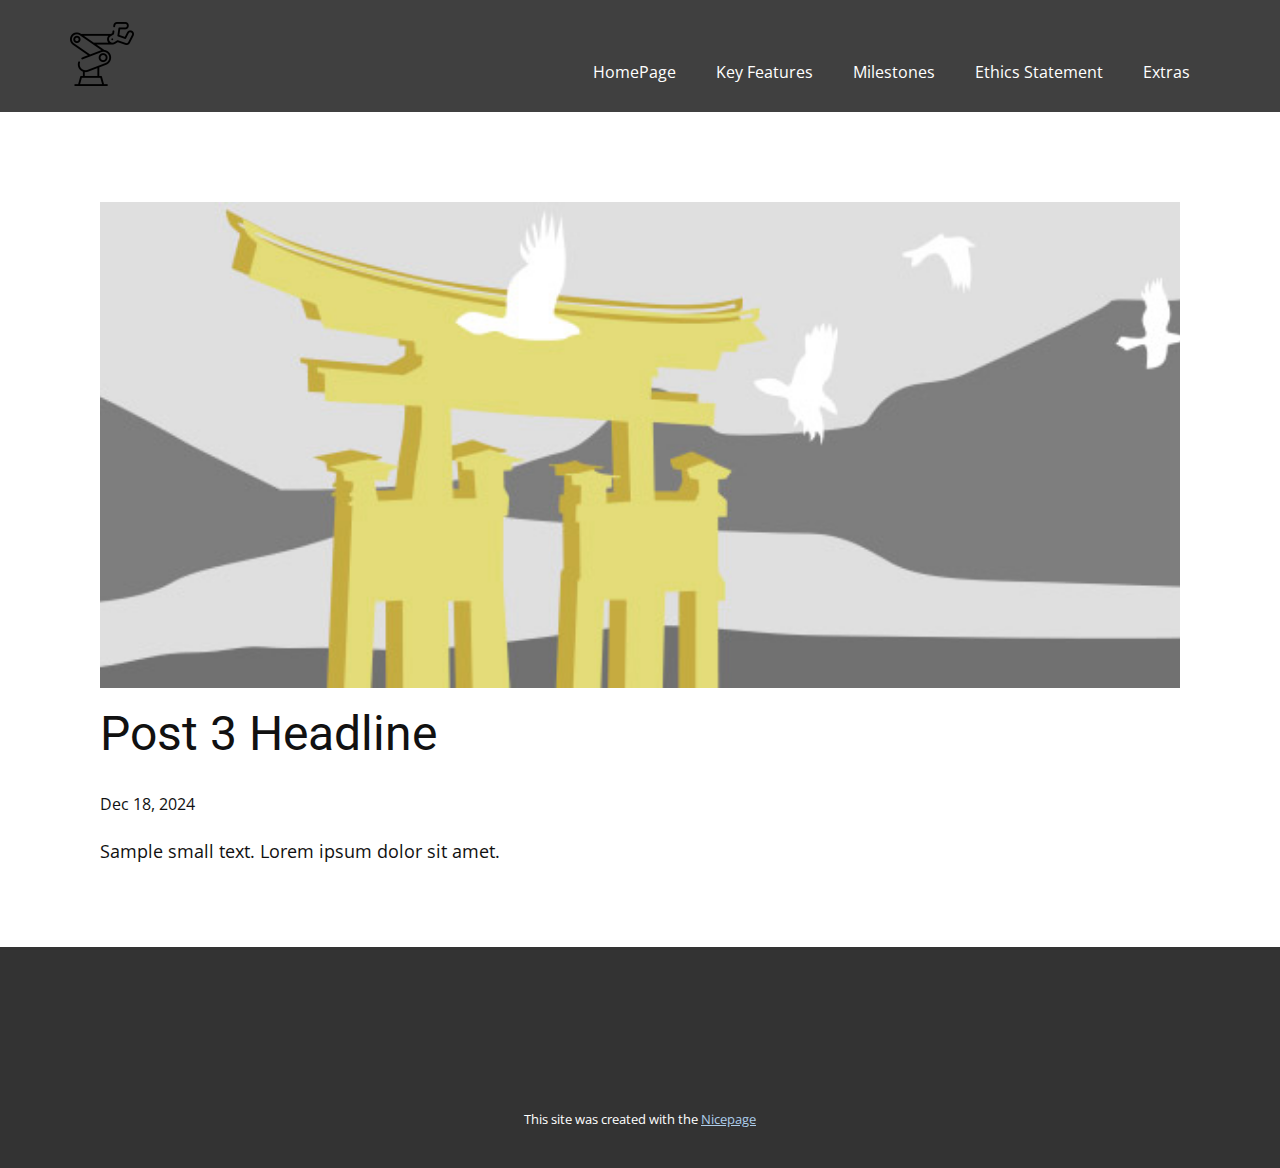
<file: blog/post-2.html>
<!DOCTYPE html>
<html style="font-size: 16px;" lang="en"><head>
    <meta name="viewport" content="width=device-width, initial-scale=1.0">
    <meta charset="utf-8">
    <meta name="keywords" content="Post 6 Headline">
    <meta name="description" content="">
    <title>Post 3 Headline</title>
    <link rel="stylesheet" href="../nicepage.css" media="screen">
<link rel="stylesheet" href="../Post-Template.css" media="screen">
    <script class="u-script" type="text/javascript" src="../jquery.js" defer=""></script>
    <script class="u-script" type="text/javascript" src="../nicepage.js" defer=""></script>
    <meta name="generator" content="Nicepage 7.1.0, nicepage.com">
    <link id="u-theme-google-font" rel="stylesheet" href="https://fonts.googleapis.com/css?family=Roboto:100,100i,300,300i,400,400i,500,500i,700,700i,900,900i|Open+Sans:300,300i,400,400i,500,500i,600,600i,700,700i,800,800i">
    
    
    
    <script type="application/ld+json">{
		"@context": "http://schema.org",
		"@type": "Organization",
		"name": "",
		"logo": "images/3253587.png"
}</script>
    <meta name="theme-color" content="#478ac9">
  <meta data-intl-tel-input-cdn-path="intlTelInput/"></head>
  <body data-path-to-root="./" data-include-products="false" class="u-body u-xl-mode" data-lang="en"><header class="u-clearfix u-grey-75 u-header" id="sec-2ca1" data-animation-name="" data-animation-duration="0" data-animation-delay="0" data-animation-direction=""><div class="u-clearfix u-sheet u-sheet-1">
        <a href="#" class="u-image u-logo u-image-1" data-image-width="128" data-image-height="128">
          <img src="../images/3253587.png" class="u-logo-image u-logo-image-1">
        </a>
        <nav class="u-menu u-menu-one-level u-offcanvas u-menu-1">
          <div class="menu-collapse" style="font-size: 1rem; letter-spacing: 0px;">
            <a class="u-button-style u-custom-left-right-menu-spacing u-custom-padding-bottom u-custom-top-bottom-menu-spacing u-hamburger-link u-nav-link u-text-active-palette-1-base u-text-hover-palette-2-base" href="#">
              <svg class="u-svg-link" viewBox="0 0 24 24"><use xlink:href="#menu-hamburger"></use></svg>
              <svg class="u-svg-content" version="1.1" id="menu-hamburger" viewBox="0 0 16 16" x="0px" y="0px" xmlns:xlink="http://www.w3.org/1999/xlink" xmlns="http://www.w3.org/2000/svg"><g><rect y="1" width="16" height="2"></rect><rect y="7" width="16" height="2"></rect><rect y="13" width="16" height="2"></rect>
</g></svg>
            </a>
          </div>
          <div class="u-nav-container">
            <ul class="u-nav u-unstyled u-nav-1"><li class="u-nav-item"><a class="u-button-style u-nav-link u-text-active-palette-1-base u-text-hover-palette-2-base" href="../" style="padding: 10px 20px;">HomePage</a>
</li><li class="u-nav-item"><a class="u-button-style u-nav-link u-text-active-palette-1-base u-text-hover-palette-2-base" href="../Key-Features.html" style="padding: 10px 20px;">Key Features</a>
</li><li class="u-nav-item"><a class="u-button-style u-nav-link u-text-active-palette-1-base u-text-hover-palette-2-base" href="../Milestones.html" style="padding: 10px 20px;">Milestones</a>
</li><li class="u-nav-item"><a class="u-button-style u-nav-link u-text-active-palette-1-base u-text-hover-palette-2-base" href="../Ethics-Statement.html" style="padding: 10px 20px;">Ethics Statement</a>
</li><li class="u-nav-item"><a class="u-button-style u-nav-link u-text-active-palette-1-base u-text-hover-palette-2-base" href="../Extras.html" style="padding: 10px 20px;">Extras</a>
</li></ul>
          </div>
          <div class="u-nav-container-collapse">
            <div class="u-black u-container-style u-inner-container-layout u-opacity u-opacity-95 u-sidenav">
              <div class="u-inner-container-layout u-sidenav-overflow">
                <div class="u-menu-close"></div>
                <ul class="u-align-center u-nav u-popupmenu-items u-unstyled u-nav-2"><li class="u-nav-item"><a class="u-button-style u-nav-link" href="../">HomePage</a>
</li><li class="u-nav-item"><a class="u-button-style u-nav-link" href="../Key-Features.html">Key Features</a>
</li><li class="u-nav-item"><a class="u-button-style u-nav-link" href="../Milestones.html">Milestones</a>
</li><li class="u-nav-item"><a class="u-button-style u-nav-link" href="../Ethics-Statement.html">Ethics Statement</a>
</li><li class="u-nav-item"><a class="u-button-style u-nav-link" href="../Extras.html">Extras</a>
</li></ul>
              </div>
            </div>
            <div class="u-black u-menu-overlay u-opacity u-opacity-70"></div>
          </div>
        </nav>
      </div></header>
    <section class="u-align-center u-clearfix u-section-1" id="sec-605e">
      <div class="u-clearfix u-sheet u-valign-middle-md u-valign-middle-sm u-valign-middle-xs u-sheet-1"><!--post_details--><!--post_details_options_json--><!--{"source":""}--><!--/post_details_options_json--><!--blog_post-->
        <div class="u-container-style u-expanded-width u-post-details u-post-details-1">
          <div class="u-container-layout u-valign-middle u-container-layout-1"><!--blog_post_image-->
            <img alt="" class="u-blog-control u-expanded-width u-image u-image-default u-image-1" src="../images/8ad73f3c.jpeg"><!--/blog_post_image--><!--blog_post_header-->
            <h2 class="u-blog-control u-text u-text-1">Post 3 Headline</h2><!--/blog_post_header--><!--blog_post_metadata-->
            <div class="u-blog-control u-metadata u-metadata-1"><!--blog_post_metadata_date-->
              <span class="u-meta-date u-meta-icon">Dec 18, 2024</span><!--/blog_post_metadata_date--><!--blog_post_metadata_category-->
              <!--/blog_post_metadata_category--><!--blog_post_metadata_comments-->
              <!--/blog_post_metadata_comments-->
            </div><!--/blog_post_metadata--><!--blog_post_content-->
            <div class="u-align-justify u-blog-control u-post-content u-text u-text-2 fr-view">
  <p>Sample small text. Lorem ipsum dolor sit amet.</p>
  </div><!--/blog_post_content-->
          </div>
        </div><!--/blog_post--><!--/post_details-->
      </div>
    </section>
    
    
    
    <footer class="u-align-center u-clearfix u-container-align-center u-footer u-grey-80 u-footer" id="sec-f3cd"><div class="u-clearfix u-sheet u-sheet-1"></div></footer>
    <section class="u-backlink u-clearfix u-grey-80">
      <p class="u-text">
        <span>This site was created with the </span>
        <a class="u-link" href="https://nicepage.com/" target="_blank" rel="nofollow">
          <span>Nicepage</span>
        </a>
      </p>
    </section>
  
</body></html>
</file>
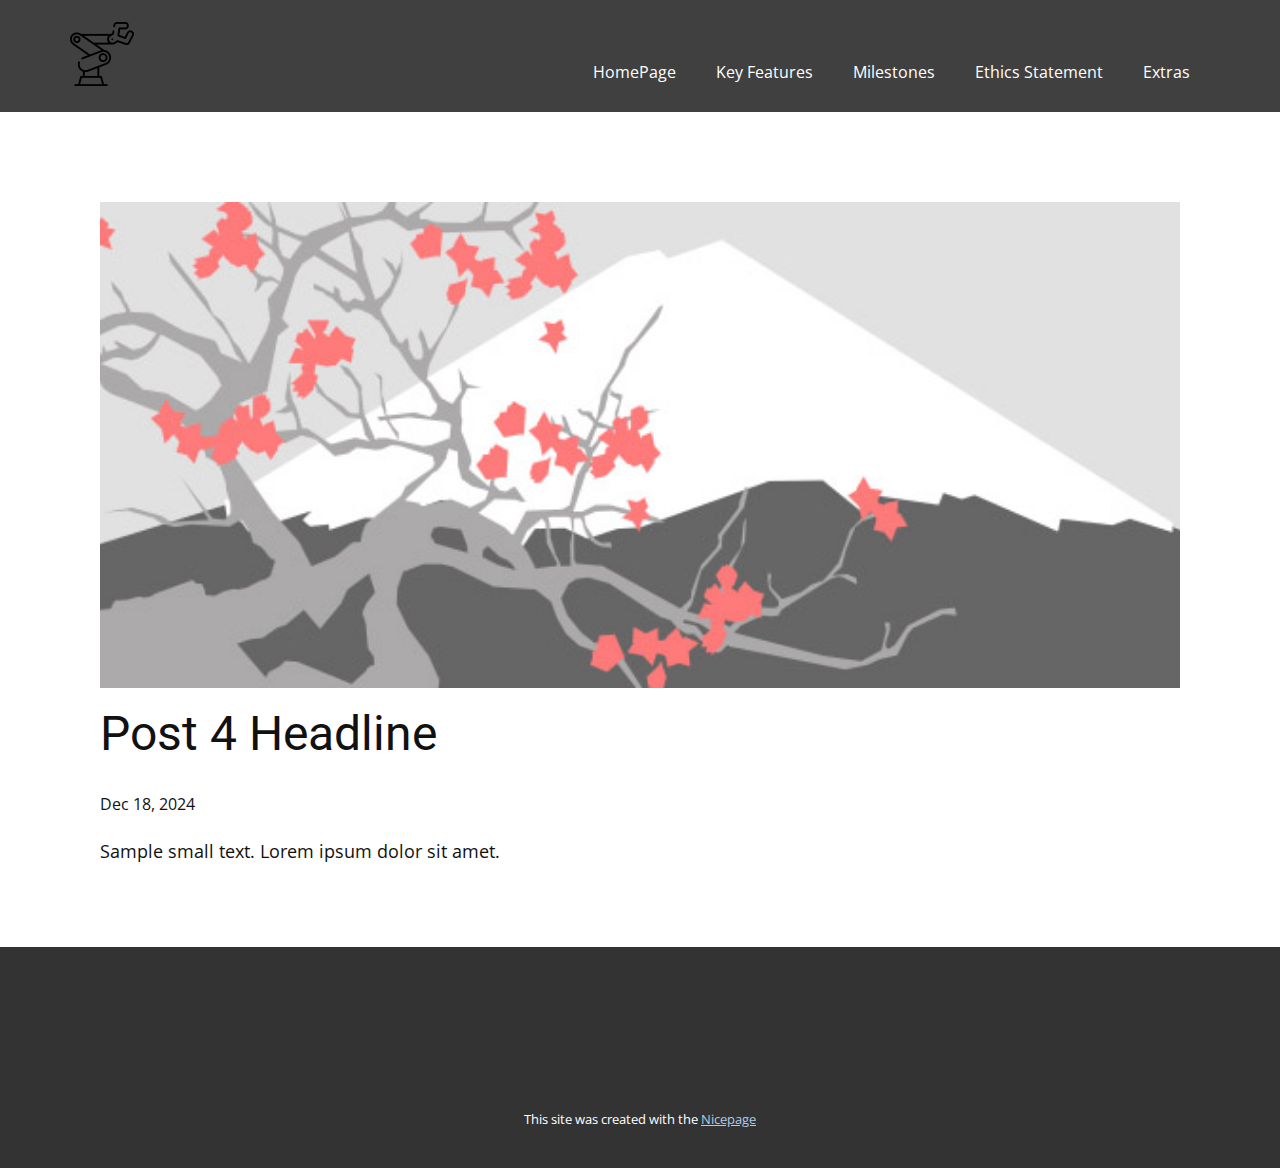
<file: blog/post-3.html>
<!DOCTYPE html>
<html style="font-size: 16px;" lang="en"><head>
    <meta name="viewport" content="width=device-width, initial-scale=1.0">
    <meta charset="utf-8">
    <meta name="keywords" content="Post 6 Headline">
    <meta name="description" content="">
    <title>Post 4 Headline</title>
    <link rel="stylesheet" href="../nicepage.css" media="screen">
<link rel="stylesheet" href="../Post-Template.css" media="screen">
    <script class="u-script" type="text/javascript" src="../jquery.js" defer=""></script>
    <script class="u-script" type="text/javascript" src="../nicepage.js" defer=""></script>
    <meta name="generator" content="Nicepage 7.1.0, nicepage.com">
    <link id="u-theme-google-font" rel="stylesheet" href="https://fonts.googleapis.com/css?family=Roboto:100,100i,300,300i,400,400i,500,500i,700,700i,900,900i|Open+Sans:300,300i,400,400i,500,500i,600,600i,700,700i,800,800i">
    
    
    
    <script type="application/ld+json">{
		"@context": "http://schema.org",
		"@type": "Organization",
		"name": "",
		"logo": "images/3253587.png"
}</script>
    <meta name="theme-color" content="#478ac9">
  <meta data-intl-tel-input-cdn-path="intlTelInput/"></head>
  <body data-path-to-root="./" data-include-products="false" class="u-body u-xl-mode" data-lang="en"><header class="u-clearfix u-grey-75 u-header" id="sec-2ca1" data-animation-name="" data-animation-duration="0" data-animation-delay="0" data-animation-direction=""><div class="u-clearfix u-sheet u-sheet-1">
        <a href="#" class="u-image u-logo u-image-1" data-image-width="128" data-image-height="128">
          <img src="../images/3253587.png" class="u-logo-image u-logo-image-1">
        </a>
        <nav class="u-menu u-menu-one-level u-offcanvas u-menu-1">
          <div class="menu-collapse" style="font-size: 1rem; letter-spacing: 0px;">
            <a class="u-button-style u-custom-left-right-menu-spacing u-custom-padding-bottom u-custom-top-bottom-menu-spacing u-hamburger-link u-nav-link u-text-active-palette-1-base u-text-hover-palette-2-base" href="#">
              <svg class="u-svg-link" viewBox="0 0 24 24"><use xlink:href="#menu-hamburger"></use></svg>
              <svg class="u-svg-content" version="1.1" id="menu-hamburger" viewBox="0 0 16 16" x="0px" y="0px" xmlns:xlink="http://www.w3.org/1999/xlink" xmlns="http://www.w3.org/2000/svg"><g><rect y="1" width="16" height="2"></rect><rect y="7" width="16" height="2"></rect><rect y="13" width="16" height="2"></rect>
</g></svg>
            </a>
          </div>
          <div class="u-nav-container">
            <ul class="u-nav u-unstyled u-nav-1"><li class="u-nav-item"><a class="u-button-style u-nav-link u-text-active-palette-1-base u-text-hover-palette-2-base" href="../" style="padding: 10px 20px;">HomePage</a>
</li><li class="u-nav-item"><a class="u-button-style u-nav-link u-text-active-palette-1-base u-text-hover-palette-2-base" href="../Key-Features.html" style="padding: 10px 20px;">Key Features</a>
</li><li class="u-nav-item"><a class="u-button-style u-nav-link u-text-active-palette-1-base u-text-hover-palette-2-base" href="../Milestones.html" style="padding: 10px 20px;">Milestones</a>
</li><li class="u-nav-item"><a class="u-button-style u-nav-link u-text-active-palette-1-base u-text-hover-palette-2-base" href="../Ethics-Statement.html" style="padding: 10px 20px;">Ethics Statement</a>
</li><li class="u-nav-item"><a class="u-button-style u-nav-link u-text-active-palette-1-base u-text-hover-palette-2-base" href="../Extras.html" style="padding: 10px 20px;">Extras</a>
</li></ul>
          </div>
          <div class="u-nav-container-collapse">
            <div class="u-black u-container-style u-inner-container-layout u-opacity u-opacity-95 u-sidenav">
              <div class="u-inner-container-layout u-sidenav-overflow">
                <div class="u-menu-close"></div>
                <ul class="u-align-center u-nav u-popupmenu-items u-unstyled u-nav-2"><li class="u-nav-item"><a class="u-button-style u-nav-link" href="../">HomePage</a>
</li><li class="u-nav-item"><a class="u-button-style u-nav-link" href="../Key-Features.html">Key Features</a>
</li><li class="u-nav-item"><a class="u-button-style u-nav-link" href="../Milestones.html">Milestones</a>
</li><li class="u-nav-item"><a class="u-button-style u-nav-link" href="../Ethics-Statement.html">Ethics Statement</a>
</li><li class="u-nav-item"><a class="u-button-style u-nav-link" href="../Extras.html">Extras</a>
</li></ul>
              </div>
            </div>
            <div class="u-black u-menu-overlay u-opacity u-opacity-70"></div>
          </div>
        </nav>
      </div></header>
    <section class="u-align-center u-clearfix u-section-1" id="sec-605e">
      <div class="u-clearfix u-sheet u-valign-middle-md u-valign-middle-sm u-valign-middle-xs u-sheet-1"><!--post_details--><!--post_details_options_json--><!--{"source":""}--><!--/post_details_options_json--><!--blog_post-->
        <div class="u-container-style u-expanded-width u-post-details u-post-details-1">
          <div class="u-container-layout u-valign-middle u-container-layout-1"><!--blog_post_image-->
            <img alt="" class="u-blog-control u-expanded-width u-image u-image-default u-image-1" src="../images/0fd3416c.jpeg"><!--/blog_post_image--><!--blog_post_header-->
            <h2 class="u-blog-control u-text u-text-1">Post 4 Headline</h2><!--/blog_post_header--><!--blog_post_metadata-->
            <div class="u-blog-control u-metadata u-metadata-1"><!--blog_post_metadata_date-->
              <span class="u-meta-date u-meta-icon">Dec 18, 2024</span><!--/blog_post_metadata_date--><!--blog_post_metadata_category-->
              <!--/blog_post_metadata_category--><!--blog_post_metadata_comments-->
              <!--/blog_post_metadata_comments-->
            </div><!--/blog_post_metadata--><!--blog_post_content-->
            <div class="u-align-justify u-blog-control u-post-content u-text u-text-2 fr-view">
  <p>Sample small text. Lorem ipsum dolor sit amet.</p>
  </div><!--/blog_post_content-->
          </div>
        </div><!--/blog_post--><!--/post_details-->
      </div>
    </section>
    
    
    
    <footer class="u-align-center u-clearfix u-container-align-center u-footer u-grey-80 u-footer" id="sec-f3cd"><div class="u-clearfix u-sheet u-sheet-1"></div></footer>
    <section class="u-backlink u-clearfix u-grey-80">
      <p class="u-text">
        <span>This site was created with the </span>
        <a class="u-link" href="https://nicepage.com/" target="_blank" rel="nofollow">
          <span>Nicepage</span>
        </a>
      </p>
    </section>
  
</body></html>
</file>
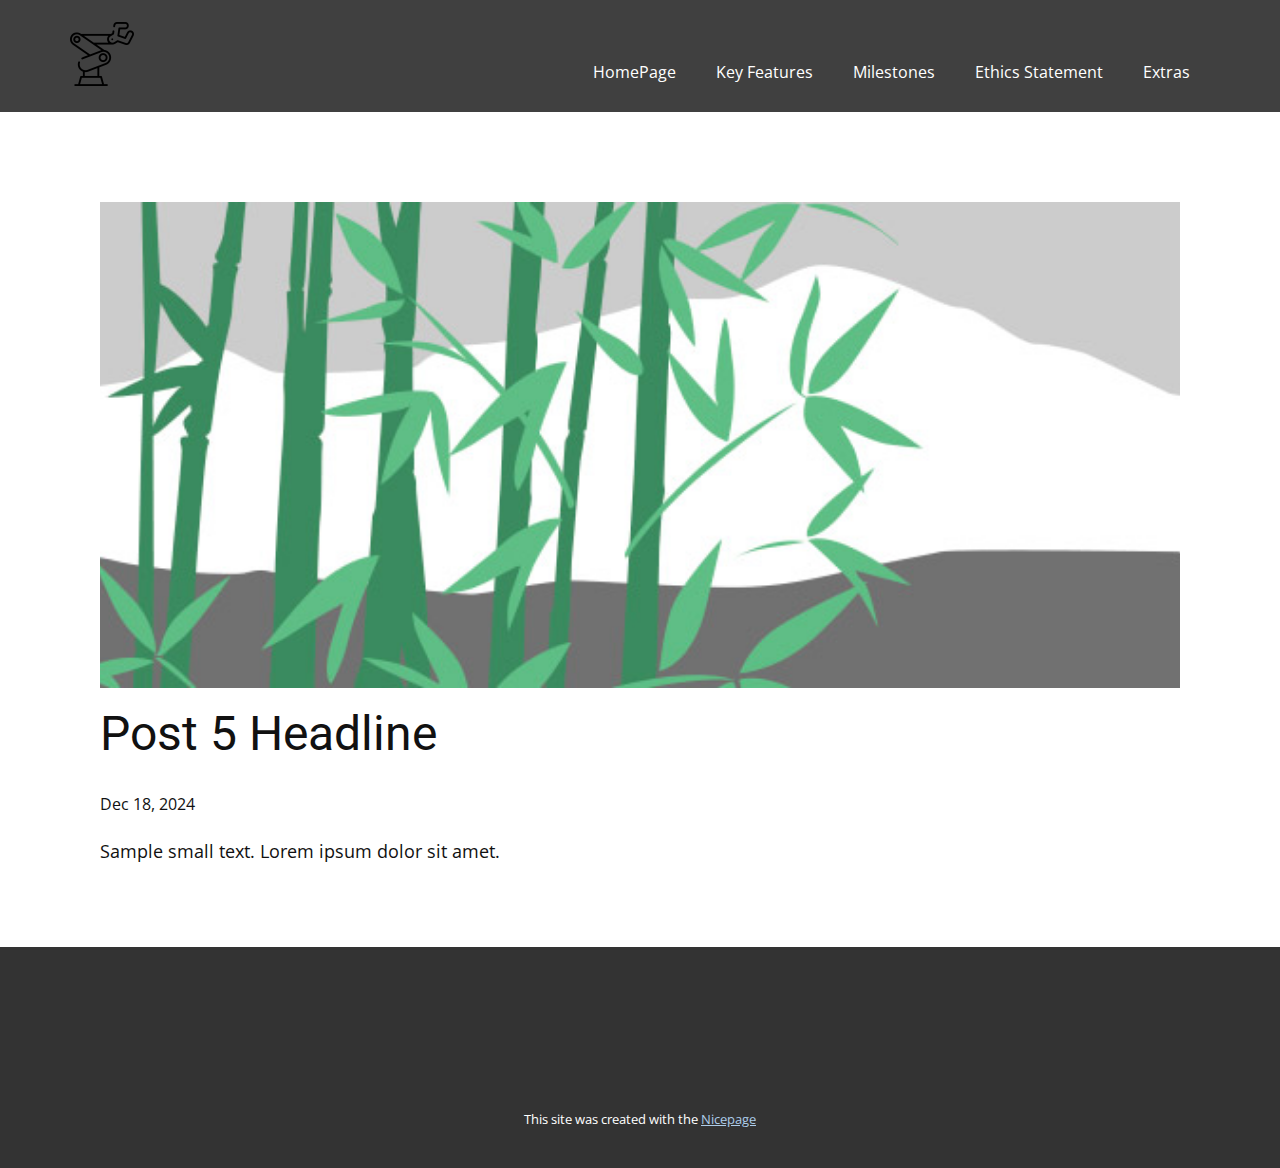
<file: blog/post-4.html>
<!DOCTYPE html>
<html style="font-size: 16px;" lang="en"><head>
    <meta name="viewport" content="width=device-width, initial-scale=1.0">
    <meta charset="utf-8">
    <meta name="keywords" content="Post 6 Headline">
    <meta name="description" content="">
    <title>Post 5 Headline</title>
    <link rel="stylesheet" href="../nicepage.css" media="screen">
<link rel="stylesheet" href="../Post-Template.css" media="screen">
    <script class="u-script" type="text/javascript" src="../jquery.js" defer=""></script>
    <script class="u-script" type="text/javascript" src="../nicepage.js" defer=""></script>
    <meta name="generator" content="Nicepage 7.1.0, nicepage.com">
    <link id="u-theme-google-font" rel="stylesheet" href="https://fonts.googleapis.com/css?family=Roboto:100,100i,300,300i,400,400i,500,500i,700,700i,900,900i|Open+Sans:300,300i,400,400i,500,500i,600,600i,700,700i,800,800i">
    
    
    
    <script type="application/ld+json">{
		"@context": "http://schema.org",
		"@type": "Organization",
		"name": "",
		"logo": "images/3253587.png"
}</script>
    <meta name="theme-color" content="#478ac9">
  <meta data-intl-tel-input-cdn-path="intlTelInput/"></head>
  <body data-path-to-root="./" data-include-products="false" class="u-body u-xl-mode" data-lang="en"><header class="u-clearfix u-grey-75 u-header" id="sec-2ca1" data-animation-name="" data-animation-duration="0" data-animation-delay="0" data-animation-direction=""><div class="u-clearfix u-sheet u-sheet-1">
        <a href="#" class="u-image u-logo u-image-1" data-image-width="128" data-image-height="128">
          <img src="../images/3253587.png" class="u-logo-image u-logo-image-1">
        </a>
        <nav class="u-menu u-menu-one-level u-offcanvas u-menu-1">
          <div class="menu-collapse" style="font-size: 1rem; letter-spacing: 0px;">
            <a class="u-button-style u-custom-left-right-menu-spacing u-custom-padding-bottom u-custom-top-bottom-menu-spacing u-hamburger-link u-nav-link u-text-active-palette-1-base u-text-hover-palette-2-base" href="#">
              <svg class="u-svg-link" viewBox="0 0 24 24"><use xlink:href="#menu-hamburger"></use></svg>
              <svg class="u-svg-content" version="1.1" id="menu-hamburger" viewBox="0 0 16 16" x="0px" y="0px" xmlns:xlink="http://www.w3.org/1999/xlink" xmlns="http://www.w3.org/2000/svg"><g><rect y="1" width="16" height="2"></rect><rect y="7" width="16" height="2"></rect><rect y="13" width="16" height="2"></rect>
</g></svg>
            </a>
          </div>
          <div class="u-nav-container">
            <ul class="u-nav u-unstyled u-nav-1"><li class="u-nav-item"><a class="u-button-style u-nav-link u-text-active-palette-1-base u-text-hover-palette-2-base" href="../" style="padding: 10px 20px;">HomePage</a>
</li><li class="u-nav-item"><a class="u-button-style u-nav-link u-text-active-palette-1-base u-text-hover-palette-2-base" href="../Key-Features.html" style="padding: 10px 20px;">Key Features</a>
</li><li class="u-nav-item"><a class="u-button-style u-nav-link u-text-active-palette-1-base u-text-hover-palette-2-base" href="../Milestones.html" style="padding: 10px 20px;">Milestones</a>
</li><li class="u-nav-item"><a class="u-button-style u-nav-link u-text-active-palette-1-base u-text-hover-palette-2-base" href="../Ethics-Statement.html" style="padding: 10px 20px;">Ethics Statement</a>
</li><li class="u-nav-item"><a class="u-button-style u-nav-link u-text-active-palette-1-base u-text-hover-palette-2-base" href="../Extras.html" style="padding: 10px 20px;">Extras</a>
</li></ul>
          </div>
          <div class="u-nav-container-collapse">
            <div class="u-black u-container-style u-inner-container-layout u-opacity u-opacity-95 u-sidenav">
              <div class="u-inner-container-layout u-sidenav-overflow">
                <div class="u-menu-close"></div>
                <ul class="u-align-center u-nav u-popupmenu-items u-unstyled u-nav-2"><li class="u-nav-item"><a class="u-button-style u-nav-link" href="../">HomePage</a>
</li><li class="u-nav-item"><a class="u-button-style u-nav-link" href="../Key-Features.html">Key Features</a>
</li><li class="u-nav-item"><a class="u-button-style u-nav-link" href="../Milestones.html">Milestones</a>
</li><li class="u-nav-item"><a class="u-button-style u-nav-link" href="../Ethics-Statement.html">Ethics Statement</a>
</li><li class="u-nav-item"><a class="u-button-style u-nav-link" href="../Extras.html">Extras</a>
</li></ul>
              </div>
            </div>
            <div class="u-black u-menu-overlay u-opacity u-opacity-70"></div>
          </div>
        </nav>
      </div></header>
    <section class="u-align-center u-clearfix u-section-1" id="sec-605e">
      <div class="u-clearfix u-sheet u-valign-middle-md u-valign-middle-sm u-valign-middle-xs u-sheet-1"><!--post_details--><!--post_details_options_json--><!--{"source":""}--><!--/post_details_options_json--><!--blog_post-->
        <div class="u-container-style u-expanded-width u-post-details u-post-details-1">
          <div class="u-container-layout u-valign-middle u-container-layout-1"><!--blog_post_image-->
            <img alt="" class="u-blog-control u-expanded-width u-image u-image-default u-image-1" src="../images/68f64b9d.jpeg"><!--/blog_post_image--><!--blog_post_header-->
            <h2 class="u-blog-control u-text u-text-1">Post 5 Headline</h2><!--/blog_post_header--><!--blog_post_metadata-->
            <div class="u-blog-control u-metadata u-metadata-1"><!--blog_post_metadata_date-->
              <span class="u-meta-date u-meta-icon">Dec 18, 2024</span><!--/blog_post_metadata_date--><!--blog_post_metadata_category-->
              <!--/blog_post_metadata_category--><!--blog_post_metadata_comments-->
              <!--/blog_post_metadata_comments-->
            </div><!--/blog_post_metadata--><!--blog_post_content-->
            <div class="u-align-justify u-blog-control u-post-content u-text u-text-2 fr-view">
  <p>Sample small text. Lorem ipsum dolor sit amet.</p>
  </div><!--/blog_post_content-->
          </div>
        </div><!--/blog_post--><!--/post_details-->
      </div>
    </section>
    
    
    
    <footer class="u-align-center u-clearfix u-container-align-center u-footer u-grey-80 u-footer" id="sec-f3cd"><div class="u-clearfix u-sheet u-sheet-1"></div></footer>
    <section class="u-backlink u-clearfix u-grey-80">
      <p class="u-text">
        <span>This site was created with the </span>
        <a class="u-link" href="https://nicepage.com/" target="_blank" rel="nofollow">
          <span>Nicepage</span>
        </a>
      </p>
    </section>
  
</body></html>
</file>
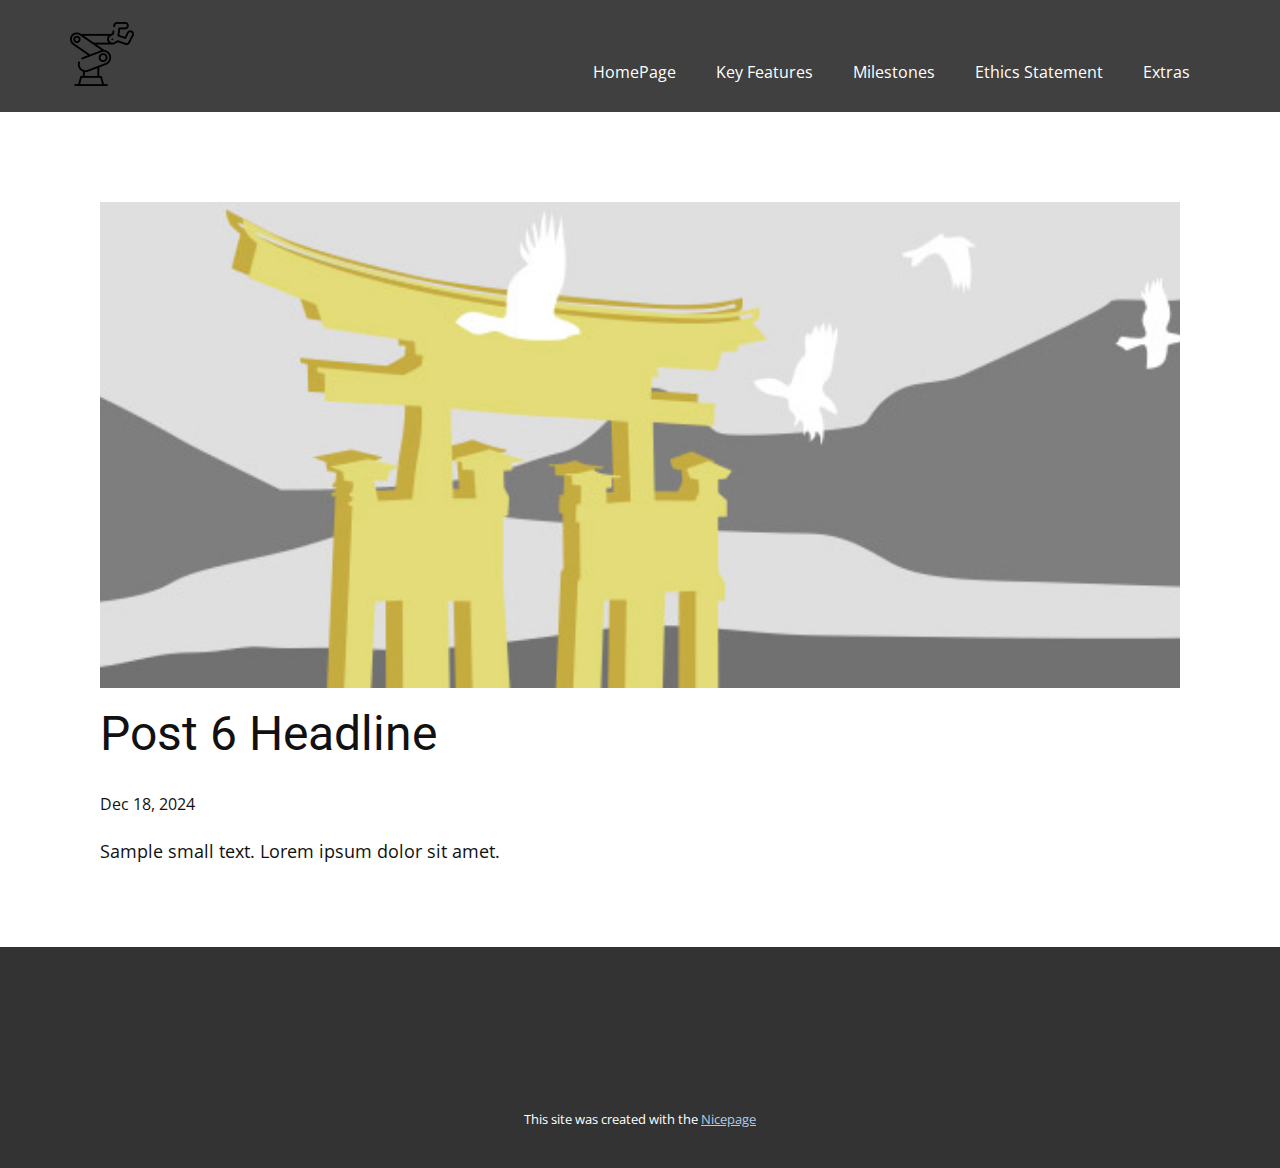
<file: blog/post-5.html>
<!DOCTYPE html>
<html style="font-size: 16px;" lang="en"><head>
    <meta name="viewport" content="width=device-width, initial-scale=1.0">
    <meta charset="utf-8">
    <meta name="keywords" content="Post 6 Headline">
    <meta name="description" content="">
    <title>Post 6 Headline</title>
    <link rel="stylesheet" href="../nicepage.css" media="screen">
<link rel="stylesheet" href="../Post-Template.css" media="screen">
    <script class="u-script" type="text/javascript" src="../jquery.js" defer=""></script>
    <script class="u-script" type="text/javascript" src="../nicepage.js" defer=""></script>
    <meta name="generator" content="Nicepage 7.1.0, nicepage.com">
    <link id="u-theme-google-font" rel="stylesheet" href="https://fonts.googleapis.com/css?family=Roboto:100,100i,300,300i,400,400i,500,500i,700,700i,900,900i|Open+Sans:300,300i,400,400i,500,500i,600,600i,700,700i,800,800i">
    
    
    
    <script type="application/ld+json">{
		"@context": "http://schema.org",
		"@type": "Organization",
		"name": "",
		"logo": "images/3253587.png"
}</script>
    <meta name="theme-color" content="#478ac9">
  <meta data-intl-tel-input-cdn-path="intlTelInput/"></head>
  <body data-path-to-root="./" data-include-products="false" class="u-body u-xl-mode" data-lang="en"><header class="u-clearfix u-grey-75 u-header" id="sec-2ca1" data-animation-name="" data-animation-duration="0" data-animation-delay="0" data-animation-direction=""><div class="u-clearfix u-sheet u-sheet-1">
        <a href="#" class="u-image u-logo u-image-1" data-image-width="128" data-image-height="128">
          <img src="../images/3253587.png" class="u-logo-image u-logo-image-1">
        </a>
        <nav class="u-menu u-menu-one-level u-offcanvas u-menu-1">
          <div class="menu-collapse" style="font-size: 1rem; letter-spacing: 0px;">
            <a class="u-button-style u-custom-left-right-menu-spacing u-custom-padding-bottom u-custom-top-bottom-menu-spacing u-hamburger-link u-nav-link u-text-active-palette-1-base u-text-hover-palette-2-base" href="#">
              <svg class="u-svg-link" viewBox="0 0 24 24"><use xlink:href="#menu-hamburger"></use></svg>
              <svg class="u-svg-content" version="1.1" id="menu-hamburger" viewBox="0 0 16 16" x="0px" y="0px" xmlns:xlink="http://www.w3.org/1999/xlink" xmlns="http://www.w3.org/2000/svg"><g><rect y="1" width="16" height="2"></rect><rect y="7" width="16" height="2"></rect><rect y="13" width="16" height="2"></rect>
</g></svg>
            </a>
          </div>
          <div class="u-nav-container">
            <ul class="u-nav u-unstyled u-nav-1"><li class="u-nav-item"><a class="u-button-style u-nav-link u-text-active-palette-1-base u-text-hover-palette-2-base" href="../" style="padding: 10px 20px;">HomePage</a>
</li><li class="u-nav-item"><a class="u-button-style u-nav-link u-text-active-palette-1-base u-text-hover-palette-2-base" href="../Key-Features.html" style="padding: 10px 20px;">Key Features</a>
</li><li class="u-nav-item"><a class="u-button-style u-nav-link u-text-active-palette-1-base u-text-hover-palette-2-base" href="../Milestones.html" style="padding: 10px 20px;">Milestones</a>
</li><li class="u-nav-item"><a class="u-button-style u-nav-link u-text-active-palette-1-base u-text-hover-palette-2-base" href="../Ethics-Statement.html" style="padding: 10px 20px;">Ethics Statement</a>
</li><li class="u-nav-item"><a class="u-button-style u-nav-link u-text-active-palette-1-base u-text-hover-palette-2-base" href="../Extras.html" style="padding: 10px 20px;">Extras</a>
</li></ul>
          </div>
          <div class="u-nav-container-collapse">
            <div class="u-black u-container-style u-inner-container-layout u-opacity u-opacity-95 u-sidenav">
              <div class="u-inner-container-layout u-sidenav-overflow">
                <div class="u-menu-close"></div>
                <ul class="u-align-center u-nav u-popupmenu-items u-unstyled u-nav-2"><li class="u-nav-item"><a class="u-button-style u-nav-link" href="../">HomePage</a>
</li><li class="u-nav-item"><a class="u-button-style u-nav-link" href="../Key-Features.html">Key Features</a>
</li><li class="u-nav-item"><a class="u-button-style u-nav-link" href="../Milestones.html">Milestones</a>
</li><li class="u-nav-item"><a class="u-button-style u-nav-link" href="../Ethics-Statement.html">Ethics Statement</a>
</li><li class="u-nav-item"><a class="u-button-style u-nav-link" href="../Extras.html">Extras</a>
</li></ul>
              </div>
            </div>
            <div class="u-black u-menu-overlay u-opacity u-opacity-70"></div>
          </div>
        </nav>
      </div></header>
    <section class="u-align-center u-clearfix u-section-1" id="sec-605e">
      <div class="u-clearfix u-sheet u-valign-middle-md u-valign-middle-sm u-valign-middle-xs u-sheet-1"><!--post_details--><!--post_details_options_json--><!--{"source":""}--><!--/post_details_options_json--><!--blog_post-->
        <div class="u-container-style u-expanded-width u-post-details u-post-details-1">
          <div class="u-container-layout u-valign-middle u-container-layout-1"><!--blog_post_image-->
            <img alt="" class="u-blog-control u-expanded-width u-image u-image-default u-image-1" src="../images/8ad73f3c.jpeg"><!--/blog_post_image--><!--blog_post_header-->
            <h2 class="u-blog-control u-text u-text-1">Post 6 Headline</h2><!--/blog_post_header--><!--blog_post_metadata-->
            <div class="u-blog-control u-metadata u-metadata-1"><!--blog_post_metadata_date-->
              <span class="u-meta-date u-meta-icon">Dec 18, 2024</span><!--/blog_post_metadata_date--><!--blog_post_metadata_category-->
              <!--/blog_post_metadata_category--><!--blog_post_metadata_comments-->
              <!--/blog_post_metadata_comments-->
            </div><!--/blog_post_metadata--><!--blog_post_content-->
            <div class="u-align-justify u-blog-control u-post-content u-text u-text-2 fr-view">
  <p>Sample small text. Lorem ipsum dolor sit amet.</p>
  </div><!--/blog_post_content-->
          </div>
        </div><!--/blog_post--><!--/post_details-->
      </div>
    </section>
    
    
    
    <footer class="u-align-center u-clearfix u-container-align-center u-footer u-grey-80 u-footer" id="sec-f3cd"><div class="u-clearfix u-sheet u-sheet-1"></div></footer>
    <section class="u-backlink u-clearfix u-grey-80">
      <p class="u-text">
        <span>This site was created with the </span>
        <a class="u-link" href="https://nicepage.com/" target="_blank" rel="nofollow">
          <span>Nicepage</span>
        </a>
      </p>
    </section>
  
</body></html>
</file>
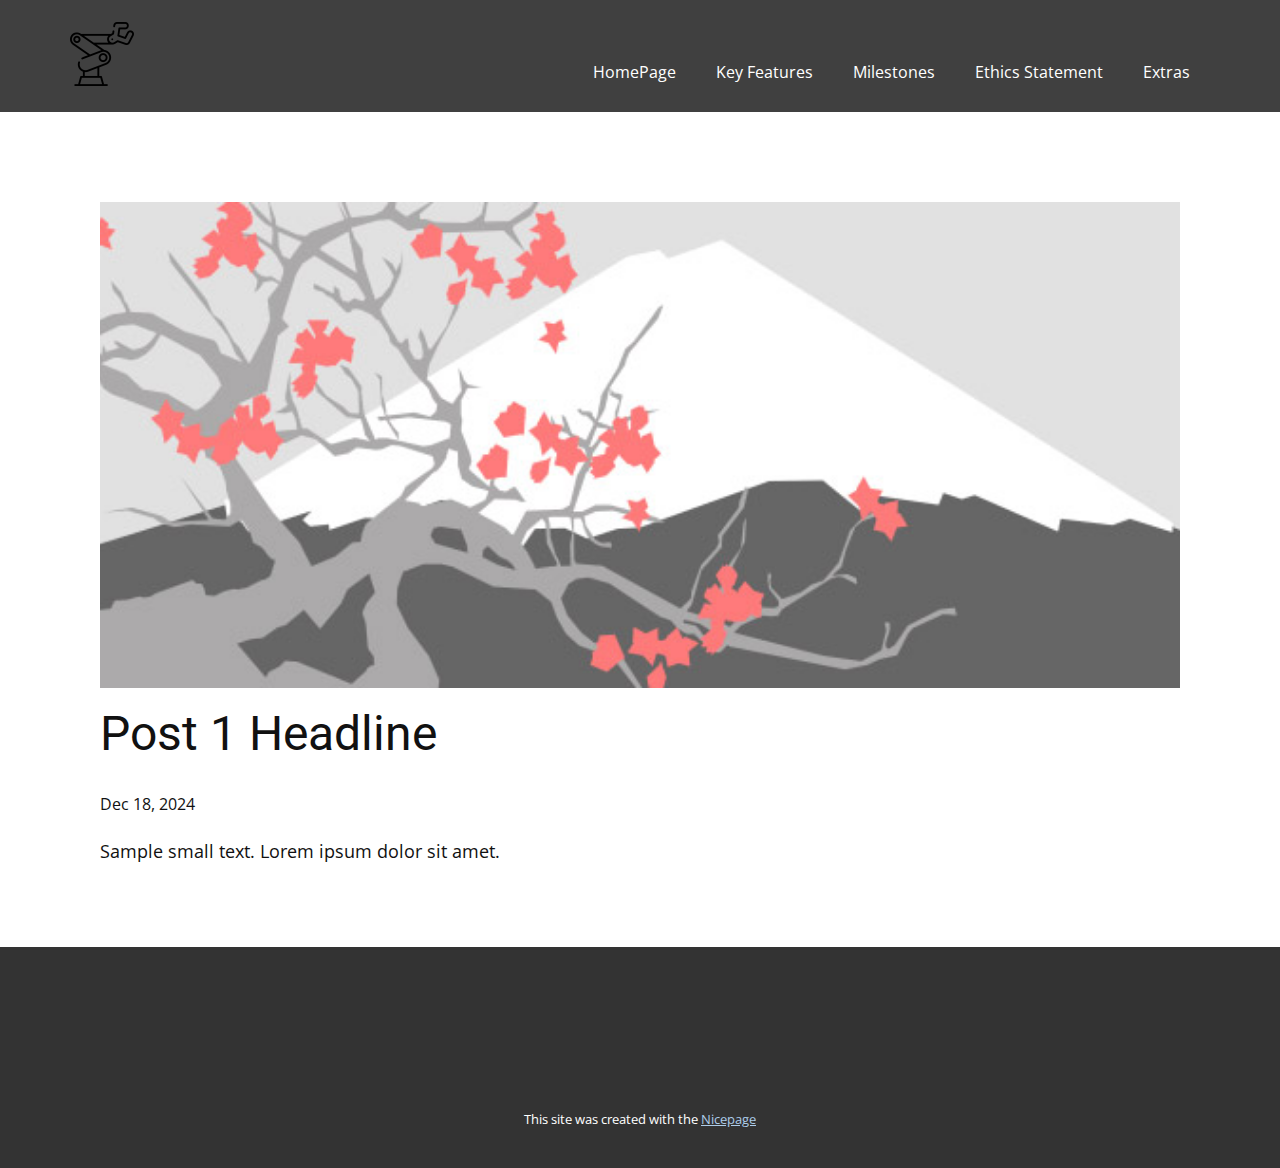
<file: blog/post.html>
<!DOCTYPE html>
<html style="font-size: 16px;" lang="en"><head>
    <meta name="viewport" content="width=device-width, initial-scale=1.0">
    <meta charset="utf-8">
    <meta name="keywords" content="Post 6 Headline">
    <meta name="description" content="">
    <title>Post 1 Headline</title>
    <link rel="stylesheet" href="../nicepage.css" media="screen">
<link rel="stylesheet" href="../Post-Template.css" media="screen">
    <script class="u-script" type="text/javascript" src="../jquery.js" defer=""></script>
    <script class="u-script" type="text/javascript" src="../nicepage.js" defer=""></script>
    <meta name="generator" content="Nicepage 7.1.0, nicepage.com">
    <link id="u-theme-google-font" rel="stylesheet" href="https://fonts.googleapis.com/css?family=Roboto:100,100i,300,300i,400,400i,500,500i,700,700i,900,900i|Open+Sans:300,300i,400,400i,500,500i,600,600i,700,700i,800,800i">
    
    
    
    <script type="application/ld+json">{
		"@context": "http://schema.org",
		"@type": "Organization",
		"name": "",
		"logo": "images/3253587.png"
}</script>
    <meta name="theme-color" content="#478ac9">
  <meta data-intl-tel-input-cdn-path="intlTelInput/"></head>
  <body data-path-to-root="./" data-include-products="false" class="u-body u-xl-mode" data-lang="en"><header class="u-clearfix u-grey-75 u-header" id="sec-2ca1" data-animation-name="" data-animation-duration="0" data-animation-delay="0" data-animation-direction=""><div class="u-clearfix u-sheet u-sheet-1">
        <a href="#" class="u-image u-logo u-image-1" data-image-width="128" data-image-height="128">
          <img src="../images/3253587.png" class="u-logo-image u-logo-image-1">
        </a>
        <nav class="u-menu u-menu-one-level u-offcanvas u-menu-1">
          <div class="menu-collapse" style="font-size: 1rem; letter-spacing: 0px;">
            <a class="u-button-style u-custom-left-right-menu-spacing u-custom-padding-bottom u-custom-top-bottom-menu-spacing u-hamburger-link u-nav-link u-text-active-palette-1-base u-text-hover-palette-2-base" href="#">
              <svg class="u-svg-link" viewBox="0 0 24 24"><use xlink:href="#menu-hamburger"></use></svg>
              <svg class="u-svg-content" version="1.1" id="menu-hamburger" viewBox="0 0 16 16" x="0px" y="0px" xmlns:xlink="http://www.w3.org/1999/xlink" xmlns="http://www.w3.org/2000/svg"><g><rect y="1" width="16" height="2"></rect><rect y="7" width="16" height="2"></rect><rect y="13" width="16" height="2"></rect>
</g></svg>
            </a>
          </div>
          <div class="u-nav-container">
            <ul class="u-nav u-unstyled u-nav-1"><li class="u-nav-item"><a class="u-button-style u-nav-link u-text-active-palette-1-base u-text-hover-palette-2-base" href="../" style="padding: 10px 20px;">HomePage</a>
</li><li class="u-nav-item"><a class="u-button-style u-nav-link u-text-active-palette-1-base u-text-hover-palette-2-base" href="../Key-Features.html" style="padding: 10px 20px;">Key Features</a>
</li><li class="u-nav-item"><a class="u-button-style u-nav-link u-text-active-palette-1-base u-text-hover-palette-2-base" href="../Milestones.html" style="padding: 10px 20px;">Milestones</a>
</li><li class="u-nav-item"><a class="u-button-style u-nav-link u-text-active-palette-1-base u-text-hover-palette-2-base" href="../Ethics-Statement.html" style="padding: 10px 20px;">Ethics Statement</a>
</li><li class="u-nav-item"><a class="u-button-style u-nav-link u-text-active-palette-1-base u-text-hover-palette-2-base" href="../Extras.html" style="padding: 10px 20px;">Extras</a>
</li></ul>
          </div>
          <div class="u-nav-container-collapse">
            <div class="u-black u-container-style u-inner-container-layout u-opacity u-opacity-95 u-sidenav">
              <div class="u-inner-container-layout u-sidenav-overflow">
                <div class="u-menu-close"></div>
                <ul class="u-align-center u-nav u-popupmenu-items u-unstyled u-nav-2"><li class="u-nav-item"><a class="u-button-style u-nav-link" href="../">HomePage</a>
</li><li class="u-nav-item"><a class="u-button-style u-nav-link" href="../Key-Features.html">Key Features</a>
</li><li class="u-nav-item"><a class="u-button-style u-nav-link" href="../Milestones.html">Milestones</a>
</li><li class="u-nav-item"><a class="u-button-style u-nav-link" href="../Ethics-Statement.html">Ethics Statement</a>
</li><li class="u-nav-item"><a class="u-button-style u-nav-link" href="../Extras.html">Extras</a>
</li></ul>
              </div>
            </div>
            <div class="u-black u-menu-overlay u-opacity u-opacity-70"></div>
          </div>
        </nav>
      </div></header>
    <section class="u-align-center u-clearfix u-section-1" id="sec-605e">
      <div class="u-clearfix u-sheet u-valign-middle-md u-valign-middle-sm u-valign-middle-xs u-sheet-1"><!--post_details--><!--post_details_options_json--><!--{"source":""}--><!--/post_details_options_json--><!--blog_post-->
        <div class="u-container-style u-expanded-width u-post-details u-post-details-1">
          <div class="u-container-layout u-valign-middle u-container-layout-1"><!--blog_post_image-->
            <img alt="" class="u-blog-control u-expanded-width u-image u-image-default u-image-1" src="../images/0fd3416c.jpeg"><!--/blog_post_image--><!--blog_post_header-->
            <h2 class="u-blog-control u-text u-text-1">Post 1 Headline</h2><!--/blog_post_header--><!--blog_post_metadata-->
            <div class="u-blog-control u-metadata u-metadata-1"><!--blog_post_metadata_date-->
              <span class="u-meta-date u-meta-icon">Dec 18, 2024</span><!--/blog_post_metadata_date--><!--blog_post_metadata_category-->
              <!--/blog_post_metadata_category--><!--blog_post_metadata_comments-->
              <!--/blog_post_metadata_comments-->
            </div><!--/blog_post_metadata--><!--blog_post_content-->
            <div class="u-align-justify u-blog-control u-post-content u-text u-text-2 fr-view">
  <p>Sample small text. Lorem ipsum dolor sit amet.</p>
  </div><!--/blog_post_content-->
          </div>
        </div><!--/blog_post--><!--/post_details-->
      </div>
    </section>
    
    
    
    <footer class="u-align-center u-clearfix u-container-align-center u-footer u-grey-80 u-footer" id="sec-f3cd"><div class="u-clearfix u-sheet u-sheet-1"></div></footer>
    <section class="u-backlink u-clearfix u-grey-80">
      <p class="u-text">
        <span>This site was created with the </span>
        <a class="u-link" href="https://nicepage.com/" target="_blank" rel="nofollow">
          <span>Nicepage</span>
        </a>
      </p>
    </section>
  
</body></html>
</file>
